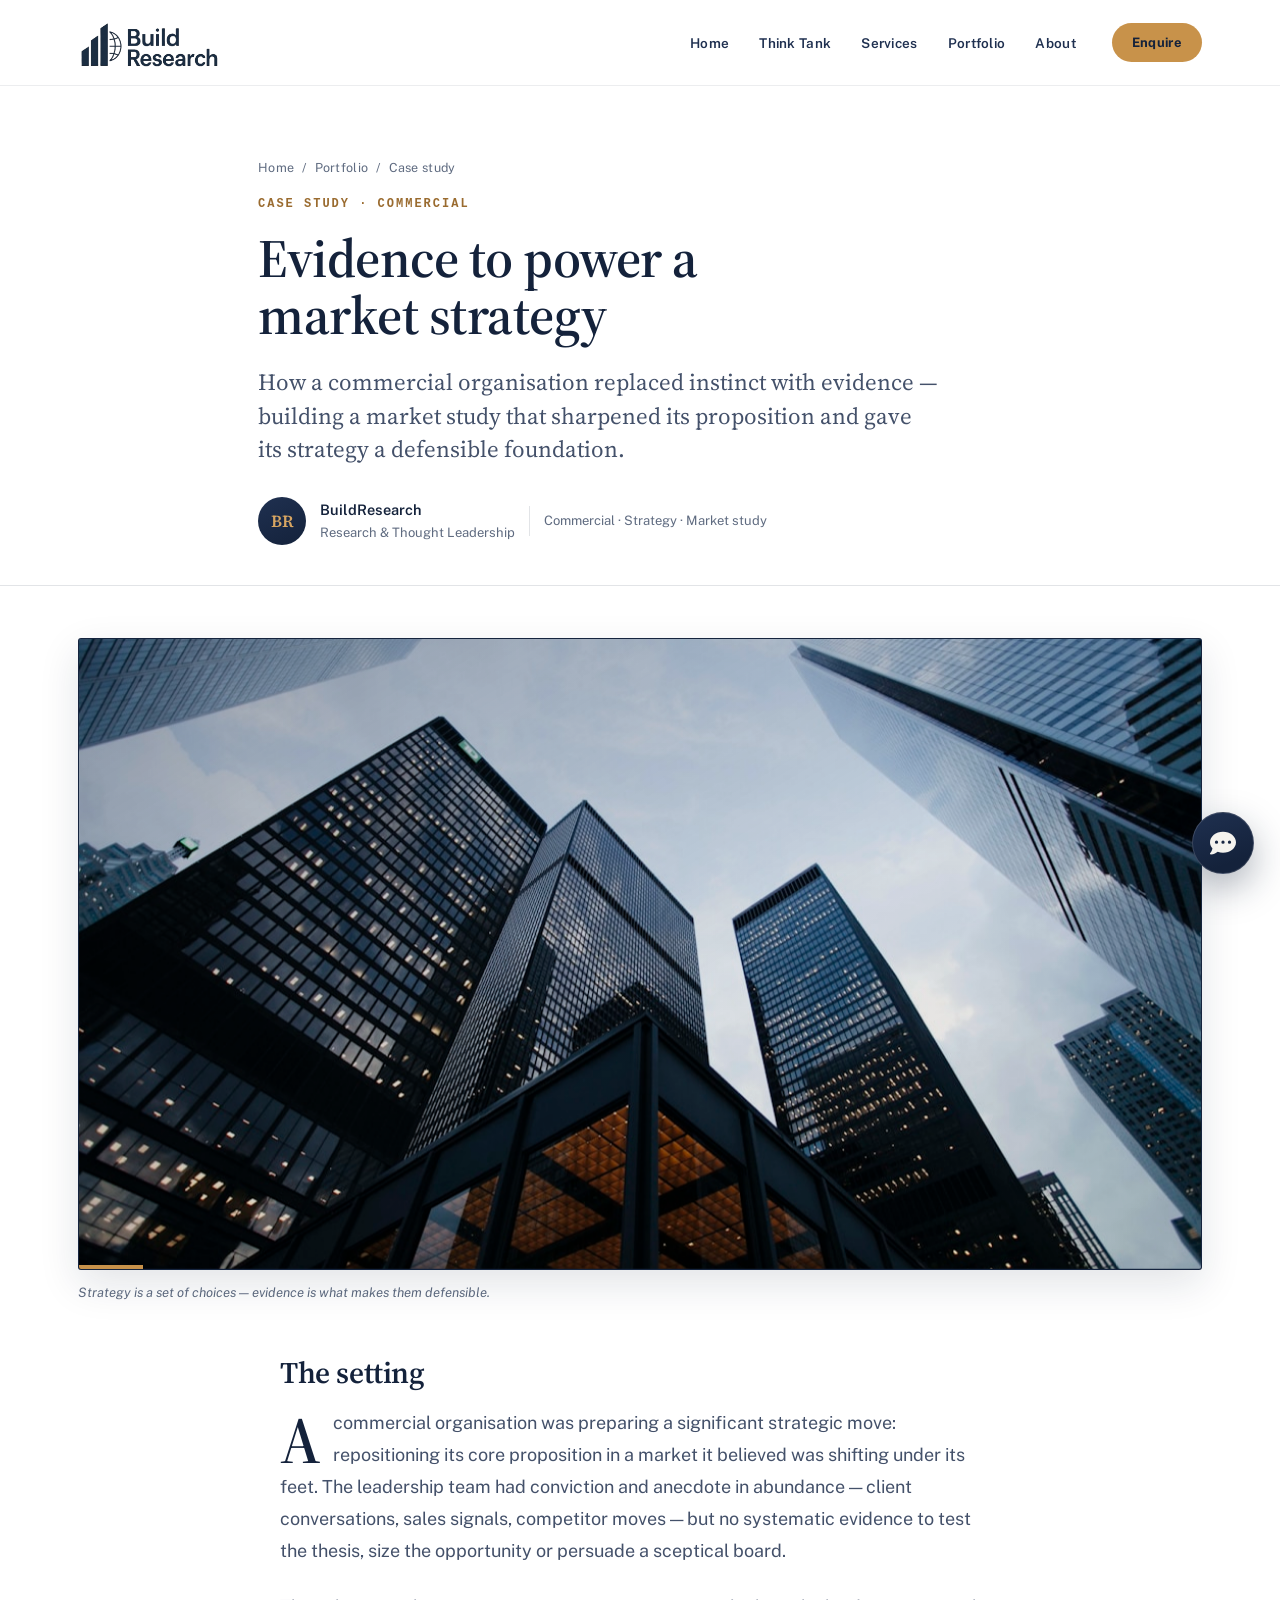
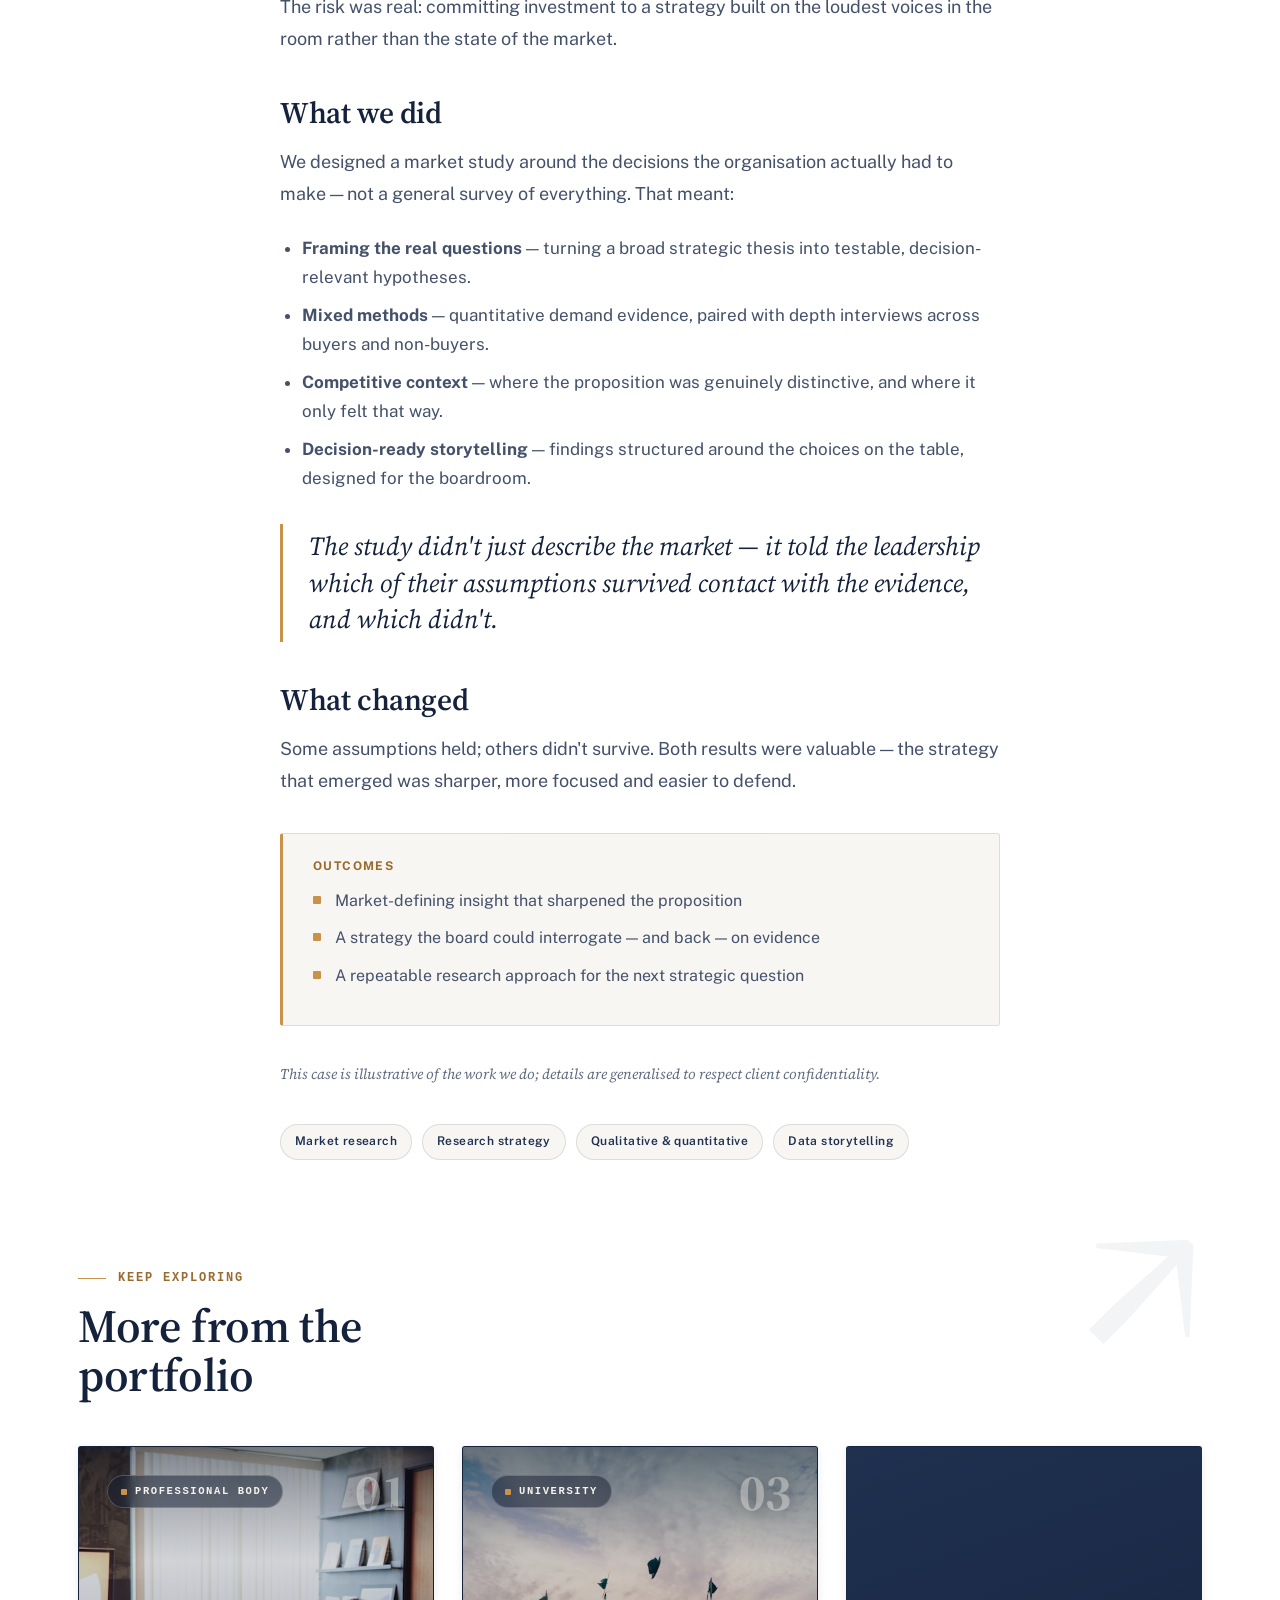
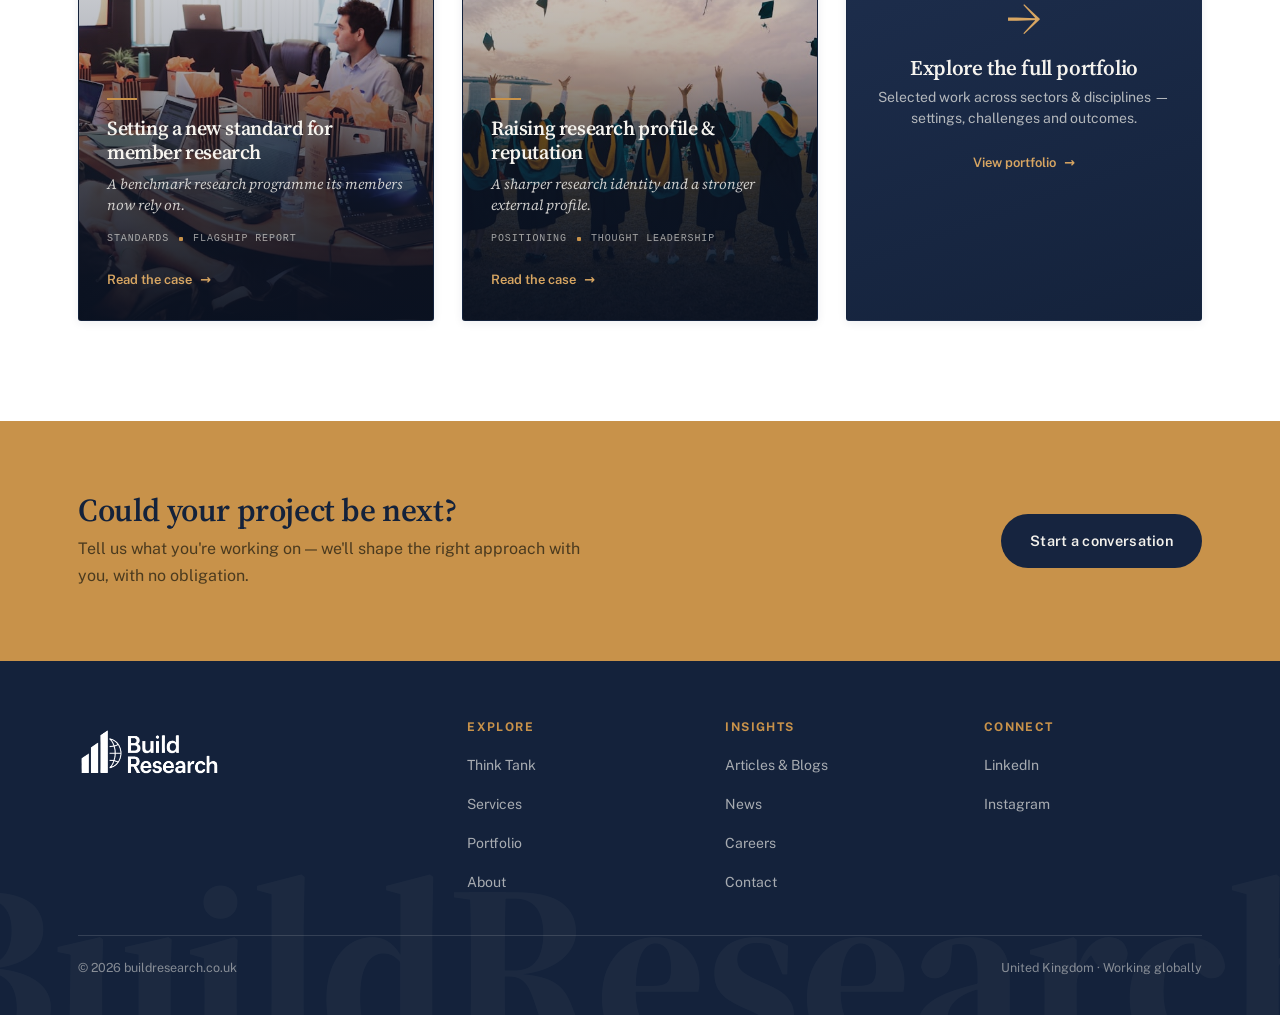
<file: case-market-strategy.html>
<!DOCTYPE html>
<html lang="en">
<head>
  <meta charset="utf-8">
  <meta name="viewport" content="width=device-width, initial-scale=1">
  <title>Evidence to power a market strategy — Case study — BuildResearch</title>
  <meta name="description" content="Case study: how rigorous market research sharpened a commercial organisation's proposition and gave its strategy an evidence base.">
  <meta name="theme-color" content="#16243F">
  <link rel="icon" href="assets/favicon.svg" type="image/svg+xml">
  <link rel="preconnect" href="https://fonts.googleapis.com">
  <link rel="preconnect" href="https://fonts.gstatic.com" crossorigin>
  <link href="https://fonts.googleapis.com/css2?family=Source+Serif+4:ital,opsz,wght@0,8..60,400;0,8..60,500;0,8..60,600;0,8..60,700;1,8..60,400;1,8..60,500&family=Public+Sans:wght@400;500;600;700&display=swap" rel="stylesheet">
  <link rel="stylesheet" href="css/styles.css">
</head>
<body>
  <a class="skip-link" href="#main">Skip to content</a>
  <div class="scroll-progress" aria-hidden="true"></div>

  <!-- ============ HEADER ============ -->
  <header class="site-header">
    <div class="container">
      <nav class="nav" aria-label="Primary">
        <a class="brand" href="index.html" aria-label="BuildResearch home">
          <img class="brand__logo" src="assets/logo.png" alt="BuildResearch logo" width="556" height="228">
        </a>
        <button class="nav__toggle" aria-label="Open menu" aria-controls="menu" aria-expanded="false">
          <span aria-hidden="true"></span>
        </button>
        <div class="nav__menu" id="menu">
          <ul class="nav__links">
            <li><a href="index.html">Home</a></li>
            <li><a href="think-tank.html">Think Tank</a></li>
            <li><a href="services.html">Services</a></li>
            <li><a href="portfolio.html">Portfolio</a></li>
            <li><a href="about.html">About</a></li>
          </ul>
          <a class="nav__cta" href="contact.html">Enquire</a>
        </div>
      </nav>
    </div>
  </header>

  <main id="main">

    <!-- ============ CASE HERO ============ -->
    <article>
      <header class="article-hero">
        <div class="container container--narrow" style="max-width:820px;">
          <p class="crumb reveal"><a href="index.html">Home</a> <span aria-hidden="true">/</span> <a href="portfolio.html">Portfolio</a> <span aria-hidden="true">/</span> Case study</p>
          <p class="article-kicker reveal" style="margin-top:16px;">Case study · Commercial</p>
          <h1 class="article-title reveal" data-delay="1">Evidence to power a market strategy</h1>
          <p class="article-standfirst reveal" data-delay="2">How a commercial organisation replaced instinct with evidence — building a market study that sharpened its proposition and gave its strategy a defensible foundation.</p>
          <div class="article-meta reveal" data-delay="3">
            <span class="avatar-sm" aria-hidden="true">BR</span>
            <div>
              <div class="m-name">BuildResearch</div>
              <div class="m-sub">Research &amp; Thought Leadership</div>
            </div>
            <span class="m-divider" aria-hidden="true"></span>
            <div class="m-sub">Commercial · Strategy · Market study</div>
          </div>
        </div>
      </header>

      <!-- ============ FEATURE IMAGE ============ -->
      <div class="container">
        <figure class="article-feature reveal-scale">
          <div class="media media--16x9 media--duotone media--frame media--accent">
            <img src="assets/images/work-commercial.jpg" alt="Corporate towers against the sky" decoding="async">
          </div>
          <figcaption>Strategy is a set of choices — evidence is what makes them defensible.</figcaption>
        </figure>
      </div>

      <!-- ============ BODY ============ -->
      <div class="container">
        <div class="article-body">
          <h2>The setting</h2>
          <p>A commercial organisation was preparing a significant strategic move: repositioning its core proposition in a market it believed was shifting under its feet. The leadership team had conviction and anecdote in abundance — client conversations, sales signals, competitor moves — but no systematic evidence to test the thesis, size the opportunity or persuade a sceptical board.</p>
          <p>The risk was real: committing investment to a strategy built on the loudest voices in the room rather than the state of the market.</p>

          <h2>What we did</h2>
          <p>We designed a market study around the decisions the organisation actually had to make — not a general survey of everything. That meant:</p>
          <ul>
            <li><strong>Framing the real questions</strong> — turning a broad strategic thesis into testable, decision-relevant hypotheses.</li>
            <li><strong>Mixed methods</strong> — quantitative demand evidence, paired with depth interviews across buyers and non-buyers.</li>
            <li><strong>Competitive context</strong> — where the proposition was genuinely distinctive, and where it only felt that way.</li>
            <li><strong>Decision-ready storytelling</strong> — findings structured around the choices on the table, designed for the boardroom.</li>
          </ul>

          <blockquote>The study didn't just describe the market — it told the leadership which of their assumptions survived contact with the evidence, and which didn't.</blockquote>

          <h2>What changed</h2>
          <p>Some assumptions held; others didn't survive. Both results were valuable — the strategy that emerged was sharper, more focused and easier to defend.</p>
          <div class="callout">
            <h4>Outcomes</h4>
            <ul>
              <li>Market-defining insight that sharpened the proposition</li>
              <li>A strategy the board could interrogate — and back — on evidence</li>
              <li>A repeatable research approach for the next strategic question</li>
            </ul>
          </div>

          <p style="font-family:var(--serif); font-style:italic; font-size:14.5px; color:var(--muted);">This case is illustrative of the work we do; details are generalised to respect client confidentiality.</p>
        </div>

        <!-- services used -->
        <div class="article-tags reveal">
          <a class="tag" href="services.html">Market research</a>
          <a class="tag" href="services.html">Research strategy</a>
          <a class="tag" href="services.html">Qualitative &amp; quantitative</a>
          <a class="tag" href="services.html">Data storytelling</a>
        </div>
      </div>
    </article>

    <!-- ============ MORE CASES ============ -->
    <section class="section">
      <div class="container">
        <div class="s-head reveal">
          <div class="s-head__main">
            <span class="s-index">Keep exploring</span>
            <h2>More from the portfolio</h2>
          </div>
          <span class="s-ghost" aria-hidden="true">↗</span>
        </div>
        <div class="case-cards">
          <a class="case-card reveal" href="case-member-research.html">
            <img src="assets/images/work-professional.jpg" alt="Strategy and planning at a desk" loading="lazy" decoding="async">
            <div class="case-card__inner">
              <span class="case-card__tag"><span class="d"></span> Professional body</span>
              <span class="case-card__no" aria-hidden="true">01</span>
              <div class="case-card__foot">
                <span class="case-card__rule" aria-hidden="true"></span>
                <h3>Setting a new standard for member research</h3>
                <p class="case-card__result">A benchmark research programme its members now rely on.</p>
                <div class="case-card__meta"><span>Standards</span><span class="dot"></span><span>Flagship report</span></div>
                <span class="case-card__read">Read the case <span aria-hidden="true">→</span></span>
              </div>
            </div>
          </a>
          <a class="case-card reveal" data-delay="1" href="case-university-profile.html">
            <img src="assets/images/work-university.jpg" alt="University campus building" loading="lazy" decoding="async">
            <div class="case-card__inner">
              <span class="case-card__tag"><span class="d"></span> University</span>
              <span class="case-card__no" aria-hidden="true">03</span>
              <div class="case-card__foot">
                <span class="case-card__rule" aria-hidden="true"></span>
                <h3>Raising research profile &amp; reputation</h3>
                <p class="case-card__result">A sharper research identity and a stronger external profile.</p>
                <div class="case-card__meta"><span>Positioning</span><span class="dot"></span><span>Thought leadership</span></div>
                <span class="case-card__read">Read the case <span aria-hidden="true">→</span></span>
              </div>
            </div>
          </a>
          <a class="case-card case-card--cta reveal" data-delay="2" href="portfolio.html">
            <div class="inner">
              <span class="n" aria-hidden="true">→</span>
              <h3>Explore the full portfolio</h3>
              <p>Selected work across sectors &amp; disciplines — settings, challenges and outcomes.</p>
              <span class="case-card__read">View portfolio <span aria-hidden="true">→</span></span>
            </div>
          </a>
        </div>
      </div>
    </section>

    <!-- ============ CTA ============ -->
    <section class="section--tight cta-gold">
      <div class="container cta-gold" style="padding-block:0;">
        <div class="reveal">
          <h2>Could your project be next?</h2>
          <p>Tell us what you're working on — we'll shape the right approach with you, with no obligation.</p>
        </div>
        <a class="btn btn--primary reveal" data-delay="1" href="contact.html">Start a conversation</a>
      </div>
    </section>

  </main>

  <!-- ============ FOOTER ============ -->
  <footer class="site-footer">
    <div class="container">
      <div class="footer__grid">
        <div class="footer__brand">
          <a class="brand" href="index.html" aria-label="BuildResearch home">
            <img class="brand__logo brand__logo--light" src="assets/logo.png" alt="BuildResearch logo" width="556" height="228">
          </a>
        </div>
        <div class="footer__col">
          <h4>Explore</h4>
          <ul>
            <li><a href="think-tank.html">Think Tank</a></li>
            <li><a href="services.html">Services</a></li>
            <li><a href="portfolio.html">Portfolio</a></li>
            <li><a href="about.html">About</a></li>
          </ul>
        </div>
        <div class="footer__col">
          <h4>Insights</h4>
          <ul>
            <li><a href="contact.html">Articles &amp; Blogs</a></li>
            <li><a href="contact.html">News</a></li>
            <li><a href="contact.html">Careers</a></li>
            <li><a href="contact.html">Contact</a></li>
          </ul>
        </div>
        <div class="footer__col">
          <h4>Connect</h4>
          <ul>
            <li><a href="https://www.linkedin.com" target="_blank" rel="noopener">LinkedIn</a></li>
            <li><a href="https://www.instagram.com" target="_blank" rel="noopener">Instagram</a></li>
          </ul>
        </div>
      </div>
      <div class="footer__bottom">
        <span>© <span data-year>2026</span> buildresearch.co.uk</span>
        <span>United Kingdom · Working globally</span>
      </div>
    </div>
  </footer>

  <script src="js/main.js" defer></script>
  <script src="js/chat.js" defer></script>
</body>
</html>
</file>
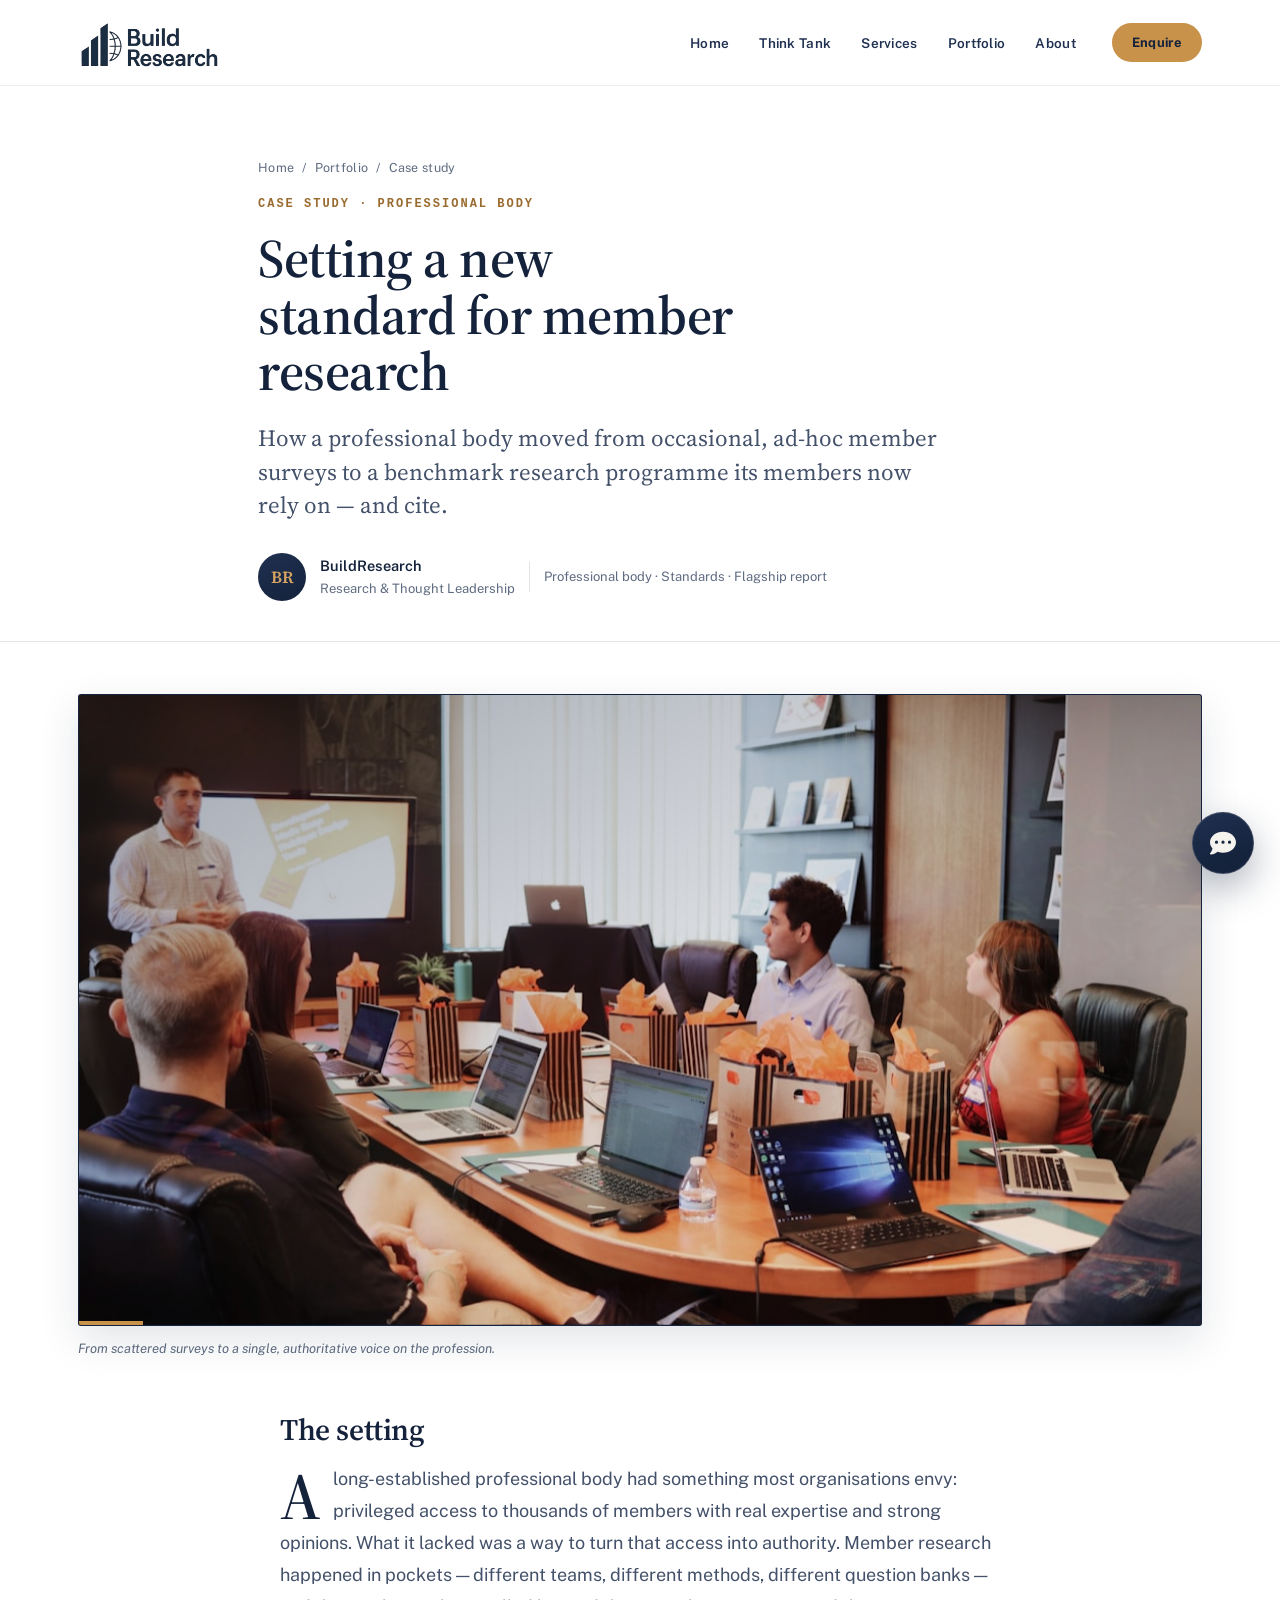
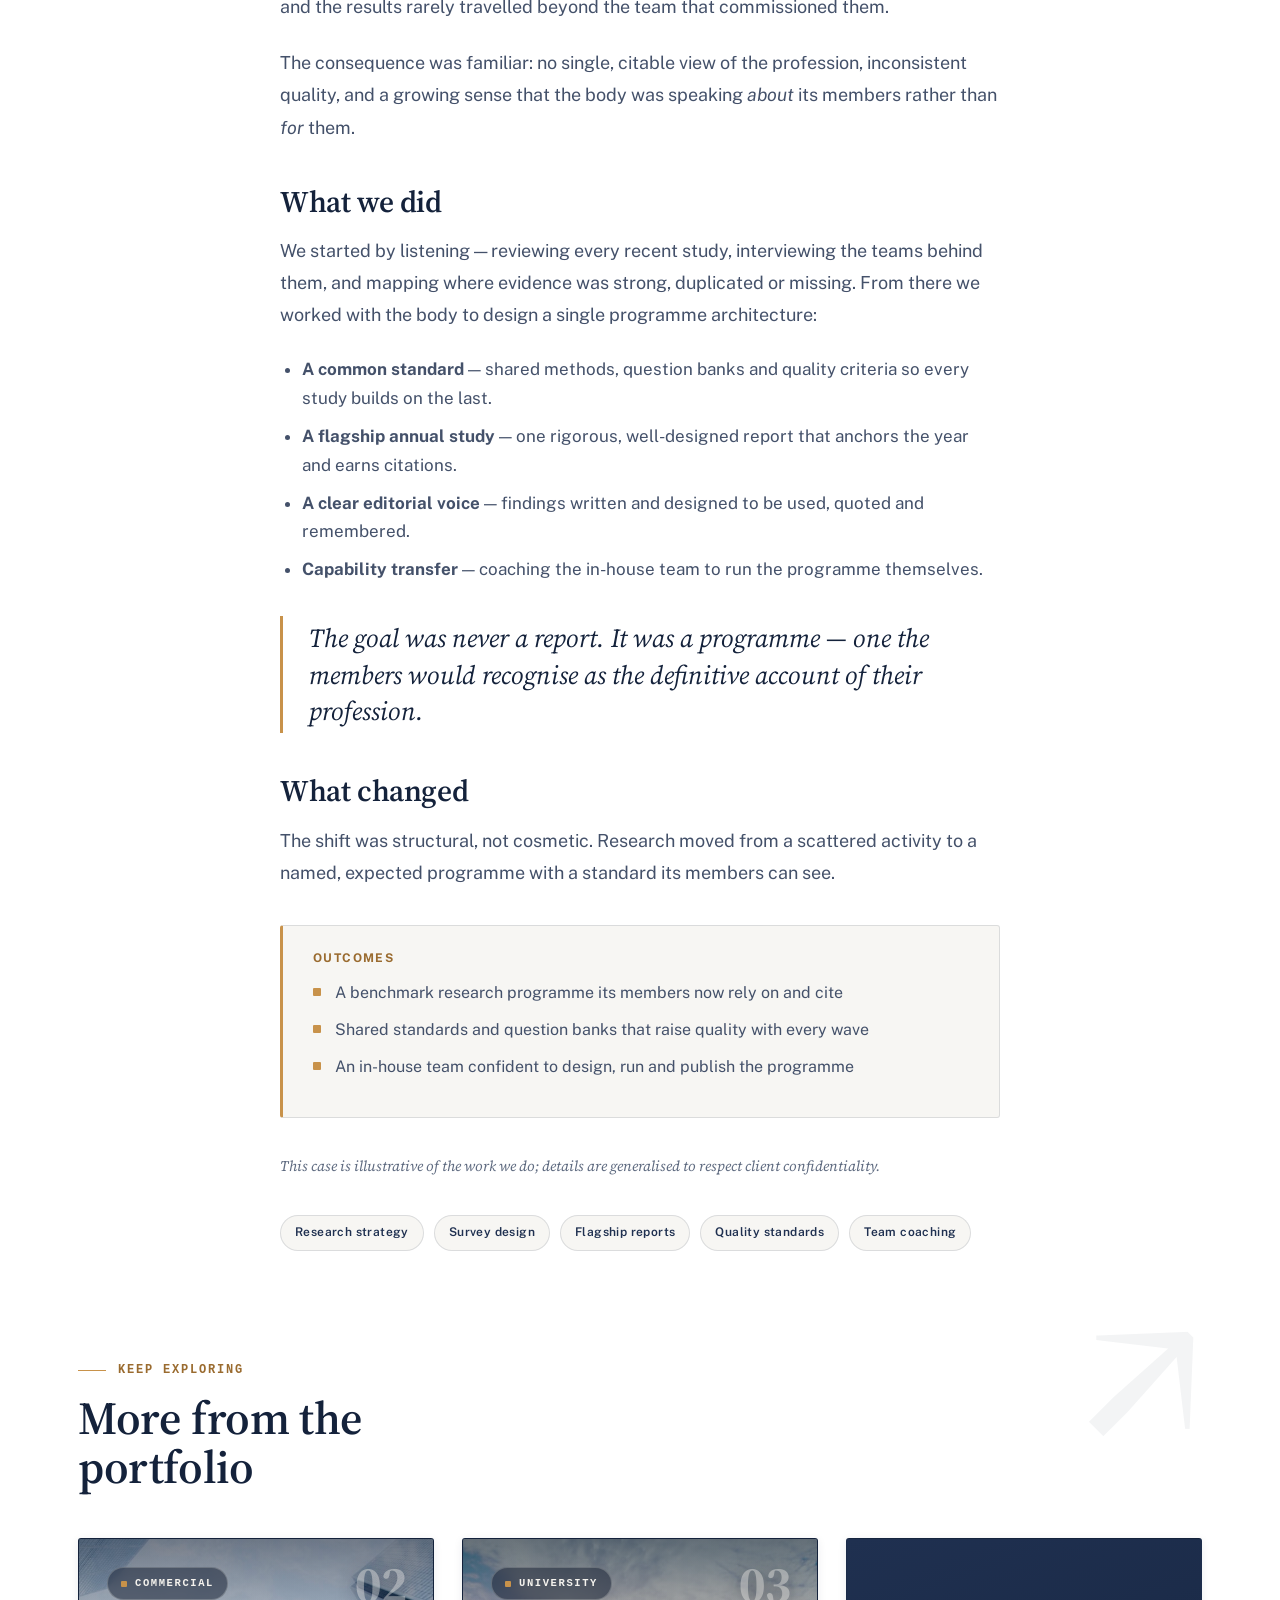
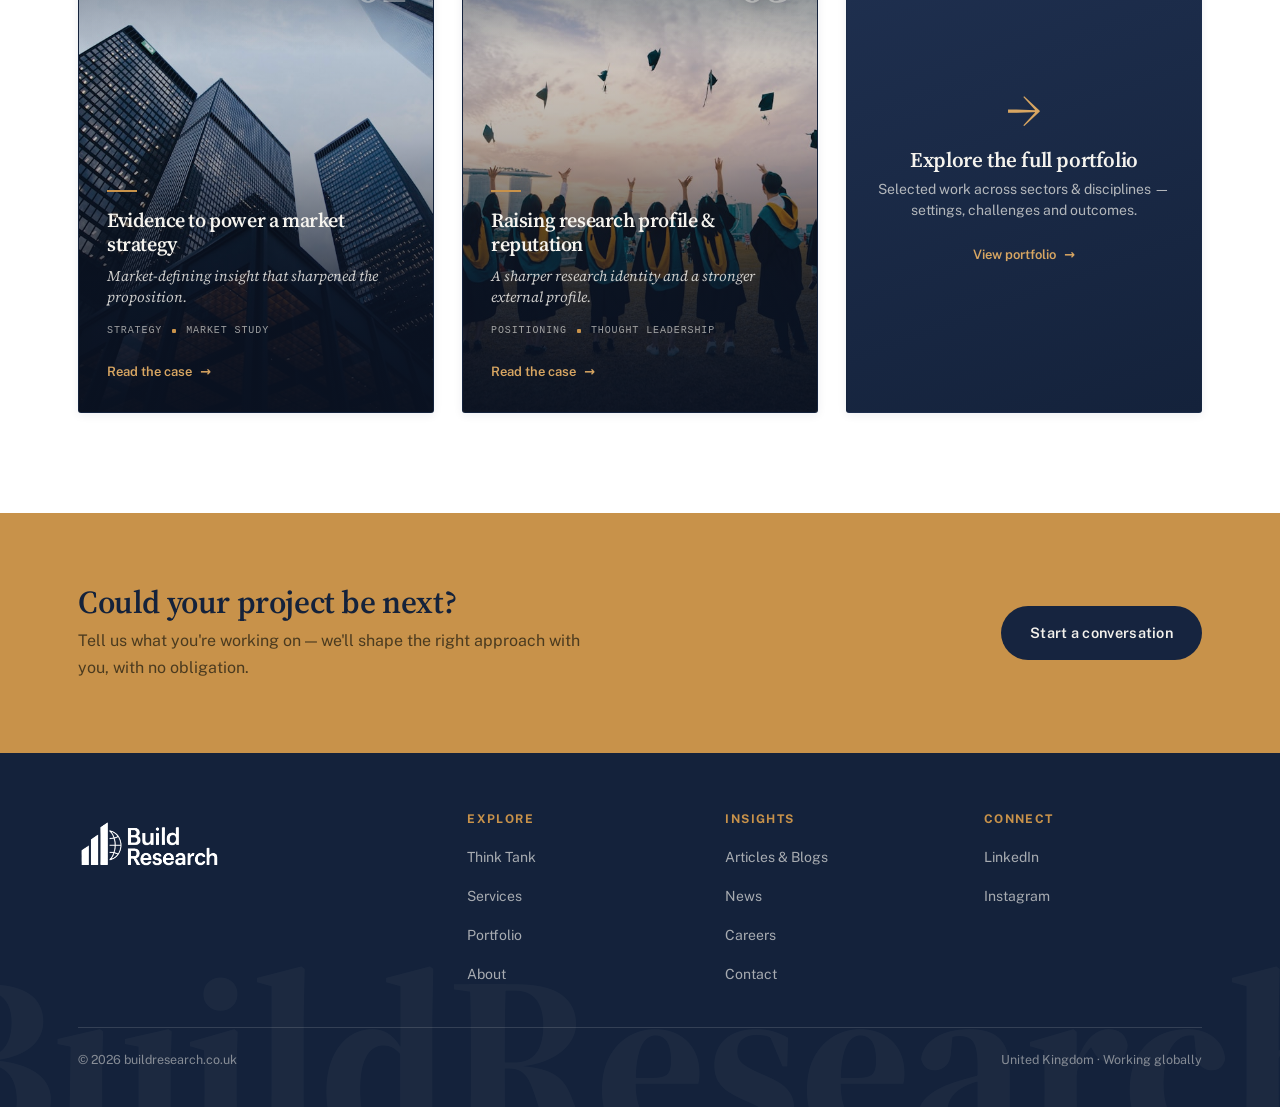
<file: case-member-research.html>
<!DOCTYPE html>
<html lang="en">
<head>
  <meta charset="utf-8">
  <meta name="viewport" content="width=device-width, initial-scale=1">
  <title>Setting a new standard for member research — Case study — BuildResearch</title>
  <meta name="description" content="Case study: how a professional body turned occasional member surveys into a benchmark research programme its members rely on.">
  <meta name="theme-color" content="#16243F">
  <link rel="icon" href="assets/favicon.svg" type="image/svg+xml">
  <link rel="preconnect" href="https://fonts.googleapis.com">
  <link rel="preconnect" href="https://fonts.gstatic.com" crossorigin>
  <link href="https://fonts.googleapis.com/css2?family=Source+Serif+4:ital,opsz,wght@0,8..60,400;0,8..60,500;0,8..60,600;0,8..60,700;1,8..60,400;1,8..60,500&family=Public+Sans:wght@400;500;600;700&display=swap" rel="stylesheet">
  <link rel="stylesheet" href="css/styles.css">
</head>
<body>
  <a class="skip-link" href="#main">Skip to content</a>
  <div class="scroll-progress" aria-hidden="true"></div>

  <!-- ============ HEADER ============ -->
  <header class="site-header">
    <div class="container">
      <nav class="nav" aria-label="Primary">
        <a class="brand" href="index.html" aria-label="BuildResearch home">
          <img class="brand__logo" src="assets/logo.png" alt="BuildResearch logo" width="556" height="228">
        </a>
        <button class="nav__toggle" aria-label="Open menu" aria-controls="menu" aria-expanded="false">
          <span aria-hidden="true"></span>
        </button>
        <div class="nav__menu" id="menu">
          <ul class="nav__links">
            <li><a href="index.html">Home</a></li>
            <li><a href="think-tank.html">Think Tank</a></li>
            <li><a href="services.html">Services</a></li>
            <li><a href="portfolio.html">Portfolio</a></li>
            <li><a href="about.html">About</a></li>
          </ul>
          <a class="nav__cta" href="contact.html">Enquire</a>
        </div>
      </nav>
    </div>
  </header>

  <main id="main">

    <!-- ============ CASE HERO ============ -->
    <article>
      <header class="article-hero">
        <div class="container container--narrow" style="max-width:820px;">
          <p class="crumb reveal"><a href="index.html">Home</a> <span aria-hidden="true">/</span> <a href="portfolio.html">Portfolio</a> <span aria-hidden="true">/</span> Case study</p>
          <p class="article-kicker reveal" style="margin-top:16px;">Case study · Professional body</p>
          <h1 class="article-title reveal" data-delay="1">Setting a new standard for member research</h1>
          <p class="article-standfirst reveal" data-delay="2">How a professional body moved from occasional, ad-hoc member surveys to a benchmark research programme its members now rely on — and cite.</p>
          <div class="article-meta reveal" data-delay="3">
            <span class="avatar-sm" aria-hidden="true">BR</span>
            <div>
              <div class="m-name">BuildResearch</div>
              <div class="m-sub">Research &amp; Thought Leadership</div>
            </div>
            <span class="m-divider" aria-hidden="true"></span>
            <div class="m-sub">Professional body · Standards · Flagship report</div>
          </div>
        </div>
      </header>

      <!-- ============ FEATURE IMAGE ============ -->
      <div class="container">
        <figure class="article-feature reveal-scale">
          <div class="media media--16x9 media--duotone media--frame media--accent">
            <img src="assets/images/work-professional.jpg" alt="Strategy and planning session at a desk" decoding="async">
          </div>
          <figcaption>From scattered surveys to a single, authoritative voice on the profession.</figcaption>
        </figure>
      </div>

      <!-- ============ BODY ============ -->
      <div class="container">
        <div class="article-body">
          <h2>The setting</h2>
          <p>A long-established professional body had something most organisations envy: privileged access to thousands of members with real expertise and strong opinions. What it lacked was a way to turn that access into authority. Member research happened in pockets — different teams, different methods, different question banks — and the results rarely travelled beyond the team that commissioned them.</p>
          <p>The consequence was familiar: no single, citable view of the profession, inconsistent quality, and a growing sense that the body was speaking <em>about</em> its members rather than <em>for</em> them.</p>

          <h2>What we did</h2>
          <p>We started by listening — reviewing every recent study, interviewing the teams behind them, and mapping where evidence was strong, duplicated or missing. From there we worked with the body to design a single programme architecture:</p>
          <ul>
            <li><strong>A common standard</strong> — shared methods, question banks and quality criteria so every study builds on the last.</li>
            <li><strong>A flagship annual study</strong> — one rigorous, well-designed report that anchors the year and earns citations.</li>
            <li><strong>A clear editorial voice</strong> — findings written and designed to be used, quoted and remembered.</li>
            <li><strong>Capability transfer</strong> — coaching the in-house team to run the programme themselves.</li>
          </ul>

          <blockquote>The goal was never a report. It was a programme — one the members would recognise as the definitive account of their profession.</blockquote>

          <h2>What changed</h2>
          <p>The shift was structural, not cosmetic. Research moved from a scattered activity to a named, expected programme with a standard its members can see.</p>
          <div class="callout">
            <h4>Outcomes</h4>
            <ul>
              <li>A benchmark research programme its members now rely on and cite</li>
              <li>Shared standards and question banks that raise quality with every wave</li>
              <li>An in-house team confident to design, run and publish the programme</li>
            </ul>
          </div>

          <p style="font-family:var(--serif); font-style:italic; font-size:14.5px; color:var(--muted);">This case is illustrative of the work we do; details are generalised to respect client confidentiality.</p>
        </div>

        <!-- services used -->
        <div class="article-tags reveal">
          <a class="tag" href="services.html">Research strategy</a>
          <a class="tag" href="services.html">Survey design</a>
          <a class="tag" href="services.html">Flagship reports</a>
          <a class="tag" href="services.html">Quality standards</a>
          <a class="tag" href="services.html">Team coaching</a>
        </div>
      </div>
    </article>

    <!-- ============ MORE CASES ============ -->
    <section class="section">
      <div class="container">
        <div class="s-head reveal">
          <div class="s-head__main">
            <span class="s-index">Keep exploring</span>
            <h2>More from the portfolio</h2>
          </div>
          <span class="s-ghost" aria-hidden="true">↗</span>
        </div>
        <div class="case-cards">
          <a class="case-card reveal" href="case-market-strategy.html">
            <img src="assets/images/work-commercial.jpg" alt="Corporate towers against the sky" loading="lazy" decoding="async">
            <div class="case-card__inner">
              <span class="case-card__tag"><span class="d"></span> Commercial</span>
              <span class="case-card__no" aria-hidden="true">02</span>
              <div class="case-card__foot">
                <span class="case-card__rule" aria-hidden="true"></span>
                <h3>Evidence to power a market strategy</h3>
                <p class="case-card__result">Market-defining insight that sharpened the proposition.</p>
                <div class="case-card__meta"><span>Strategy</span><span class="dot"></span><span>Market study</span></div>
                <span class="case-card__read">Read the case <span aria-hidden="true">→</span></span>
              </div>
            </div>
          </a>
          <a class="case-card reveal" data-delay="1" href="case-university-profile.html">
            <img src="assets/images/work-university.jpg" alt="University campus building" loading="lazy" decoding="async">
            <div class="case-card__inner">
              <span class="case-card__tag"><span class="d"></span> University</span>
              <span class="case-card__no" aria-hidden="true">03</span>
              <div class="case-card__foot">
                <span class="case-card__rule" aria-hidden="true"></span>
                <h3>Raising research profile &amp; reputation</h3>
                <p class="case-card__result">A sharper research identity and a stronger external profile.</p>
                <div class="case-card__meta"><span>Positioning</span><span class="dot"></span><span>Thought leadership</span></div>
                <span class="case-card__read">Read the case <span aria-hidden="true">→</span></span>
              </div>
            </div>
          </a>
          <a class="case-card case-card--cta reveal" data-delay="2" href="portfolio.html">
            <div class="inner">
              <span class="n" aria-hidden="true">→</span>
              <h3>Explore the full portfolio</h3>
              <p>Selected work across sectors &amp; disciplines — settings, challenges and outcomes.</p>
              <span class="case-card__read">View portfolio <span aria-hidden="true">→</span></span>
            </div>
          </a>
        </div>
      </div>
    </section>

    <!-- ============ CTA ============ -->
    <section class="section--tight cta-gold">
      <div class="container cta-gold" style="padding-block:0;">
        <div class="reveal">
          <h2>Could your project be next?</h2>
          <p>Tell us what you're working on — we'll shape the right approach with you, with no obligation.</p>
        </div>
        <a class="btn btn--primary reveal" data-delay="1" href="contact.html">Start a conversation</a>
      </div>
    </section>

  </main>

  <!-- ============ FOOTER ============ -->
  <footer class="site-footer">
    <div class="container">
      <div class="footer__grid">
        <div class="footer__brand">
          <a class="brand" href="index.html" aria-label="BuildResearch home">
            <img class="brand__logo brand__logo--light" src="assets/logo.png" alt="BuildResearch logo" width="556" height="228">
          </a>
        </div>
        <div class="footer__col">
          <h4>Explore</h4>
          <ul>
            <li><a href="think-tank.html">Think Tank</a></li>
            <li><a href="services.html">Services</a></li>
            <li><a href="portfolio.html">Portfolio</a></li>
            <li><a href="about.html">About</a></li>
          </ul>
        </div>
        <div class="footer__col">
          <h4>Insights</h4>
          <ul>
            <li><a href="contact.html">Articles &amp; Blogs</a></li>
            <li><a href="contact.html">News</a></li>
            <li><a href="contact.html">Careers</a></li>
            <li><a href="contact.html">Contact</a></li>
          </ul>
        </div>
        <div class="footer__col">
          <h4>Connect</h4>
          <ul>
            <li><a href="https://www.linkedin.com" target="_blank" rel="noopener">LinkedIn</a></li>
            <li><a href="https://www.instagram.com" target="_blank" rel="noopener">Instagram</a></li>
          </ul>
        </div>
      </div>
      <div class="footer__bottom">
        <span>© <span data-year>2026</span> buildresearch.co.uk</span>
        <span>United Kingdom · Working globally</span>
      </div>
    </div>
  </footer>

  <script src="js/main.js" defer></script>
  <script src="js/chat.js" defer></script>
</body>
</html>
</file>
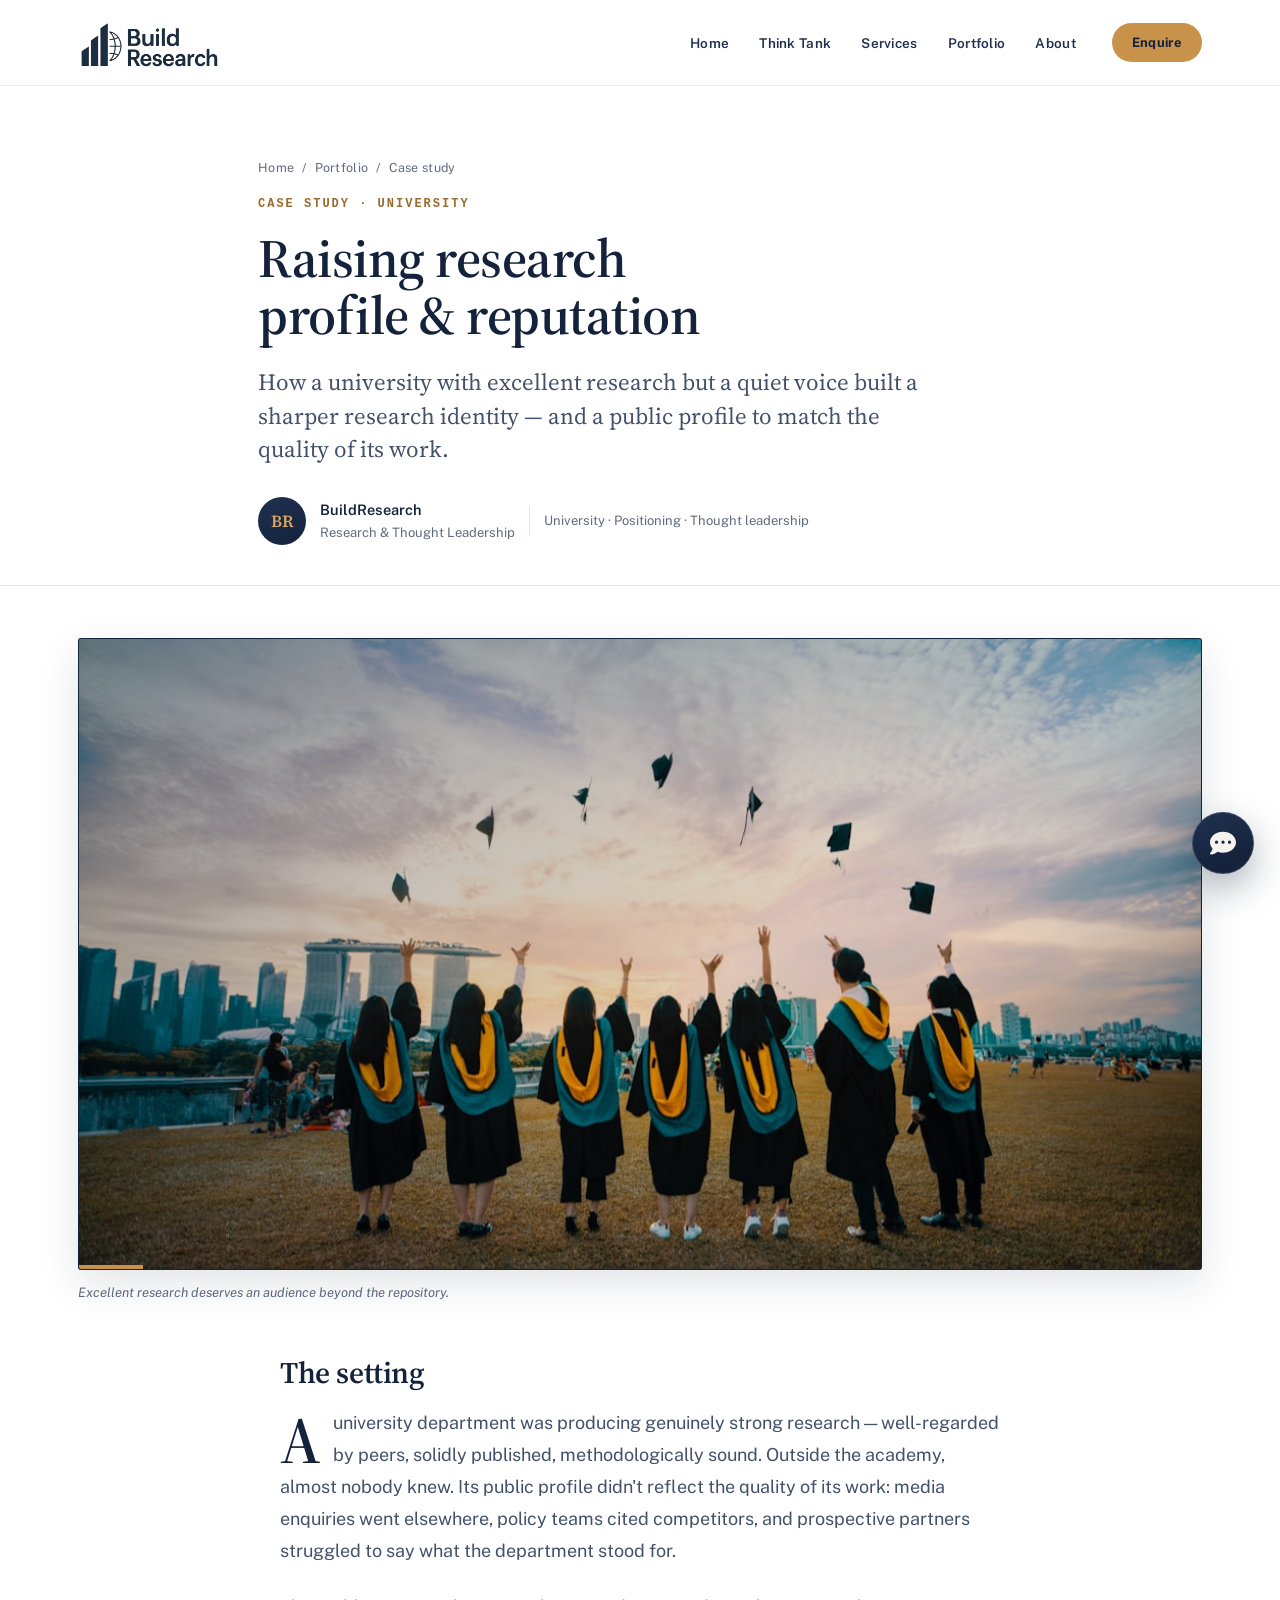
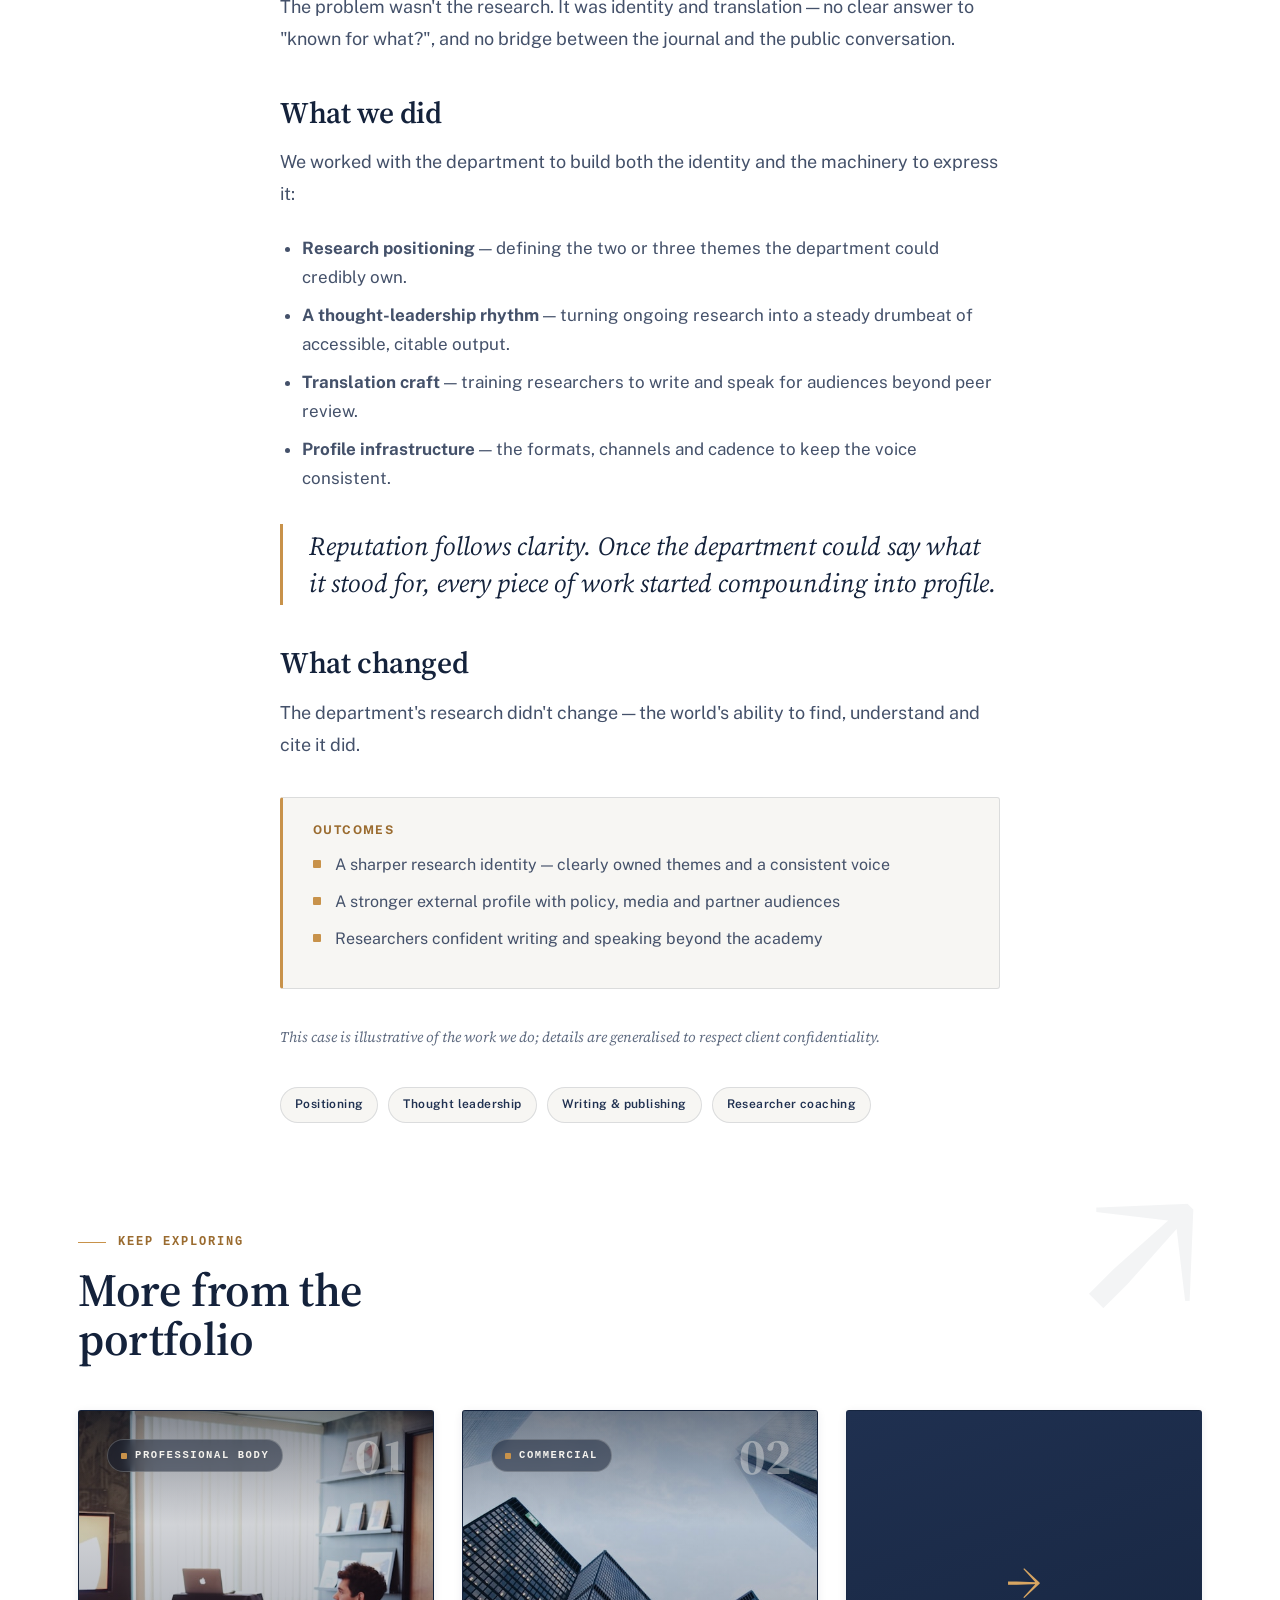
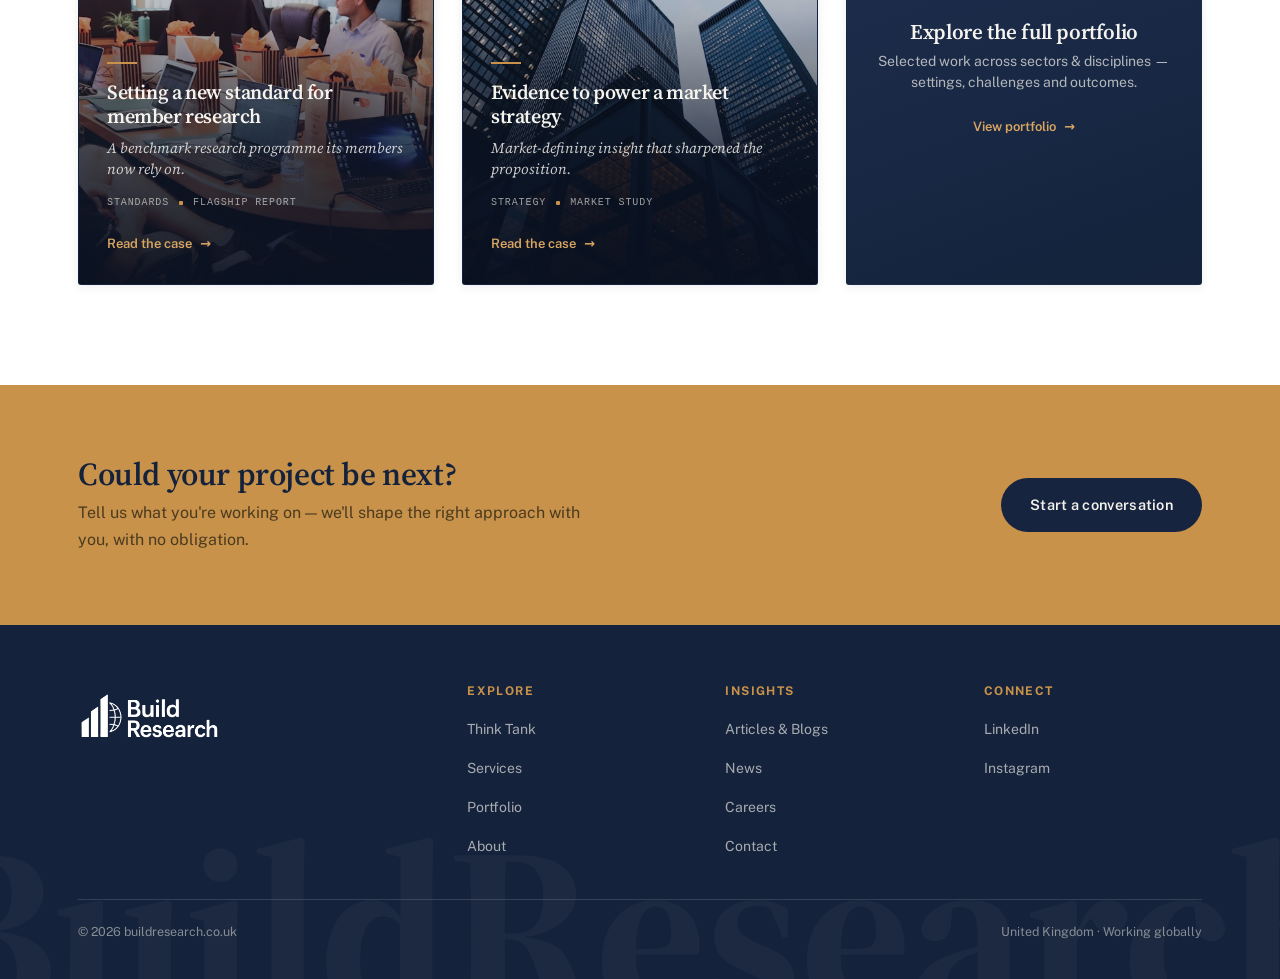
<file: case-university-profile.html>
<!DOCTYPE html>
<html lang="en">
<head>
  <meta charset="utf-8">
  <meta name="viewport" content="width=device-width, initial-scale=1">
  <title>Raising research profile &amp; reputation — Case study — BuildResearch</title>
  <meta name="description" content="Case study: how a university sharpened its research identity and built a stronger external profile through focused thought leadership.">
  <meta name="theme-color" content="#16243F">
  <link rel="icon" href="assets/favicon.svg" type="image/svg+xml">
  <link rel="preconnect" href="https://fonts.googleapis.com">
  <link rel="preconnect" href="https://fonts.gstatic.com" crossorigin>
  <link href="https://fonts.googleapis.com/css2?family=Source+Serif+4:ital,opsz,wght@0,8..60,400;0,8..60,500;0,8..60,600;0,8..60,700;1,8..60,400;1,8..60,500&family=Public+Sans:wght@400;500;600;700&display=swap" rel="stylesheet">
  <link rel="stylesheet" href="css/styles.css">
</head>
<body>
  <a class="skip-link" href="#main">Skip to content</a>
  <div class="scroll-progress" aria-hidden="true"></div>

  <!-- ============ HEADER ============ -->
  <header class="site-header">
    <div class="container">
      <nav class="nav" aria-label="Primary">
        <a class="brand" href="index.html" aria-label="BuildResearch home">
          <img class="brand__logo" src="assets/logo.png" alt="BuildResearch logo" width="556" height="228">
        </a>
        <button class="nav__toggle" aria-label="Open menu" aria-controls="menu" aria-expanded="false">
          <span aria-hidden="true"></span>
        </button>
        <div class="nav__menu" id="menu">
          <ul class="nav__links">
            <li><a href="index.html">Home</a></li>
            <li><a href="think-tank.html">Think Tank</a></li>
            <li><a href="services.html">Services</a></li>
            <li><a href="portfolio.html">Portfolio</a></li>
            <li><a href="about.html">About</a></li>
          </ul>
          <a class="nav__cta" href="contact.html">Enquire</a>
        </div>
      </nav>
    </div>
  </header>

  <main id="main">

    <!-- ============ CASE HERO ============ -->
    <article>
      <header class="article-hero">
        <div class="container container--narrow" style="max-width:820px;">
          <p class="crumb reveal"><a href="index.html">Home</a> <span aria-hidden="true">/</span> <a href="portfolio.html">Portfolio</a> <span aria-hidden="true">/</span> Case study</p>
          <p class="article-kicker reveal" style="margin-top:16px;">Case study · University</p>
          <h1 class="article-title reveal" data-delay="1">Raising research profile &amp; reputation</h1>
          <p class="article-standfirst reveal" data-delay="2">How a university with excellent research but a quiet voice built a sharper research identity — and a public profile to match the quality of its work.</p>
          <div class="article-meta reveal" data-delay="3">
            <span class="avatar-sm" aria-hidden="true">BR</span>
            <div>
              <div class="m-name">BuildResearch</div>
              <div class="m-sub">Research &amp; Thought Leadership</div>
            </div>
            <span class="m-divider" aria-hidden="true"></span>
            <div class="m-sub">University · Positioning · Thought leadership</div>
          </div>
        </div>
      </header>

      <!-- ============ FEATURE IMAGE ============ -->
      <div class="container">
        <figure class="article-feature reveal-scale">
          <div class="media media--16x9 media--duotone media--frame media--accent">
            <img src="assets/images/work-university.jpg" alt="Graduates celebrating outside a university building" decoding="async">
          </div>
          <figcaption>Excellent research deserves an audience beyond the repository.</figcaption>
        </figure>
      </div>

      <!-- ============ BODY ============ -->
      <div class="container">
        <div class="article-body">
          <h2>The setting</h2>
          <p>A university department was producing genuinely strong research — well-regarded by peers, solidly published, methodologically sound. Outside the academy, almost nobody knew. Its public profile didn't reflect the quality of its work: media enquiries went elsewhere, policy teams cited competitors, and prospective partners struggled to say what the department stood for.</p>
          <p>The problem wasn't the research. It was identity and translation — no clear answer to "known for what?", and no bridge between the journal and the public conversation.</p>

          <h2>What we did</h2>
          <p>We worked with the department to build both the identity and the machinery to express it:</p>
          <ul>
            <li><strong>Research positioning</strong> — defining the two or three themes the department could credibly own.</li>
            <li><strong>A thought-leadership rhythm</strong> — turning ongoing research into a steady drumbeat of accessible, citable output.</li>
            <li><strong>Translation craft</strong> — training researchers to write and speak for audiences beyond peer review.</li>
            <li><strong>Profile infrastructure</strong> — the formats, channels and cadence to keep the voice consistent.</li>
          </ul>

          <blockquote>Reputation follows clarity. Once the department could say what it stood for, every piece of work started compounding into profile.</blockquote>

          <h2>What changed</h2>
          <p>The department's research didn't change — the world's ability to find, understand and cite it did.</p>
          <div class="callout">
            <h4>Outcomes</h4>
            <ul>
              <li>A sharper research identity — clearly owned themes and a consistent voice</li>
              <li>A stronger external profile with policy, media and partner audiences</li>
              <li>Researchers confident writing and speaking beyond the academy</li>
            </ul>
          </div>

          <p style="font-family:var(--serif); font-style:italic; font-size:14.5px; color:var(--muted);">This case is illustrative of the work we do; details are generalised to respect client confidentiality.</p>
        </div>

        <!-- services used -->
        <div class="article-tags reveal">
          <a class="tag" href="services.html">Positioning</a>
          <a class="tag" href="services.html">Thought leadership</a>
          <a class="tag" href="services.html">Writing &amp; publishing</a>
          <a class="tag" href="services.html">Researcher coaching</a>
        </div>
      </div>
    </article>

    <!-- ============ MORE CASES ============ -->
    <section class="section">
      <div class="container">
        <div class="s-head reveal">
          <div class="s-head__main">
            <span class="s-index">Keep exploring</span>
            <h2>More from the portfolio</h2>
          </div>
          <span class="s-ghost" aria-hidden="true">↗</span>
        </div>
        <div class="case-cards">
          <a class="case-card reveal" href="case-member-research.html">
            <img src="assets/images/work-professional.jpg" alt="Strategy and planning at a desk" loading="lazy" decoding="async">
            <div class="case-card__inner">
              <span class="case-card__tag"><span class="d"></span> Professional body</span>
              <span class="case-card__no" aria-hidden="true">01</span>
              <div class="case-card__foot">
                <span class="case-card__rule" aria-hidden="true"></span>
                <h3>Setting a new standard for member research</h3>
                <p class="case-card__result">A benchmark research programme its members now rely on.</p>
                <div class="case-card__meta"><span>Standards</span><span class="dot"></span><span>Flagship report</span></div>
                <span class="case-card__read">Read the case <span aria-hidden="true">→</span></span>
              </div>
            </div>
          </a>
          <a class="case-card reveal" data-delay="1" href="case-market-strategy.html">
            <img src="assets/images/work-commercial.jpg" alt="Corporate towers against the sky" loading="lazy" decoding="async">
            <div class="case-card__inner">
              <span class="case-card__tag"><span class="d"></span> Commercial</span>
              <span class="case-card__no" aria-hidden="true">02</span>
              <div class="case-card__foot">
                <span class="case-card__rule" aria-hidden="true"></span>
                <h3>Evidence to power a market strategy</h3>
                <p class="case-card__result">Market-defining insight that sharpened the proposition.</p>
                <div class="case-card__meta"><span>Strategy</span><span class="dot"></span><span>Market study</span></div>
                <span class="case-card__read">Read the case <span aria-hidden="true">→</span></span>
              </div>
            </div>
          </a>
          <a class="case-card case-card--cta reveal" data-delay="2" href="portfolio.html">
            <div class="inner">
              <span class="n" aria-hidden="true">→</span>
              <h3>Explore the full portfolio</h3>
              <p>Selected work across sectors &amp; disciplines — settings, challenges and outcomes.</p>
              <span class="case-card__read">View portfolio <span aria-hidden="true">→</span></span>
            </div>
          </a>
        </div>
      </div>
    </section>

    <!-- ============ CTA ============ -->
    <section class="section--tight cta-gold">
      <div class="container cta-gold" style="padding-block:0;">
        <div class="reveal">
          <h2>Could your project be next?</h2>
          <p>Tell us what you're working on — we'll shape the right approach with you, with no obligation.</p>
        </div>
        <a class="btn btn--primary reveal" data-delay="1" href="contact.html">Start a conversation</a>
      </div>
    </section>

  </main>

  <!-- ============ FOOTER ============ -->
  <footer class="site-footer">
    <div class="container">
      <div class="footer__grid">
        <div class="footer__brand">
          <a class="brand" href="index.html" aria-label="BuildResearch home">
            <img class="brand__logo brand__logo--light" src="assets/logo.png" alt="BuildResearch logo" width="556" height="228">
          </a>
        </div>
        <div class="footer__col">
          <h4>Explore</h4>
          <ul>
            <li><a href="think-tank.html">Think Tank</a></li>
            <li><a href="services.html">Services</a></li>
            <li><a href="portfolio.html">Portfolio</a></li>
            <li><a href="about.html">About</a></li>
          </ul>
        </div>
        <div class="footer__col">
          <h4>Insights</h4>
          <ul>
            <li><a href="contact.html">Articles &amp; Blogs</a></li>
            <li><a href="contact.html">News</a></li>
            <li><a href="contact.html">Careers</a></li>
            <li><a href="contact.html">Contact</a></li>
          </ul>
        </div>
        <div class="footer__col">
          <h4>Connect</h4>
          <ul>
            <li><a href="https://www.linkedin.com" target="_blank" rel="noopener">LinkedIn</a></li>
            <li><a href="https://www.instagram.com" target="_blank" rel="noopener">Instagram</a></li>
          </ul>
        </div>
      </div>
      <div class="footer__bottom">
        <span>© <span data-year>2026</span> buildresearch.co.uk</span>
        <span>United Kingdom · Working globally</span>
      </div>
    </div>
  </footer>

  <script src="js/main.js" defer></script>
  <script src="js/chat.js" defer></script>
</body>
</html>
</file>
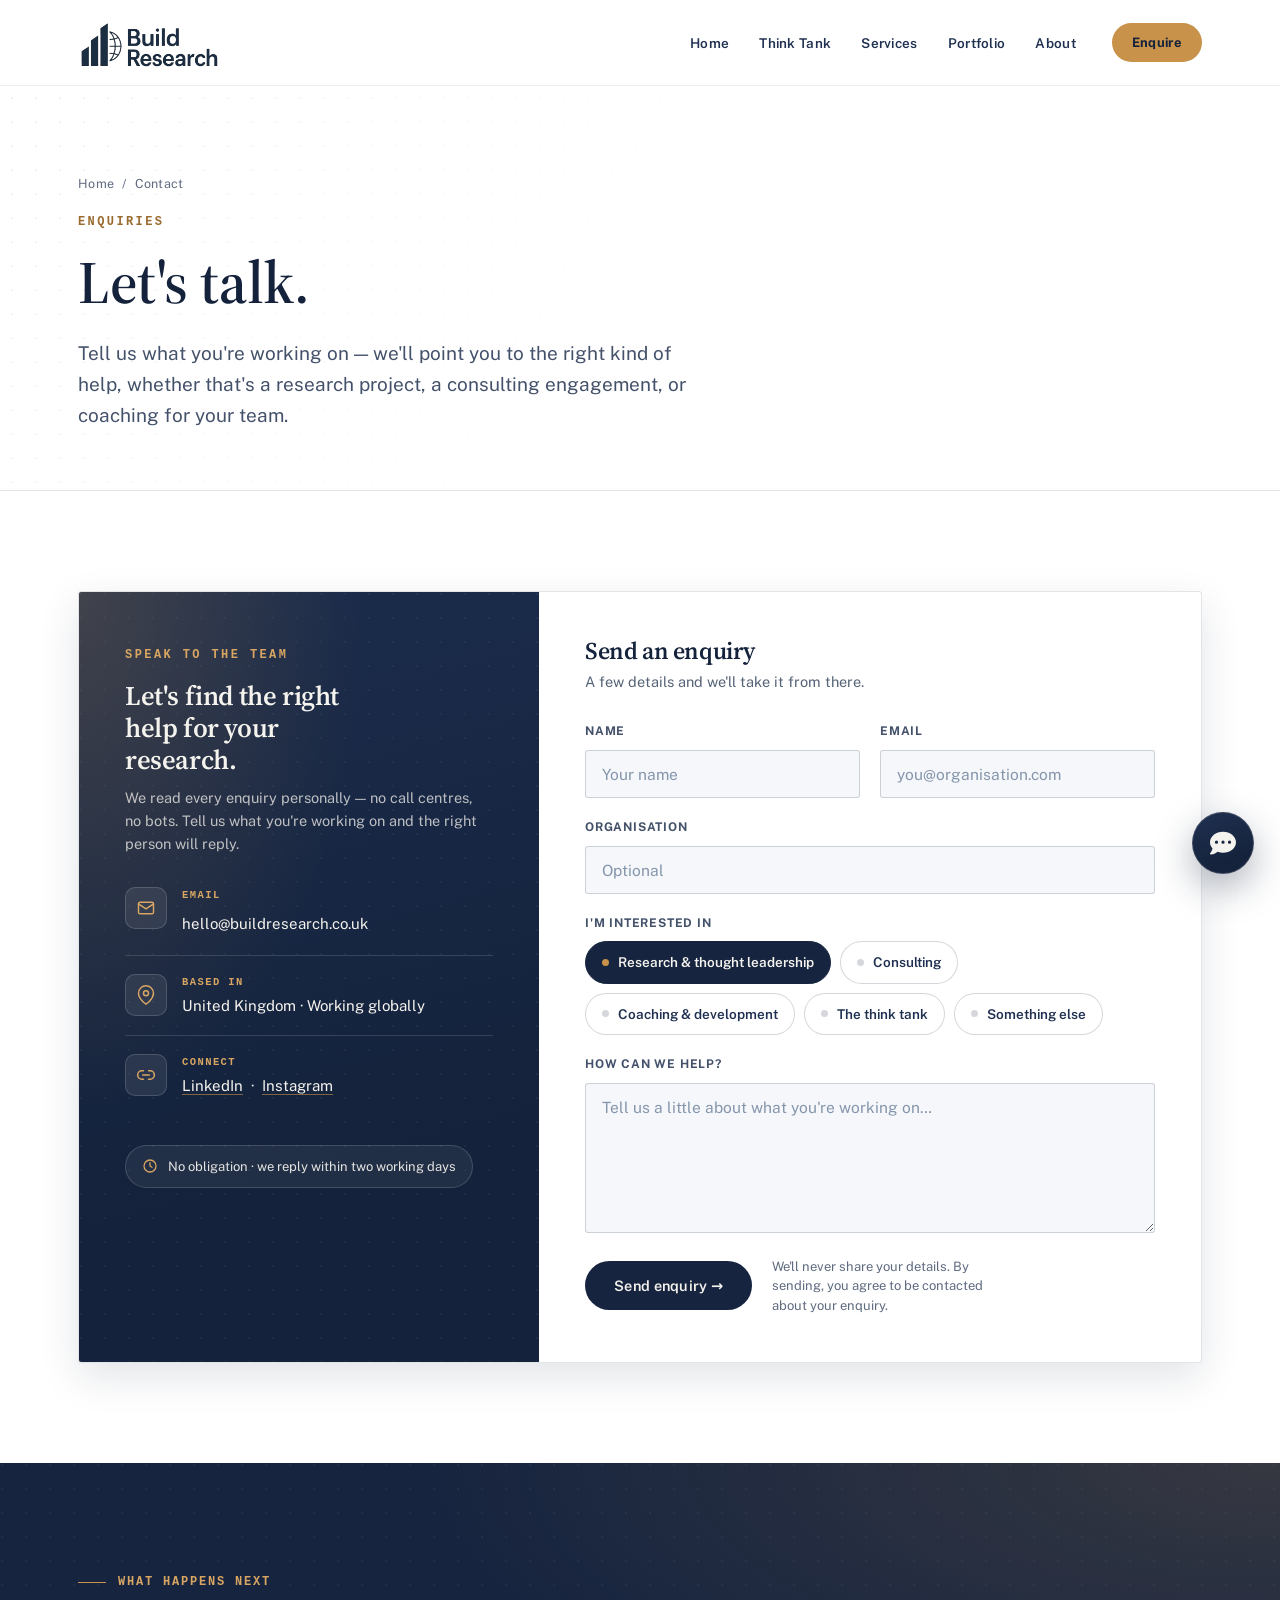
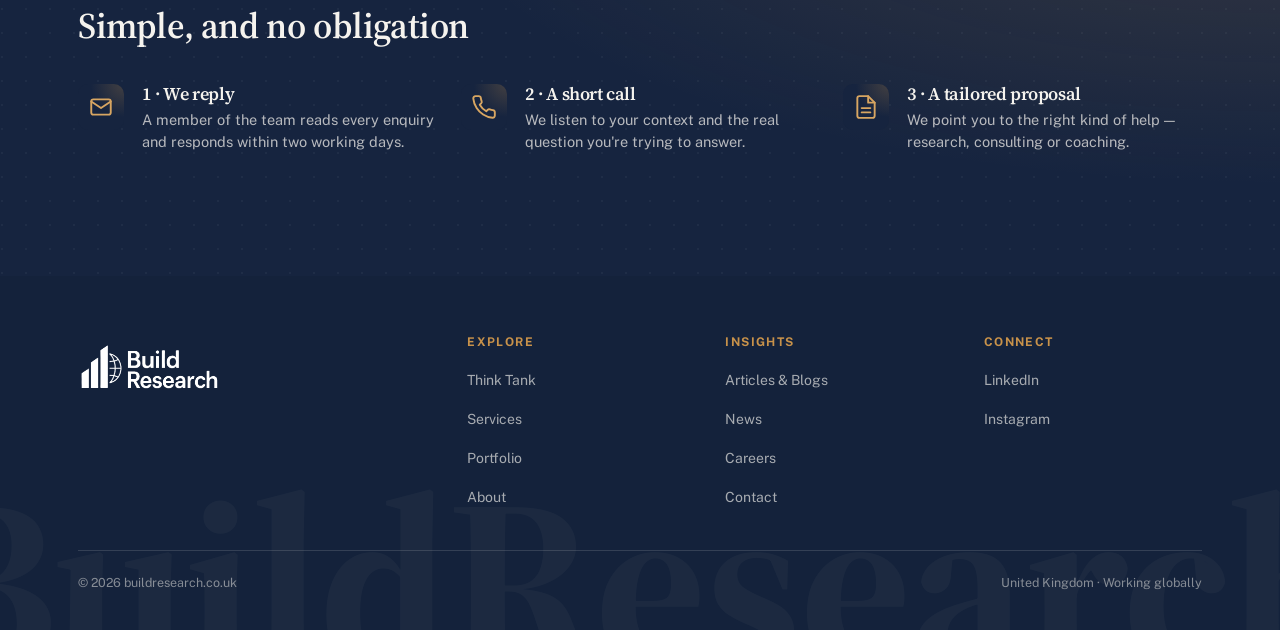
<file: contact.html>
<!DOCTYPE html>
<html lang="en">
<head>
  <meta charset="utf-8">
  <meta name="viewport" content="width=device-width, initial-scale=1">
  <title>Contact — BuildResearch</title>
  <meta name="description" content="Start a conversation with BuildResearch. Tell us what you're working on and we'll point you to the right kind of research, consulting or coaching help.">
  <meta name="theme-color" content="#16243F">
  <link rel="icon" href="assets/favicon.svg" type="image/svg+xml">
  <link rel="preconnect" href="https://fonts.googleapis.com">
  <link rel="preconnect" href="https://fonts.gstatic.com" crossorigin>
  <link href="https://fonts.googleapis.com/css2?family=Source+Serif+4:ital,opsz,wght@0,8..60,400;0,8..60,500;0,8..60,600;0,8..60,700;1,8..60,400&family=Public+Sans:wght@400;500;600;700&display=swap" rel="stylesheet">
  <link rel="stylesheet" href="css/styles.css">
</head>
<body>
  <a class="skip-link" href="#main">Skip to content</a>
  <div class="scroll-progress" aria-hidden="true"></div>

  <!-- ============ HEADER ============ -->
  <header class="site-header">
    <div class="container">
      <nav class="nav" aria-label="Primary">
        <a class="brand" href="index.html" aria-label="BuildResearch home">
          <img class="brand__logo" src="assets/logo.png" alt="BuildResearch logo" width="556" height="228">
        </a>
        <button class="nav__toggle" aria-label="Open menu" aria-controls="menu" aria-expanded="false">
          <span aria-hidden="true"></span>
        </button>
        <div class="nav__menu" id="menu">
          <ul class="nav__links">
            <li><a href="index.html">Home</a></li>
            <li><a href="think-tank.html">Think Tank</a></li>
            <li><a href="services.html">Services</a></li>
            <li><a href="portfolio.html">Portfolio</a></li>
            <li><a href="about.html">About</a></li>
          </ul>
          <a class="nav__cta" href="contact.html">Enquire</a>
        </div>
      </nav>
    </div>
  </header>

  <main id="main">

    <!-- ============ PAGE HERO ============ -->
    <section class="page-hero">
      <div class="container">
        <p class="crumb reveal"><a href="index.html">Home</a> <span aria-hidden="true">/</span> Contact</p>
        <p class="eyebrow reveal" data-delay="1" style="margin-top:18px;">Enquiries</p>
        <h1 class="reveal" data-delay="1">Let's talk.</h1>
        <p class="lead reveal" data-delay="2">Tell us what you're working on — we'll point you to the right kind of help, whether that's a research project, a consulting engagement, or coaching for your team.</p>
      </div>
    </section>

    <!-- ============ ENQUIRY ============ -->
    <section class="section">
      <div class="container">
        <div class="enquiry reveal">

          <!-- Dark info aside -->
          <aside class="enquiry__aside">
            <p class="eyebrow">Speak to the team</p>
            <h3>Let's find the right help for your research.</h3>
            <p class="enquiry__intro">We read every enquiry personally — no call centres, no bots. Tell us what you're working on and the right person will reply.</p>

            <div class="enquiry__contacts">
              <div class="enquiry__c">
                <span class="ic"><svg class="icon" viewBox="0 0 24 24" fill="none" stroke="currentColor" stroke-width="1.75" stroke-linecap="round" stroke-linejoin="round" aria-hidden="true"><rect x="3" y="5" width="18" height="14" rx="2"/><polyline points="3 7 12 13 21 7"/></svg></span>
                <div>
                  <div class="lbl">Email</div>
                  <a class="val" href="mailto:hello@buildresearch.co.uk">hello@buildresearch.co.uk</a>
                </div>
              </div>
              <div class="enquiry__c">
                <span class="ic"><svg class="icon" viewBox="0 0 24 24" fill="none" stroke="currentColor" stroke-width="1.75" stroke-linecap="round" stroke-linejoin="round" aria-hidden="true"><path d="M21 10c0 7-9 13-9 13s-9-6-9-13a9 9 0 0 1 18 0z"/><circle cx="12" cy="10" r="3"/></svg></span>
                <div>
                  <div class="lbl">Based in</div>
                  <div class="val">United Kingdom · Working globally</div>
                </div>
              </div>
              <div class="enquiry__c">
                <span class="ic"><svg class="icon" viewBox="0 0 24 24" fill="none" stroke="currentColor" stroke-width="1.75" stroke-linecap="round" stroke-linejoin="round" aria-hidden="true"><path d="M9 17H7A5 5 0 0 1 7 7h2"/><path d="M15 7h2a5 5 0 0 1 0 10h-2"/><line x1="8" y1="12" x2="16" y2="12"/></svg></span>
                <div>
                  <div class="lbl">Connect</div>
                  <div class="val">
                    <a href="https://www.linkedin.com" target="_blank" rel="noopener">LinkedIn</a>
                    &nbsp;·&nbsp;
                    <a href="https://www.instagram.com" target="_blank" rel="noopener">Instagram</a>
                  </div>
                </div>
              </div>
            </div>

            <span class="enquiry__promise"><svg viewBox="0 0 24 24" fill="none" stroke="currentColor" stroke-width="1.9" stroke-linecap="round" stroke-linejoin="round" aria-hidden="true"><circle cx="12" cy="12" r="9"/><polyline points="12 7 12 12 15 14"/></svg> No obligation · we reply within two working days</span>
          </aside>

          <!-- Form -->
          <div class="enquiry__main">
            <div class="form-head reveal" data-delay="1">
              <h3>Send an enquiry</h3>
              <p>A few details and we'll take it from there.</p>
            </div>
            <form id="contact-form" class="form reveal" data-delay="1" novalidate
                  action="https://formspree.io/f/your-form-id"
                  method="POST">
              <div class="row">
                <div class="field">
                  <label for="name">Name</label>
                  <input type="text" id="name" name="name" autocomplete="name" placeholder="Your name" required>
                  <span class="err">Please enter your name.</span>
                </div>
                <div class="field">
                  <label for="email">Email</label>
                  <input type="email" id="email" name="email" autocomplete="email" placeholder="you@organisation.com" required>
                  <span class="err">Please enter a valid email address.</span>
                </div>
              </div>

              <div class="field">
                <label for="organisation">Organisation</label>
                <input type="text" id="organisation" name="organisation" autocomplete="organization" placeholder="Optional">
              </div>

              <div class="field">
                <span class="field__label" id="topic-label">I'm interested in</span>
                <div class="chips" role="radiogroup" aria-labelledby="topic-label">
                  <input type="radio" id="t-research" name="topic" value="Research &amp; thought leadership" checked><label for="t-research">Research &amp; thought leadership</label>
                  <input type="radio" id="t-consulting" name="topic" value="Consulting"><label for="t-consulting">Consulting</label>
                  <input type="radio" id="t-coaching" name="topic" value="Coaching &amp; development"><label for="t-coaching">Coaching &amp; development</label>
                  <input type="radio" id="t-tank" name="topic" value="The think tank"><label for="t-tank">The think tank</label>
                  <input type="radio" id="t-other" name="topic" value="Something else"><label for="t-other">Something else</label>
                </div>
              </div>

              <div class="field">
                <label for="message">How can we help?</label>
                <textarea id="message" name="message" placeholder="Tell us a little about what you're working on…" required></textarea>
                <span class="err">Please add a short message.</span>
              </div>

              <div class="form__actions">
                <button type="submit" class="btn btn--primary"><span>Send enquiry <span aria-hidden="true">→</span></span></button>
                <span class="form__note">We'll never share your details. By sending, you agree to be contacted about your enquiry.</span>
              </div>
            </form>

            <!-- Success message (shown by JS) -->
            <div id="form-success" class="form__success" role="status" aria-live="polite">
              <span class="tick"><svg viewBox="0 0 24 24" fill="none" stroke="currentColor" stroke-width="2" stroke-linecap="round" stroke-linejoin="round" aria-hidden="true"><path d="M20 6 9 17l-5-5"/></svg></span>
              <h3>Thank you — your enquiry is ready.</h3>
              <p style="color:var(--body-soft);">We've received your details. A member of the BuildResearch team will be in touch shortly. In the meantime, email us anytime at <a href="mailto:hello@buildresearch.co.uk" style="border-bottom:1px solid var(--gold-500); color:var(--ink);">hello@buildresearch.co.uk</a>.</p>
            </div>
          </div>

        </div>
      </div>
    </section>

    <!-- ============ WHAT HAPPENS NEXT ============ -->
    <section class="section band-navy">
      <div class="container">
        <div class="reveal" style="margin-bottom:38px;">
          <span class="s-index" style="color:var(--gold-400);">What happens next</span>
          <h2 class="section-title mt-s" style="color:#F5F3EE;">Simple, and no obligation</h2>
        </div>
        <div class="next-steps">
          <div class="next-step reveal">
            <span class="icon-box"><svg class="icon" viewBox="0 0 24 24" fill="none" stroke="currentColor" stroke-width="1.75" stroke-linecap="round" stroke-linejoin="round" aria-hidden="true"><rect x="3" y="5" width="18" height="14" rx="2"/><polyline points="3 7 12 13 21 7"/></svg></span>
            <div><h4 style="color:#F5F3EE;">1 · We reply</h4><p style="color:rgba(245,243,238,.72);">A member of the team reads every enquiry and responds within two working days.</p></div>
          </div>
          <div class="next-step reveal" data-delay="1">
            <span class="icon-box"><svg class="icon" viewBox="0 0 24 24" fill="none" stroke="currentColor" stroke-width="1.75" stroke-linecap="round" stroke-linejoin="round" aria-hidden="true"><path d="M22 16.92v3a2 2 0 0 1-2.18 2 19.79 19.79 0 0 1-8.63-3.07 19.5 19.5 0 0 1-6-6 19.79 19.79 0 0 1-3.07-8.67A2 2 0 0 1 4.11 2h3a2 2 0 0 1 2 1.72 12.84 12.84 0 0 0 .7 2.81 2 2 0 0 1-.45 2.11L8.09 9.91a16 16 0 0 0 6 6l1.27-1.27a2 2 0 0 1 2.11-.45 12.84 12.84 0 0 0 2.81.7A2 2 0 0 1 22 16.92z"/></svg></span>
            <div><h4 style="color:#F5F3EE;">2 · A short call</h4><p style="color:rgba(245,243,238,.72);">We listen to your context and the real question you're trying to answer.</p></div>
          </div>
          <div class="next-step reveal" data-delay="2">
            <span class="icon-box"><svg class="icon" viewBox="0 0 24 24" fill="none" stroke="currentColor" stroke-width="1.75" stroke-linecap="round" stroke-linejoin="round" aria-hidden="true"><path d="M14 2H6a2 2 0 0 0-2 2v16a2 2 0 0 0 2 2h12a2 2 0 0 0 2-2V8z"/><polyline points="14 2 14 8 20 8"/><line x1="16" y1="13" x2="8" y2="13"/><line x1="16" y1="17" x2="8" y2="17"/></svg></span>
            <div><h4 style="color:#F5F3EE;">3 · A tailored proposal</h4><p style="color:rgba(245,243,238,.72);">We point you to the right kind of help — research, consulting or coaching.</p></div>
          </div>
        </div>
      </div>
    </section>

  </main>

  <!-- ============ FOOTER ============ -->
  <footer class="site-footer">
    <div class="container">
      <div class="footer__grid">
        <div class="footer__brand">
          <a class="brand" href="index.html" aria-label="BuildResearch home">
            <img class="brand__logo brand__logo--light" src="assets/logo.png" alt="BuildResearch logo" width="556" height="228">
          </a>
        </div>
        <div class="footer__col">
          <h4>Explore</h4>
          <ul>
            <li><a href="think-tank.html">Think Tank</a></li>
            <li><a href="services.html">Services</a></li>
            <li><a href="portfolio.html">Portfolio</a></li>
            <li><a href="about.html">About</a></li>
          </ul>
        </div>
        <div class="footer__col">
          <h4>Insights</h4>
          <ul>
            <li><a href="contact.html">Articles &amp; Blogs</a></li>
            <li><a href="contact.html">News</a></li>
            <li><a href="contact.html">Careers</a></li>
            <li><a href="contact.html">Contact</a></li>
          </ul>
        </div>
        <div class="footer__col">
          <h4>Connect</h4>
          <ul>
            <li><a href="https://www.linkedin.com" target="_blank" rel="noopener">LinkedIn</a></li>
            <li><a href="https://www.instagram.com" target="_blank" rel="noopener">Instagram</a></li>
          </ul>
        </div>
      </div>
      <div class="footer__bottom">
        <span>© <span data-year>2026</span> buildresearch.co.uk</span>
        <span>United Kingdom · Working globally</span>
      </div>
    </div>
  </footer>

  <script src="js/main.js" defer></script>
  <script src="js/chat.js" defer></script>
</body>
</html>
</file>
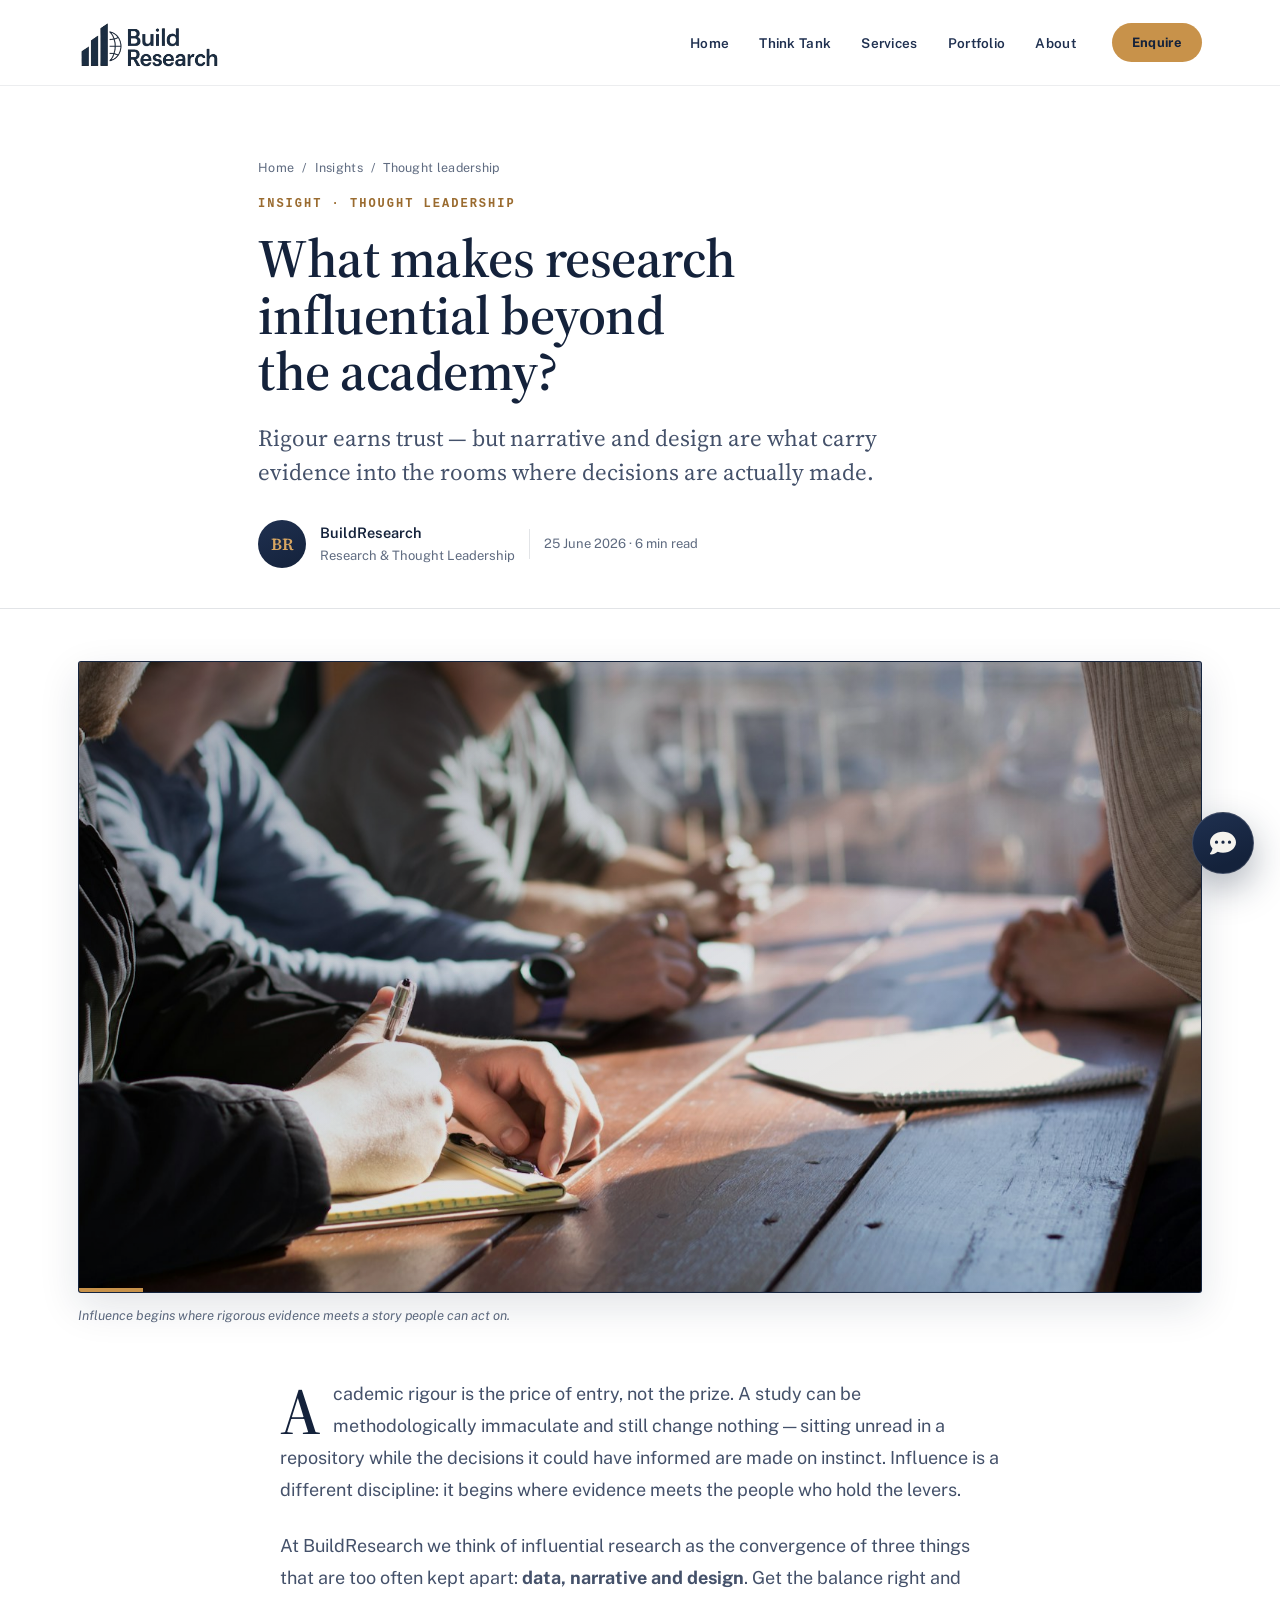
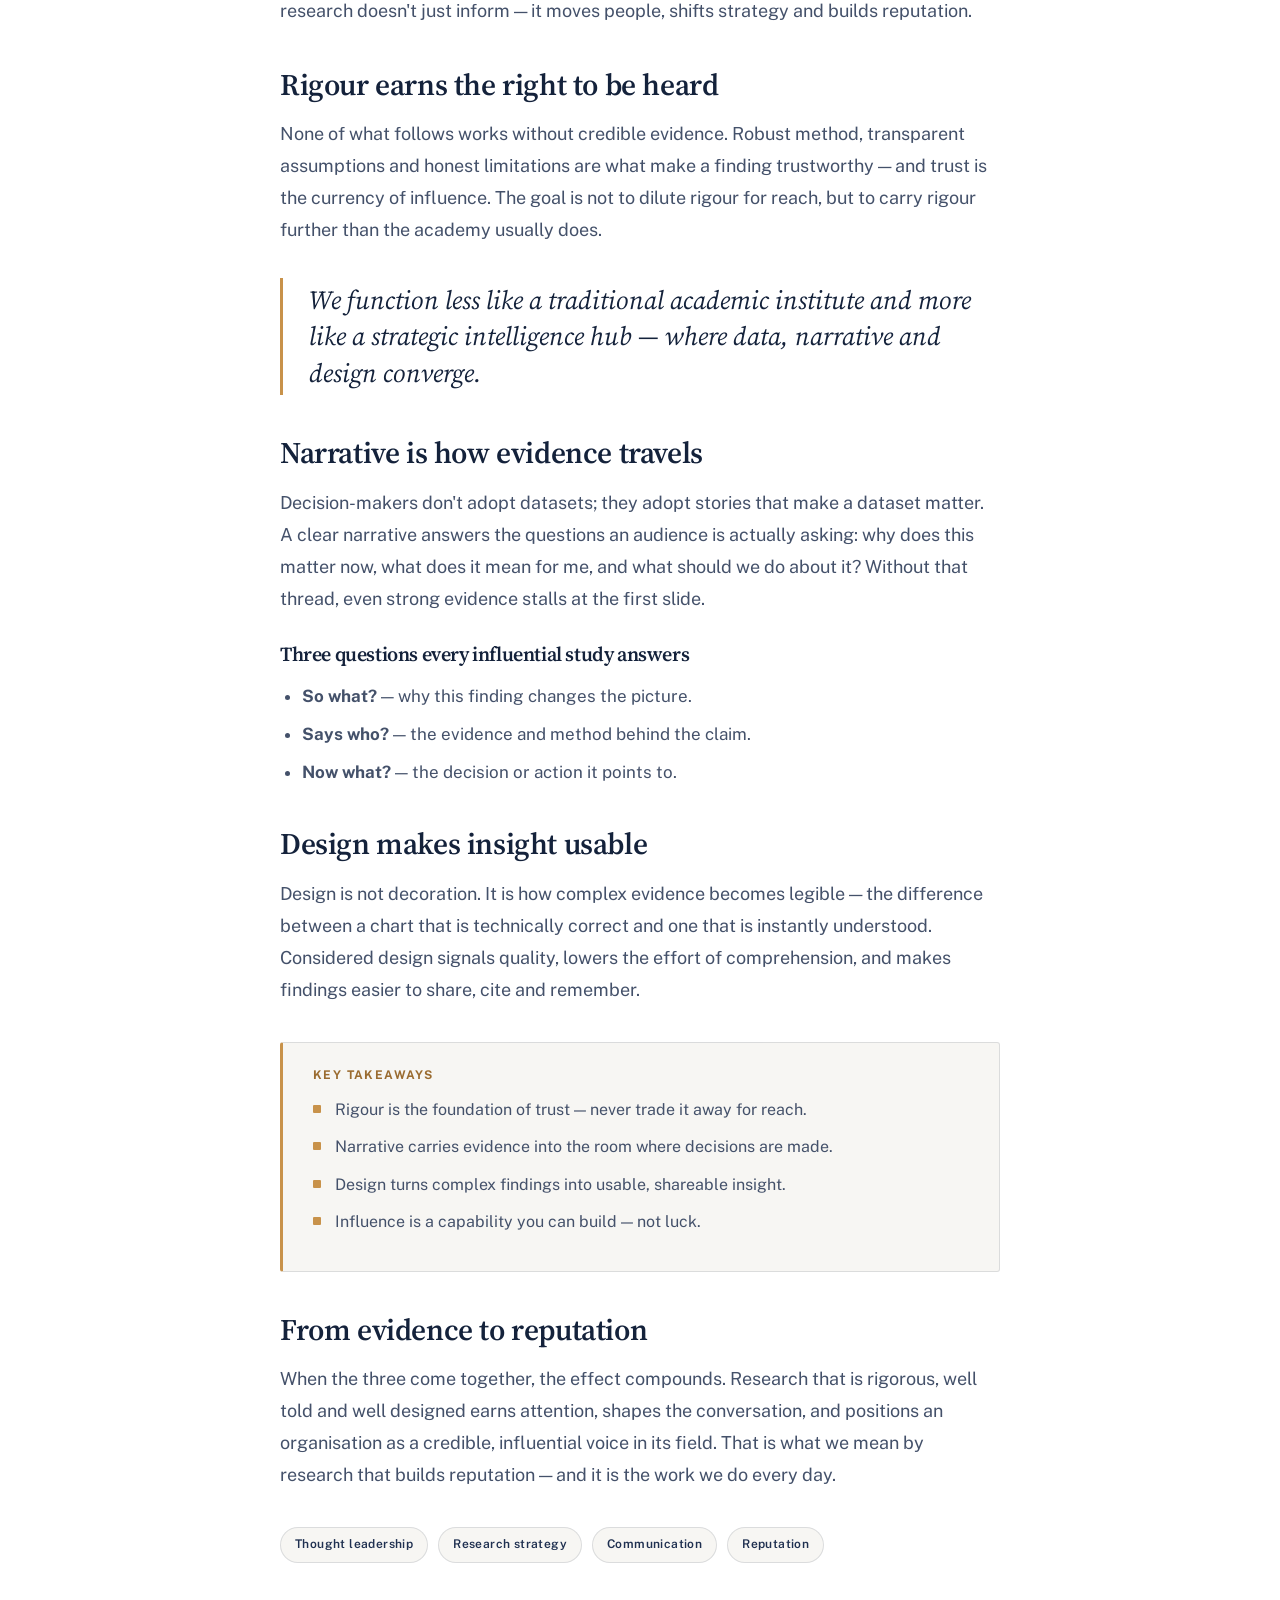
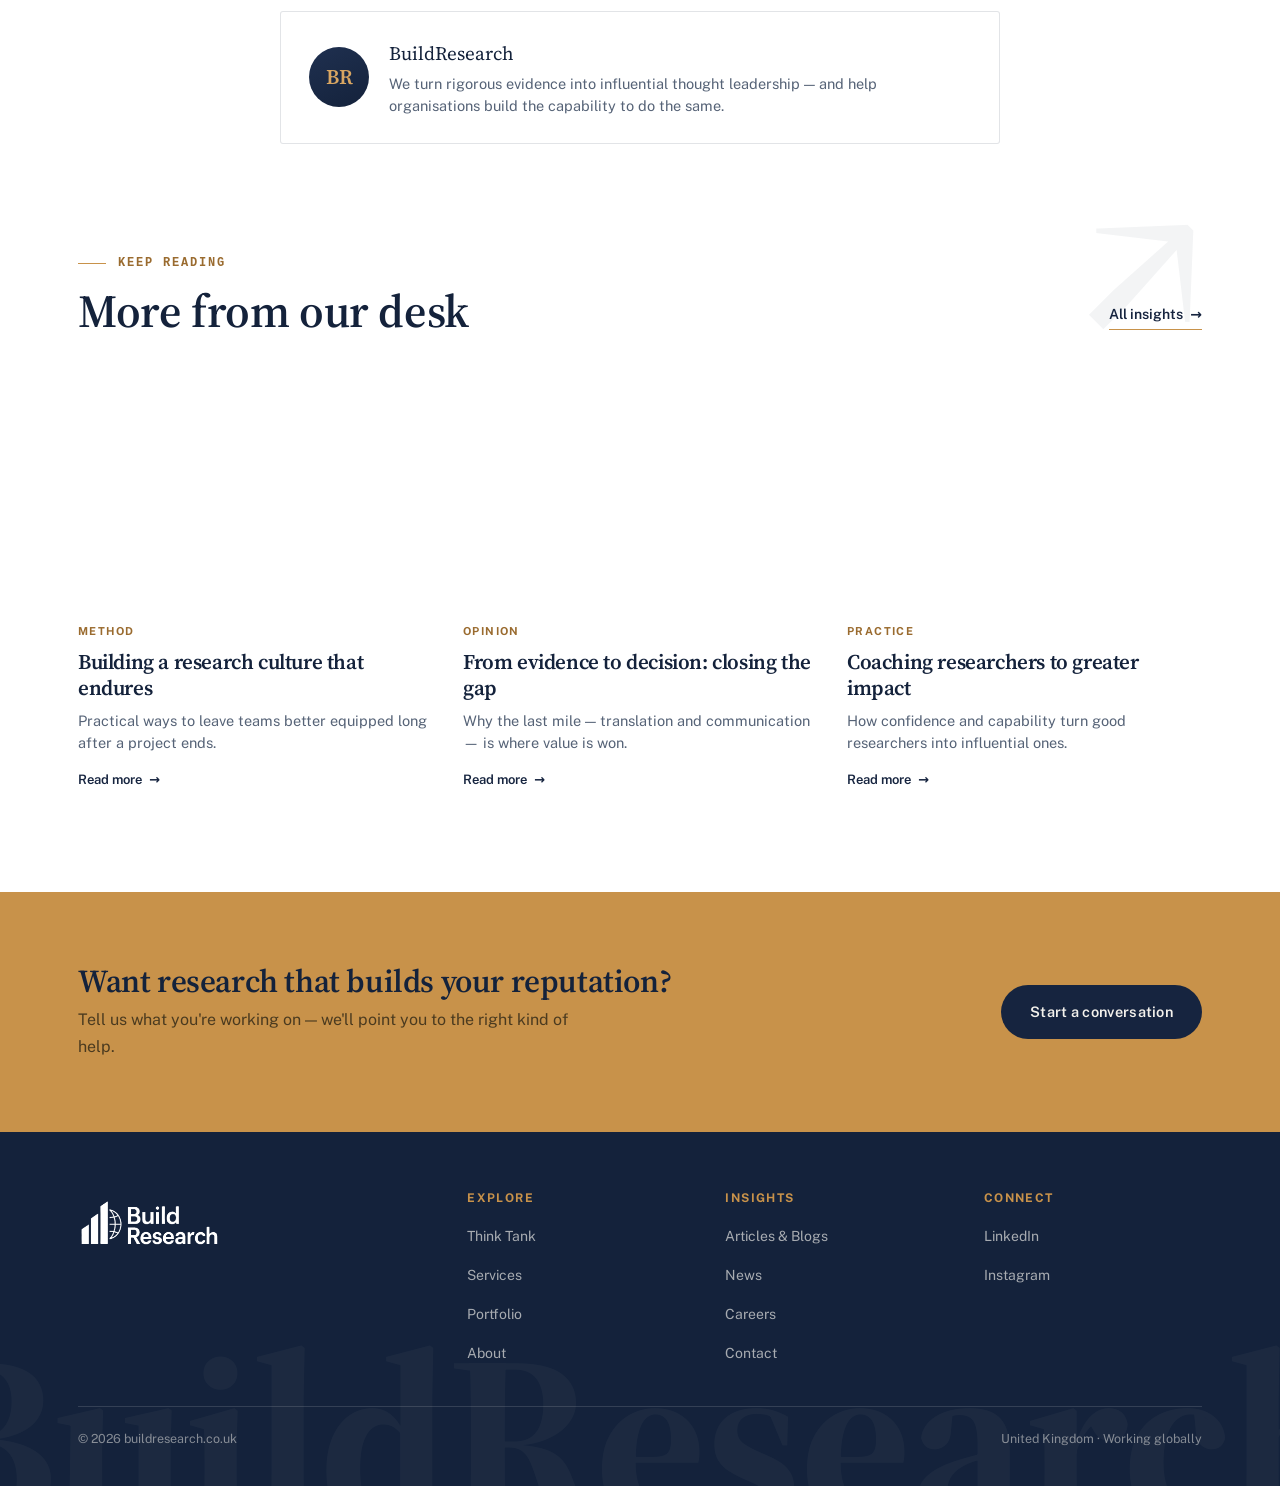
<file: insight-article.html>
<!DOCTYPE html>
<html lang="en">
<head>
  <meta charset="utf-8">
  <meta name="viewport" content="width=device-width, initial-scale=1">
  <title>What makes research influential beyond the academy? — BuildResearch</title>
  <meta name="description" content="Rigour earns trust — but narrative and design are what carry evidence into the rooms where decisions are made. A BuildResearch insight on influence, reputation and impact.">
  <meta name="theme-color" content="#16243F">

  <meta property="og:type" content="article">
  <meta property="og:title" content="What makes research influential beyond the academy?">
  <meta property="og:description" content="How rigour, narrative and design combine to turn evidence into decisions.">
  <meta property="og:image" content="assets/images/thinktank.jpg">

  <link rel="icon" href="assets/favicon.svg" type="image/svg+xml">
  <link rel="preconnect" href="https://fonts.googleapis.com">
  <link rel="preconnect" href="https://fonts.gstatic.com" crossorigin>
  <link href="https://fonts.googleapis.com/css2?family=Source+Serif+4:ital,opsz,wght@0,8..60,400;0,8..60,500;0,8..60,600;0,8..60,700;1,8..60,400;1,8..60,500&family=Public+Sans:wght@400;500;600;700&display=swap" rel="stylesheet">
  <link rel="stylesheet" href="css/styles.css">
</head>
<body>
  <a class="skip-link" href="#main">Skip to content</a>
  <div class="scroll-progress" aria-hidden="true"></div>

  <!-- ============ HEADER ============ -->
  <header class="site-header">
    <div class="container">
      <nav class="nav" aria-label="Primary">
        <a class="brand" href="index.html" aria-label="BuildResearch home">
          <img class="brand__logo" src="assets/logo.png" alt="BuildResearch logo" width="556" height="228">
        </a>
        <button class="nav__toggle" aria-label="Open menu" aria-controls="menu" aria-expanded="false">
          <span aria-hidden="true"></span>
        </button>
        <div class="nav__menu" id="menu">
          <ul class="nav__links">
            <li><a href="index.html">Home</a></li>
            <li><a href="think-tank.html">Think Tank</a></li>
            <li><a href="services.html">Services</a></li>
            <li><a href="portfolio.html">Portfolio</a></li>
            <li><a href="about.html">About</a></li>
          </ul>
          <a class="nav__cta" href="contact.html">Enquire</a>
        </div>
      </nav>
    </div>
  </header>

  <main id="main">

    <!-- ============ ARTICLE HERO ============ -->
    <article>
      <header class="article-hero">
        <div class="container container--narrow" style="max-width:820px;">
          <p class="crumb reveal"><a href="index.html">Home</a> <span aria-hidden="true">/</span> <a href="contact.html">Insights</a> <span aria-hidden="true">/</span> Thought leadership</p>
          <p class="article-kicker reveal" style="margin-top:16px;">Insight · Thought leadership</p>
          <h1 class="article-title reveal" data-delay="1">What makes research influential beyond the academy?</h1>
          <p class="article-standfirst reveal" data-delay="2">Rigour earns trust — but narrative and design are what carry evidence into the rooms where decisions are actually made.</p>
          <div class="article-meta reveal" data-delay="3">
            <span class="avatar-sm" aria-hidden="true">BR</span>
            <div>
              <div class="m-name">BuildResearch</div>
              <div class="m-sub">Research &amp; Thought Leadership</div>
            </div>
            <span class="m-divider" aria-hidden="true"></span>
            <div class="m-sub">25 June 2026 · 6 min read</div>
          </div>
        </div>
      </header>

      <!-- ============ FEATURE IMAGE ============ -->
      <div class="container">
        <figure class="article-feature reveal-scale">
          <div class="media media--16x9 media--duotone media--frame media--accent">
            <img src="assets/images/thinktank.jpg" alt="Colleagues analysing data together at a strategy session" decoding="async">
          </div>
          <figcaption>Influence begins where rigorous evidence meets a story people can act on.</figcaption>
        </figure>
      </div>

      <!-- ============ BODY ============ -->
      <div class="container">
        <div class="article-body">
          <p>Academic rigour is the price of entry, not the prize. A study can be methodologically immaculate and still change nothing — sitting unread in a repository while the decisions it could have informed are made on instinct. Influence is a different discipline: it begins where evidence meets the people who hold the levers.</p>

          <p>At BuildResearch we think of influential research as the convergence of three things that are too often kept apart: <strong>data, narrative and design</strong>. Get the balance right and research doesn't just inform — it moves people, shifts strategy and builds reputation.</p>

          <h2>Rigour earns the right to be heard</h2>
          <p>None of what follows works without credible evidence. Robust method, transparent assumptions and honest limitations are what make a finding trustworthy — and trust is the currency of influence. The goal is not to dilute rigour for reach, but to carry rigour further than the academy usually does.</p>

          <blockquote>We function less like a traditional academic institute and more like a strategic intelligence hub — where data, narrative and design converge.</blockquote>

          <h2>Narrative is how evidence travels</h2>
          <p>Decision-makers don't adopt datasets; they adopt stories that make a dataset matter. A clear narrative answers the questions an audience is actually asking: why does this matter now, what does it mean for me, and what should we do about it? Without that thread, even strong evidence stalls at the first slide.</p>

          <h3>Three questions every influential study answers</h3>
          <ul>
            <li><strong>So what?</strong> — why this finding changes the picture.</li>
            <li><strong>Says who?</strong> — the evidence and method behind the claim.</li>
            <li><strong>Now what?</strong> — the decision or action it points to.</li>
          </ul>

          <h2>Design makes insight usable</h2>
          <p>Design is not decoration. It is how complex evidence becomes legible — the difference between a chart that is technically correct and one that is instantly understood. Considered design signals quality, lowers the effort of comprehension, and makes findings easier to share, cite and remember.</p>

          <div class="callout">
            <h4>Key takeaways</h4>
            <ul>
              <li>Rigour is the foundation of trust — never trade it away for reach.</li>
              <li>Narrative carries evidence into the room where decisions are made.</li>
              <li>Design turns complex findings into usable, shareable insight.</li>
              <li>Influence is a capability you can build — not luck.</li>
            </ul>
          </div>

          <h2>From evidence to reputation</h2>
          <p>When the three come together, the effect compounds. Research that is rigorous, well told and well designed earns attention, shapes the conversation, and positions an organisation as a credible, influential voice in its field. That is what we mean by research that builds reputation — and it is the work we do every day.</p>
        </div>

        <!-- tags -->
        <div class="article-tags reveal">
          <span class="tag">Thought leadership</span>
          <span class="tag">Research strategy</span>
          <span class="tag">Communication</span>
          <span class="tag">Reputation</span>
        </div>

        <!-- author -->
        <div class="author-card reveal">
          <span class="avatar-sm" style="width:60px;height:60px;font-size:21px;" aria-hidden="true">BR</span>
          <div>
            <div class="m-name">BuildResearch</div>
            <p>We turn rigorous evidence into influential thought leadership — and help organisations build the capability to do the same.</p>
          </div>
        </div>
      </div>
    </article>

    <!-- ============ RELATED ============ -->
    <section class="section">
      <div class="container">
        <div class="s-head reveal">
          <div class="s-head__main">
            <span class="s-index">Keep reading</span>
            <h2>More from our desk</h2>
          </div>
          <a class="link-gold s-head__action" href="contact.html">All insights <span aria-hidden="true">→</span></a>
          <span class="s-ghost" aria-hidden="true">↗</span>
        </div>
        <div class="insights">
          <a class="insight reveal" href="insight-article.html">
            <div class="media media--16x10 media--duotone media--frame reveal-img">
              <img src="assets/images/services.jpg" alt="Charts and analytics on a desk" loading="lazy" decoding="async">
            </div>
            <div class="insight__kicker">Method</div>
            <h3>Building a research culture that endures</h3>
            <p>Practical ways to leave teams better equipped long after a project ends.</p>
            <span class="read">Read more <span aria-hidden="true">→</span></span>
          </a>
          <a class="insight reveal" data-delay="1" href="insight-article.html">
            <div class="media media--16x10 media--duotone media--frame reveal-img">
              <img src="assets/images/abstract-data.jpg" alt="Abstract data visualisation" loading="lazy" decoding="async">
            </div>
            <div class="insight__kicker">Opinion</div>
            <h3>From evidence to decision: closing the gap</h3>
            <p>Why the last mile — translation and communication — is where value is won.</p>
            <span class="read">Read more <span aria-hidden="true">→</span></span>
          </a>
          <a class="insight reveal" data-delay="2" href="insight-article.html">
            <div class="media media--16x10 media--duotone media--frame reveal-img">
              <img src="assets/images/coaching.jpg" alt="A coaching conversation between two professionals" loading="lazy" decoding="async">
            </div>
            <div class="insight__kicker">Practice</div>
            <h3>Coaching researchers to greater impact</h3>
            <p>How confidence and capability turn good researchers into influential ones.</p>
            <span class="read">Read more <span aria-hidden="true">→</span></span>
          </a>
        </div>
      </div>
    </section>

    <!-- ============ CTA ============ -->
    <section class="section--tight cta-gold">
      <div class="container cta-gold" style="padding-block:0;">
        <div class="reveal-left">
          <h2>Want research that builds your reputation?</h2>
          <p>Tell us what you're working on — we'll point you to the right kind of help.</p>
        </div>
        <a class="btn btn--primary reveal-right" href="contact.html"><span>Start a conversation</span></a>
      </div>
    </section>

  </main>

  <!-- ============ FOOTER ============ -->
  <footer class="site-footer">
    <div class="container">
      <div class="footer__grid">
        <div class="footer__brand">
          <a class="brand" href="index.html" aria-label="BuildResearch home">
            <img class="brand__logo brand__logo--light" src="assets/logo.png" alt="BuildResearch logo" width="556" height="228">
          </a>
        </div>
        <div class="footer__col">
          <h4>Explore</h4>
          <ul>
            <li><a href="think-tank.html">Think Tank</a></li>
            <li><a href="services.html">Services</a></li>
            <li><a href="portfolio.html">Portfolio</a></li>
            <li><a href="about.html">About</a></li>
          </ul>
        </div>
        <div class="footer__col">
          <h4>Insights</h4>
          <ul>
            <li><a href="insight-article.html">Articles &amp; Blogs</a></li>
            <li><a href="contact.html">News</a></li>
            <li><a href="contact.html">Careers</a></li>
            <li><a href="contact.html">Contact</a></li>
          </ul>
        </div>
        <div class="footer__col">
          <h4>Connect</h4>
          <ul>
            <li><a href="https://www.linkedin.com" target="_blank" rel="noopener">LinkedIn</a></li>
            <li><a href="https://www.instagram.com" target="_blank" rel="noopener">Instagram</a></li>
          </ul>
        </div>
      </div>
      <div class="footer__bottom">
        <span>© <span data-year>2026</span> buildresearch.co.uk</span>
        <span>United Kingdom · Working globally</span>
      </div>
    </div>
  </footer>

  <script src="js/main.js" defer></script>
  <script src="js/chat.js" defer></script>
</body>
</html>
</file>
<file: css/styles.css>
/* =============================================================
   BuildResearch — "The Institute" design system
   Structured authority · Navy + Gold on white
   ============================================================= */

/* ---------- Design tokens ---------- */
:root {
  /* Brand palette */
  --navy-900: #14223B;
  --navy-800: #16243F;
  --navy-700: #1f3050;
  --navy-600: #2E3F5C;
  --navy-500: #3A5277;
  --navy-400: #5B6B82;
  --navy-300: #8595AC;
  --navy-200: #9AA4B5;

  --gold-600: #9A6B2F;        /* AA-contrast bronze for small text (≈4.9:1 on white) */
  --gold-500: #C8924A;
  --gold-400: #d8a662;

  /* Neutrals — page is pure white */
  --white: #ffffff;
  --paper: #ffffff;          /* main background — WHITE as requested */
  --tint: #f7f6f3;           /* very faint warm tint for occasional cards */
  --tint-cool: #f5f7fa;
  --line: rgba(20, 34, 59, 0.12);
  --line-strong: rgba(20, 34, 59, 0.18);

  --ink: #14223B;            /* headings */
  --body: #44516a;           /* body text */
  --body-soft: #566377;
  --muted: #5F6B80;           /* AA-contrast muted (≈5.7:1 on white) */

  /* Typography */
  --serif: 'Source Serif 4', Georgia, 'Times New Roman', serif;
  --sans: 'Public Sans', system-ui, -apple-system, 'Segoe UI', Roboto, sans-serif;
  --mono: ui-monospace, 'SF Mono', 'SFMono-Regular', Menlo, monospace;

  /* Layout */
  --container: 1180px;
  --container-narrow: 880px;
  --radius: 3px;
  --radius-pill: 30px;
  --header-h: 86px;

  /* Motion */
  --ease: cubic-bezier(0.22, 1, 0.36, 1);
  --shadow-sm: 0 2px 10px rgba(20, 34, 59, 0.08);
  --shadow-md: 0 14px 40px rgba(20, 34, 59, 0.12);
}

/* ---------- Reset ---------- */
*, *::before, *::after { box-sizing: border-box; }

html {
  scroll-behavior: smooth;
  -webkit-text-size-adjust: 100%;
}

body {
  margin: 0;
  background: var(--paper);
  color: var(--body);
  font-family: var(--sans);
  font-size: 17px;
  line-height: 1.65;
  -webkit-font-smoothing: antialiased;
  -moz-osx-font-smoothing: grayscale;
  overflow-x: hidden;
}

img { max-width: 100%; display: block; }
a { text-decoration: none; color: inherit; }
button { font-family: inherit; cursor: pointer; }

h1, h2, h3, h4 {
  font-family: var(--serif);
  color: var(--ink);
  font-weight: 600;
  line-height: 1.1;
  letter-spacing: -0.4px;
  margin: 0;
}

p { margin: 0; }

::selection { background: var(--gold-500); color: var(--navy-900); }

/* Visible keyboard focus (WCAG 2.2 — focus appearance) */
:focus-visible {
  outline: 2px solid var(--gold-500);
  outline-offset: 3px;
  border-radius: 2px;
}
.site-header a:focus-visible,
.site-header button:focus-visible { outline-color: var(--gold-400); }
/* Don't double-up the ring on text fields that already show a focus glow */
.field input:focus-visible,
.field select:focus-visible,
.field textarea:focus-visible { outline: none; }

/* ---------- Skip link (accessibility) ---------- */
.skip-link {
  position: absolute;
  left: -999px;
  top: 0;
  background: var(--navy-800);
  color: #fff;
  padding: 12px 20px;
  z-index: 200;
  border-radius: 0 0 var(--radius) 0;
}
.skip-link:focus { left: 0; }

/* ---------- Layout helpers ---------- */
.container {
  width: 100%;
  max-width: var(--container);
  margin-inline: auto;
  padding-inline: 28px;
}
.container--narrow { max-width: var(--container-narrow); }

.section { padding: clamp(56px, 8vw, 100px) 0; }
.section--tight { padding: clamp(40px, 6vw, 72px) 0; }

.eyebrow {
  font-family: var(--mono);
  font-size: 12px;
  font-weight: 700;
  letter-spacing: 2.4px;
  text-transform: uppercase;
  color: var(--gold-600);
  margin: 0;
}
.eyebrow--light { color: var(--gold-500); }

.lead {
  font-size: clamp(17px, 2.1vw, 19px);
  line-height: 1.62;
  color: var(--body);
}

.center { text-align: center; }
.mt-s { margin-top: 14px; }
.mt-m { margin-top: 24px; }
.mt-l { margin-top: 40px; }

/* ---------- Brand mark ---------- */
.mark {
  display: inline-flex;
  align-items: flex-end;
  gap: 2.5px;
  height: 22px;
}
.mark span {
  width: 3px;
  border-radius: 0.5px;
  display: block;
}
.mark span:nth-child(1) { height: 9px;  background: var(--navy-400); }
.mark span:nth-child(2) { height: 13px; background: var(--navy-300); }
.mark span:nth-child(3) { height: 17px; background: #fff; }
.mark span:nth-child(4) { height: 22px; background: var(--gold-500); }

/* Mark on light surfaces */
.mark--ink span:nth-child(1) { background: var(--navy-300); }
.mark--ink span:nth-child(2) { background: var(--navy-500); }
.mark--ink span:nth-child(3) { background: var(--navy-800); }
.mark--ink span:nth-child(4) { background: var(--gold-500); }

/* ---------- Buttons ---------- */
.btn {
  display: inline-flex;
  align-items: center;
  gap: 8px;
  font-size: 14.5px;
  font-weight: 600;
  letter-spacing: 0.3px;
  padding: 14px 28px;
  border-radius: var(--radius-pill);
  border: 1px solid transparent;
  transition: background 0.25s var(--ease), color 0.25s var(--ease),
              transform 0.25s var(--ease), box-shadow 0.25s var(--ease);
  will-change: transform;
}
.btn:hover { transform: translateY(-2px); }
.btn:active { transform: translateY(0); }

.btn--primary { background: var(--navy-800); color: #F3F1EC; }
.btn--primary:hover { background: var(--navy-700); box-shadow: var(--shadow-sm); }

.btn--gold { background: var(--gold-500); color: var(--navy-900); }
.btn--gold:hover { background: var(--gold-400); box-shadow: 0 10px 24px rgba(200, 146, 74, 0.32); }

.btn--ghost {
  background: transparent;
  color: var(--navy-800);
  border-color: var(--navy-800);
}
.btn--ghost:hover { background: var(--navy-800); color: #fff; }

.btn--on-navy { background: var(--gold-500); color: var(--navy-900); }
.btn--on-navy:hover { background: var(--gold-400); }

/* Text link with gold underline */
.link-gold {
  display: inline-flex;
  align-items: center;
  gap: 7px;
  font-size: 14px;
  font-weight: 600;
  color: var(--navy-800);
  border-bottom: 1px solid var(--gold-500);
  padding-bottom: 3px;
  transition: color 0.2s var(--ease), gap 0.2s var(--ease);
}
.link-gold:hover { color: var(--gold-600); gap: 11px; }
.link-gold--light { color: #fff; }
.link-gold--light:hover { color: var(--gold-400); }

/* =============================================================
   Header / Navigation
   ============================================================= */
.site-header {
  position: sticky;
  top: 0;
  z-index: 100;
  height: var(--header-h);
  background: rgba(255, 255, 255, 0.55);
  -webkit-backdrop-filter: blur(16px) saturate(160%);
          backdrop-filter: blur(16px) saturate(160%);
  border-bottom: 1px solid rgba(20, 34, 59, 0.08);
  transition: box-shadow 0.3s var(--ease), background 0.3s var(--ease);
}
/* Make the inner container fill the header so the nav can center vertically */
.site-header .container {
  height: 100%;
  display: flex;
  align-items: center;
}
.site-header.is-scrolled {
  background: rgba(255, 255, 255, 0.72);
  box-shadow: 0 6px 24px rgba(20, 34, 59, 0.10);
}

.nav {
  width: 100%;
  height: 100%;
  display: flex;
  align-items: center;
  justify-content: space-between;
  gap: 24px;
}

.brand {
  display: flex;
  align-items: center;
  gap: 11px;
  flex-shrink: 0;
}
.brand__name {
  font-family: var(--serif);
  font-size: 20px;
  font-weight: 600;
  color: #F5F3EE;
  letter-spacing: 0.2px;
}
.brand__logo {
  height: 58px;
  width: auto;
  display: block;
}
/* white version for the dark footer */
.brand__logo--light { filter: brightness(0) invert(1); }

.nav__menu {
  display: flex;
  align-items: center;
  gap: 36px;
}
.nav__links {
  display: flex;
  align-items: center;
  gap: 30px;
  list-style: none;
  margin: 0;
  padding: 0;
}
.nav__links a {
  font-size: 13.5px;
  font-weight: 600;
  letter-spacing: 0.3px;
  color: var(--navy-700);
  position: relative;
  padding: 6px 0;
  transition: color 0.2s var(--ease);
}
.nav__links a::after {
  content: "";
  position: absolute;
  left: 0;
  bottom: 0;
  width: 0;
  height: 2px;
  background: var(--gold-500);
  transition: width 0.28s var(--ease);
}
.nav__links a:hover,
.nav__links a[aria-current="page"] { color: var(--ink); }
.nav__links a:hover::after,
.nav__links a[aria-current="page"]::after { width: 100%; }

.nav__cta {
  font-size: 13px;
  font-weight: 700;
  letter-spacing: 0.3px;
  color: var(--navy-900) !important;
  background: var(--gold-500);
  padding: 9px 20px;
  border-radius: var(--radius-pill);
  transition: background 0.22s var(--ease), transform 0.22s var(--ease);
}
.nav__cta::after { display: none; }
.nav__cta:hover { background: var(--gold-400); transform: translateY(-1px); }

/* Hamburger */
.nav__toggle {
  display: none;
  width: 44px;
  height: 44px;
  background: transparent;
  border: 0;
  padding: 0;
  position: relative;
}
.nav__toggle span,
.nav__toggle span::before,
.nav__toggle span::after {
  content: "";
  position: absolute;
  left: 10px;
  width: 24px;
  height: 2px;
  background: var(--ink);
  border-radius: 2px;
  transition: transform 0.3s var(--ease), opacity 0.2s var(--ease);
}
.nav__toggle span { top: 21px; }
.nav__toggle span::before { top: -7px; }
.nav__toggle span::after { top: 7px; }
.nav__toggle.is-open span { background: transparent; }
.nav__toggle.is-open span::before { transform: translateY(7px) rotate(45deg); }
.nav__toggle.is-open span::after { transform: translateY(-7px) rotate(-45deg); }

/* =============================================================
   Hero (split)
   ============================================================= */
.hero {
  border-bottom: 1px solid var(--line);
  position: relative;
  overflow: hidden;
}
.hero__bg {
  position: absolute;
  inset: 0;
  width: 100%;
  height: 100%;
  z-index: 0;
  pointer-events: none;
  opacity: 0.9;
}
.hero__grid {
  display: grid;
  grid-template-columns: 1.35fr 1fr;
  position: relative;
  z-index: 1;
}
.hero__main { padding: clamp(56px, 7vw, 84px) clamp(28px, 4vw, 56px); }
.hero__title {
  font-size: clamp(40px, 6vw, 62px);
  line-height: 1.04;
  letter-spacing: -0.6px;
  margin-top: 22px;
}
.hero__lead {
  font-size: clamp(17px, 2.2vw, 19px);
  line-height: 1.62;
  color: var(--body);
  max-width: 540px;
  margin-top: 24px;
}
.hero__actions {
  display: flex;
  align-items: center;
  flex-wrap: wrap;
  gap: 20px;
  margin-top: 34px;
}
.hero__rule {
  height: 1px;
  background: var(--gold-500);
  opacity: 0.5;
  margin: 50px 0 18px;
}
.hero__tags {
  display: flex;
  flex-wrap: wrap;
  gap: 8px 22px;
  font-size: 11.5px;
  font-weight: 600;
  letter-spacing: 1.3px;
  text-transform: uppercase;
  color: var(--muted);
}
.hero__tags .dot { color: var(--gold-500); }

.hero__aside {
  position: relative;
  background:
    linear-gradient(155deg, rgba(20, 34, 59, 0.93) 0%, rgba(20, 34, 59, 0.80) 50%, rgba(22, 36, 63, 0.92) 100%),
    var(--navy-800) url("../assets/images/hero-aside.jpg") center / cover no-repeat;
  color: #F5F3EE;
  padding: clamp(48px, 6vw, 64px) clamp(28px, 3.5vw, 48px);
  display: flex;
  flex-direction: column;
  justify-content: center;
}
.hero__aside .mark { height: 40px; margin-bottom: 26px; }
.hero__aside .mark span { width: 7px; border-radius: 1px; }
.hero__aside .mark span:nth-child(1) { height: 16px; background: var(--navy-500); }
.hero__aside .mark span:nth-child(2) { height: 25px; background: var(--navy-400); }
.hero__aside .mark span:nth-child(3) { height: 33px; background: var(--navy-300); }
.hero__aside .mark span:nth-child(4) { height: 40px; background: var(--gold-500); }
.hero__statement {
  font-family: var(--serif);
  font-size: clamp(21px, 2.6vw, 25px);
  line-height: 1.4;
  font-weight: 400;
  color: #F5F3EE;
  margin-bottom: 30px;
}
.hero__list { border-top: 1px solid rgba(245, 243, 238, 0.16); }
.hero__list-item {
  display: flex;
  gap: 16px;
  align-items: center;
  padding: 17px 0;
  border-bottom: 1px solid rgba(245, 243, 238, 0.16);
}
.hero__list-item:last-child { border-bottom: 0; }
.hero__list-item .num {
  font-family: var(--serif);
  color: var(--gold-500);
  font-size: 14px;
  width: 24px;
}
.hero__list-item .label {
  font-size: 14.5px;
  font-weight: 600;
  color: #EDEAE2;
}

/* =============================================================
   Generic section heading row
   ============================================================= */
.head-row {
  display: flex;
  align-items: flex-end;
  justify-content: space-between;
  gap: 24px;
  margin-bottom: 44px;
}
.head-row h2 {
  font-size: clamp(28px, 4vw, 38px);
  margin-top: 14px;
}
.section-title {
  font-size: clamp(28px, 4vw, 38px);
}

/* Prose statement block */
.statement {
  max-width: 820px;
  margin-inline: auto;
  text-align: center;
}
.statement p + p { margin-top: 20px; }
.statement p {
  font-size: clamp(17px, 2.1vw, 19px);
  line-height: 1.66;
  color: var(--body);
}

/* =============================================================
   "What we do" — numbered grid
   ============================================================= */
.do-grid {
  display: grid;
  grid-template-columns: repeat(3, 1fr);
  border-top: 1px solid var(--line-strong);
}
.do-cell {
  padding: 34px 30px 36px;
  border-right: 1px solid var(--line);
  transition: background 0.3s var(--ease);
}
.do-cell:first-child { padding-left: 0; }
.do-cell:last-child { padding-right: 0; border-right: 0; }
.do-cell:hover { background: var(--tint); }
.do-cell .num {
  font-family: var(--serif);
  font-size: 30px;
  color: var(--gold-500);
  margin-bottom: 16px;
}
.do-cell h3 {
  font-size: 22px;
  margin-bottom: 12px;
}
.do-cell p {
  font-size: 15px;
  line-height: 1.6;
  color: var(--body-soft);
}
.do-cell .link-gold { margin-top: 18px; }

/* =============================================================
   Navy feature band
   ============================================================= */
.band-navy {
  background: var(--navy-800);
  color: #F5F3EE;
}
.band-navy .band__grid {
  display: grid;
  grid-template-columns: 1fr 1.3fr;
  gap: 54px;
  align-items: center;
}
.band-navy h2 {
  font-size: clamp(28px, 4vw, 36px);
  line-height: 1.12;
  color: #F5F3EE;
}
.band-navy p {
  font-size: clamp(16px, 2vw, 17px);
  line-height: 1.66;
  color: rgba(245, 243, 238, 0.82);
  margin-bottom: 22px;
}

/* =============================================================
   Values grid (6 cells)
   ============================================================= */
.values {
  display: grid;
  grid-template-columns: repeat(3, 1fr);
  gap: 1px;
  background: var(--line);
  border: 1px solid var(--line);
}
.value {
  background: var(--white);
  padding: 30px 28px;
  transition: background 0.3s var(--ease), transform 0.3s var(--ease);
}
.value:hover { background: var(--tint); }
.value .rn {
  font-family: var(--serif);
  color: var(--gold-500);
  font-size: 15px;
  margin-bottom: 10px;
}
.value h3 {
  font-size: 19px;
  margin-bottom: 8px;
}
.value p {
  font-size: 14.5px;
  line-height: 1.55;
  color: var(--body-soft);
}

/* =============================================================
   Work / portfolio cards
   ============================================================= */
.work-grid {
  display: grid;
  grid-template-columns: repeat(3, 1fr);
  gap: 26px;
}
.work-grid--2 { grid-template-columns: repeat(2, 1fr); }
.work {
  display: block;
  transition: transform 0.3s var(--ease);
}
a.work:hover { transform: translateY(-4px); }
.work__media {
  aspect-ratio: 4 / 3;
  border: 1px solid var(--line);
  background: repeating-linear-gradient(135deg, #EAE6DD 0 11px, #F1EDE4 11px 22px);
  display: flex;
  align-items: flex-end;
  padding: 14px;
  overflow: hidden;
  position: relative;
}
.work__media .tag-ghost {
  font-family: var(--mono);
  font-size: 10.5px;
  letter-spacing: 1px;
  text-transform: uppercase;
  color: var(--navy-200);
}
.work__media--navy {
  background: var(--navy-800);
  align-items: center;
  justify-content: center;
}
.work__bars {
  display: inline-flex;
  align-items: flex-end;
  gap: 7px;
  height: 84px;
}
.work__bars span { width: 15px; display: block; }
.work__bars span:nth-child(1) { height: 30px; background: var(--navy-600); }
.work__bars span:nth-child(2) { height: 48px; background: var(--navy-500); }
.work__bars span:nth-child(3) { height: 66px; background: var(--navy-400); }
.work__bars span:nth-child(4) { height: 84px; background: var(--gold-500); }
.work__kicker {
  font-size: 11px;
  font-weight: 700;
  letter-spacing: 1.4px;
  text-transform: uppercase;
  color: var(--gold-600);
  margin: 16px 0 7px;
}
.work h3 {
  font-size: 19px;
  line-height: 1.25;
}
.work h3.is-placeholder { color: var(--navy-200); }

/* =============================================================
   Gold CTA band
   ============================================================= */
.cta-gold {
  background: var(--gold-500);
  display: flex;
  align-items: center;
  justify-content: space-between;
  gap: 30px;
  flex-wrap: wrap;
}
.cta-gold h2 {
  font-size: clamp(26px, 3.4vw, 32px);
  color: var(--navy-900);
}
.cta-gold p {
  font-size: 16px;
  color: #3a2f1a;
  opacity: 0.88;
  margin-top: 8px;
  max-width: 520px;
}

/* Centered CTA */
.cta-center { text-align: center; }
.cta-center h2 {
  font-size: clamp(36px, 6vw, 60px);
  letter-spacing: -1px;
}
.cta-center p {
  font-size: 18px;
  color: var(--body);
  max-width: 460px;
  margin: 22px auto 0;
}

/* =============================================================
   Page hero (interior pages)
   ============================================================= */
.page-hero {
  border-bottom: 1px solid var(--line);
  padding: clamp(54px, 7vw, 88px) 0 clamp(40px, 5vw, 60px);
}
.page-hero h1 {
  font-size: clamp(38px, 6vw, 60px);
  line-height: 1.05;
  margin-top: 18px;
  max-width: 14ch;
}
.page-hero .lead { max-width: 620px; margin-top: 24px; }
.page-hero--center { text-align: center; }
.page-hero--center h1,
.page-hero--center .lead { margin-inline: auto; }
.page-hero--center .lead { max-width: 680px; }

/* Breadcrumb-ish meta */
.crumb {
  display: flex;
  gap: 8px;
  font-size: 12.5px;
  color: var(--muted);
  letter-spacing: 0.3px;
}
.crumb a:hover { color: var(--navy-800); }

/* =============================================================
   Two-column prose (story)
   ============================================================= */
.split {
  display: grid;
  grid-template-columns: 1fr 1fr;
  gap: clamp(36px, 5vw, 64px);
  align-items: start;
}
.split--media-right { grid-template-columns: 1.05fr 0.95fr; }
.prose p { margin-bottom: 18px; font-size: 16.5px; line-height: 1.7; color: var(--body); }
.prose p:last-child { margin-bottom: 0; }
.prose strong { color: var(--ink); }

.figure {
  background: var(--navy-800);
  border-radius: var(--radius);
  aspect-ratio: 4 / 3;
  display: flex;
  align-items: center;
  justify-content: center;
  overflow: hidden;
}
.figure__bars {
  display: inline-flex;
  align-items: flex-end;
  gap: 10px;
  height: 130px;
}
.figure__bars span { width: 22px; display: block; border-radius: 1px; }
.figure__bars span:nth-child(1) { height: 50px; background: var(--navy-600); }
.figure__bars span:nth-child(2) { height: 80px; background: var(--navy-500); }
.figure__bars span:nth-child(3) { height: 105px; background: var(--navy-300); }
.figure__bars span:nth-child(4) { height: 130px; background: var(--gold-500); }

/* Feature list (services detail) */
.feature {
  display: grid;
  grid-template-columns: 90px 1fr;
  gap: clamp(20px, 3vw, 40px);
  padding: clamp(30px, 4vw, 44px) 0;
  border-top: 1px solid var(--line);
  align-items: start;
}
.feature:last-child { border-bottom: 1px solid var(--line); }
.feature__num {
  font-family: var(--serif);
  font-size: clamp(30px, 4vw, 40px);
  color: var(--gold-500);
}
.feature__body h3 {
  font-size: clamp(22px, 3vw, 27px);
  margin-bottom: 14px;
}
.feature__body p { font-size: 16px; line-height: 1.65; color: var(--body-soft); margin-bottom: 14px; }
.feature__list {
  list-style: none;
  padding: 0;
  margin: 18px 0 0;
  display: grid;
  grid-template-columns: repeat(2, minmax(0, 1fr));
  gap: 10px 28px;
}
.feature__list li {
  position: relative;
  padding-left: 20px;
  font-size: 14.5px;
  color: var(--body-soft);
}
.feature__list li::before {
  content: "";
  position: absolute;
  left: 0;
  top: 9px;
  width: 7px;
  height: 7px;
  background: var(--gold-500);
  border-radius: 1px;
}

/* Pull quote */
.pullquote {
  text-align: center;
  max-width: 880px;
  margin-inline: auto;
}
.pullquote .q {
  font-family: var(--serif);
  font-size: 56px;
  line-height: 0;
  color: var(--gold-500);
  height: 28px;
  display: block;
}
.pullquote blockquote {
  font-family: var(--serif);
  font-weight: 400;
  font-style: italic;
  font-size: clamp(24px, 3.4vw, 34px);
  line-height: 1.36;
  color: var(--ink);
  margin: 0;
}
.pullquote cite {
  display: block;
  font-style: normal;
  font-size: 12px;
  font-weight: 700;
  letter-spacing: 1.6px;
  text-transform: uppercase;
  color: var(--muted);
  margin-top: 24px;
}

/* Stat strip */
.stats {
  display: grid;
  grid-template-columns: repeat(4, 1fr);
  gap: 1px;
  background: var(--line);
  border: 1px solid var(--line);
}
.stat { background: #fff; padding: 28px 24px; text-align: center; }
.stat__num {
  font-family: var(--serif);
  font-size: clamp(30px, 4vw, 40px);
  color: var(--navy-800);
  line-height: 1;
}
.stat__num span { color: var(--gold-500); }
.stat__label {
  font-size: 12.5px;
  font-weight: 600;
  letter-spacing: 0.6px;
  color: var(--muted);
  margin-top: 10px;
}

/* =============================================================
   Enquiry — premium split card (dark info aside + light form)
   ============================================================= */
.enquiry {
  display: grid;
  grid-template-columns: 0.82fr 1.18fr;
  background: #fff;
  border: 1px solid var(--line);
  border-radius: var(--radius);
  overflow: hidden;
  box-shadow: var(--shadow-md);
}
.enquiry > * { min-width: 0; }            /* let both panels shrink (grid min-width:auto fix) */

/* ---------- Dark info aside ---------- */
.enquiry__aside {
  position: relative;
  isolation: isolate;
  overflow: hidden;
  color: #F5F3EE;
  padding: clamp(30px, 3.6vw, 50px);
  background: linear-gradient(165deg, #1b2c4c 0%, var(--navy-900) 72%);
}
.enquiry__aside::before {                 /* gold glow + dot texture (matches statband) */
  content: ""; position: absolute; inset: 0; z-index: -1;
  background:
    radial-gradient(120% 130% at 0% 0%, rgba(200, 146, 74, 0.22), transparent 52%),
    url("data:image/svg+xml,%3Csvg xmlns='http://www.w3.org/2000/svg' width='24' height='24'%3E%3Ccircle cx='2' cy='2' r='1' fill='%23ffffff' fill-opacity='0.05'/%3E%3C/svg%3E");
}
.enquiry__aside .eyebrow { color: var(--gold-400); }
.enquiry__aside h3 {
  font-family: var(--serif); font-weight: 600;
  font-size: clamp(22px, 2.3vw, 27px); line-height: 1.18; color: #F5F3EE;
  margin: 14px 0 10px; max-width: 17ch;
}
.enquiry__intro { font-size: 14.5px; line-height: 1.6; color: rgba(245, 243, 238, 0.74); }
.enquiry__contacts { margin-top: clamp(22px, 3vw, 32px); }
.enquiry__c {
  display: grid; grid-template-columns: 42px 1fr; gap: 15px; align-items: start;
  padding: 18px 0; border-top: 1px solid rgba(245, 243, 238, 0.14);
}
.enquiry__c:first-child { border-top: 0; padding-top: 0; }
.enquiry__c .ic {
  width: 42px; height: 42px; border-radius: 10px;
  background: rgba(255, 255, 255, 0.08); border: 1px solid rgba(245, 243, 238, 0.16);
  display: grid; place-items: center; color: var(--gold-400);
}
.enquiry__c .ic .icon { width: 20px; height: 20px; }
.enquiry__c .lbl {
  font-family: var(--mono); font-size: 10.5px; font-weight: 700;
  letter-spacing: 1.4px; text-transform: uppercase; color: var(--gold-400); margin-bottom: 4px;
}
.enquiry__c .val { font-size: 15px; color: #F5F3EE; line-height: 1.45; }
.enquiry__c a.val:hover { color: var(--gold-400); }
.enquiry__c .val a { border-bottom: 1px solid rgba(200, 146, 74, 0.6); }
.enquiry__c .val a:hover { color: var(--gold-400); }
.enquiry__promise {
  margin-top: clamp(22px, 3vw, 30px);
  display: inline-flex; align-items: center; gap: 10px;
  font-size: 13px; color: rgba(245, 243, 238, 0.92);
  background: rgba(255, 255, 255, 0.06); border: 1px solid rgba(245, 243, 238, 0.16);
  padding: 10px 16px; border-radius: var(--radius-pill);
}
.enquiry__promise svg { width: 16px; height: 16px; color: var(--gold-400); flex-shrink: 0; }

/* ---------- Light form side ---------- */
.enquiry__main { padding: clamp(30px, 3.6vw, 50px); }
.form-head { margin-bottom: clamp(20px, 2.6vw, 28px); }
.form-head h3 { font-size: clamp(20px, 2.1vw, 24px); }
.form-head p { font-size: 14.5px; color: var(--body-soft); margin-top: 6px; }

.form { display: grid; gap: clamp(15px, 2vw, 20px); }
.form[hidden] { display: none; }          /* JS sets form.hidden on success — beat .form's display:grid */
.form .row { display: grid; grid-template-columns: 1fr 1fr; gap: clamp(15px, 2vw, 20px); }
.form .row > .field { min-width: 0; }
.field { display: grid; gap: 8px; min-width: 0; }
.field label,
.field__label {
  font-size: 12px; font-weight: 700; letter-spacing: 0.8px;
  text-transform: uppercase; color: var(--body);
}
.field input,
.field select,
.field textarea {
  font-family: inherit;
  font-size: 15.5px;
  color: var(--ink);
  width: 100%;
  min-width: 0;
  background: var(--tint-cool);
  border: 1px solid var(--line-strong);
  border-radius: var(--radius);
  padding: 14px 16px;
  transition: border-color 0.2s var(--ease), box-shadow 0.2s var(--ease), background 0.2s var(--ease);
}
.field input::placeholder,
.field textarea::placeholder { color: var(--navy-300); }
.field textarea { resize: vertical; min-height: 150px; }
.field input:focus,
.field select:focus,
.field textarea:focus {
  outline: none;
  background: #fff;
  border-color: var(--gold-500);
  box-shadow: 0 0 0 3px rgba(200, 146, 74, 0.16);
}
.field .err { color: #b3402f; font-size: 13px; display: none; }
.field.is-error input,
.field.is-error select,
.field.is-error textarea { border-color: #b3402f; background: #fff; }
.field.is-error .err { display: block; }

/* Topic chips (radio group) */
.chips { display: flex; flex-wrap: wrap; gap: 9px; }
.chips input { position: absolute; width: 1px; height: 1px; opacity: 0; pointer-events: none; }
.chips label {
  display: inline-flex; align-items: center; gap: 9px;
  font-size: 13.5px; font-weight: 600; letter-spacing: 0; text-transform: none;
  color: var(--navy-700); background: #fff;
  border: 1px solid var(--line-strong); border-radius: var(--radius-pill);
  padding: 9px 16px; cursor: pointer;
  transition: color 0.2s var(--ease), border-color 0.2s var(--ease), background 0.2s var(--ease);
}
.chips label::before {
  content: ""; width: 7px; height: 7px; border-radius: 50%;
  background: var(--line-strong); transition: background 0.2s var(--ease);
}
.chips label:hover { border-color: var(--gold-500); color: var(--gold-600); }
.chips input:checked + label {
  background: var(--navy-800); border-color: var(--navy-800); color: #F5F3EE;
}
.chips input:checked + label::before { background: var(--gold-500); }
.chips input:focus-visible + label { box-shadow: 0 0 0 3px rgba(200, 146, 74, 0.22); }

.form__actions { display: flex; align-items: center; flex-wrap: wrap; gap: 14px 20px; margin-top: 4px; }
.form__actions .btn { padding: 15px 28px; }
.form__note { font-size: 13px; color: var(--muted); max-width: 30ch; line-height: 1.5; }

/* Success state */
.form__success {
  display: none;
  background: linear-gradient(160deg, #ffffff, var(--tint-cool));
  border: 1px solid var(--line);
  border-radius: var(--radius);
  padding: clamp(28px, 4vw, 44px);
  text-align: center;
}
.form__success.is-visible { display: block; animation: heroRise 0.6s var(--ease) both; }
.form__success .tick {
  width: 58px; height: 58px; border-radius: 50%; margin: 0 auto 18px;
  background: rgba(200, 146, 74, 0.14); color: var(--gold-600);
  display: grid; place-items: center;
}
.form__success .tick svg { width: 28px; height: 28px; }
.form__success h3 { font-size: clamp(21px, 2.4vw, 25px); margin-bottom: 8px; }
.form__success p { max-width: 46ch; margin-inline: auto; }

@media (max-width: 880px) {
  .enquiry { grid-template-columns: 1fr; }
}
@media (max-width: 560px) {
  .form .row { grid-template-columns: 1fr; }
}

/* =============================================================
   Footer
   ============================================================= */
.site-footer {
  background: var(--navy-900);
  color: rgba(245, 243, 238, 0.66);
  padding: clamp(48px, 6vw, 60px) 0 36px;
}
.footer__grid {
  display: grid;
  grid-template-columns: 1.6fr 1fr 1fr 1fr;
  gap: 40px;
  padding-bottom: 40px;
  border-bottom: 1px solid rgba(245, 243, 238, 0.14);
}
.footer__brand .brand__name { color: #F5F3EE; }
.footer__tagline {
  font-family: var(--serif);
  font-style: italic;
  font-size: 16px;
  color: rgba(245, 243, 238, 0.7);
  margin-top: 16px;
  max-width: 300px;
}
.footer__col h4 {
  font-family: var(--sans);
  font-size: 12px;
  font-weight: 700;
  letter-spacing: 1.4px;
  text-transform: uppercase;
  color: var(--gold-500);
  margin-bottom: 16px;
}
.footer__col ul { list-style: none; margin: 0; padding: 0; display: grid; gap: 11px; }
.footer__col a {
  font-size: 14px;
  color: rgba(245, 243, 238, 0.66);
  transition: color 0.2s var(--ease);
}
.footer__col a:hover { color: #fff; }
.footer__bottom {
  display: flex;
  justify-content: space-between;
  gap: 16px;
  flex-wrap: wrap;
  padding-top: 22px;
  font-size: 12.5px;
  color: rgba(245, 243, 238, 0.5);
}

/* =============================================================
   Scroll-reveal animations
   ============================================================= */
.reveal {
  opacity: 0;
  transform: translateY(24px);
  transition: opacity 0.7s var(--ease), transform 0.7s var(--ease);
  will-change: opacity, transform;
}
.reveal.is-in { opacity: 1; transform: none; }
.reveal[data-delay="1"] { transition-delay: 0.08s; }
.reveal[data-delay="2"] { transition-delay: 0.16s; }
.reveal[data-delay="3"] { transition-delay: 0.24s; }
.reveal[data-delay="4"] { transition-delay: 0.32s; }
.reveal[data-delay="5"] { transition-delay: 0.40s; }

/* =============================================================
   Responsive
   ============================================================= */
@media (max-width: 1000px) {
  .hero__grid { grid-template-columns: 1fr; }
  .hero__aside { order: -1; }
  .band-navy .band__grid { grid-template-columns: 1fr; gap: 28px; }
  .footer__grid { grid-template-columns: 1fr 1fr; gap: 32px; }
}

@media (max-width: 860px) {
  :root { --header-h: 70px; }
  .brand__logo { height: 46px; }

  /* A backdrop-filter on the header would trap the fixed menu inside the bar,
     so on mobile the header is solid (no filter) and the menu owns the blur. */
  .site-header {
    background: rgba(255, 255, 255, 0.92);
    -webkit-backdrop-filter: none;
            backdrop-filter: none;
  }
  .site-header.is-scrolled { background: rgba(255, 255, 255, 0.96); }

  /* Mobile nav — full-screen glass overlay */
  .nav__toggle { display: block; }
  .nav__menu {
    position: fixed;
    inset: var(--header-h) 0 0 0;
    z-index: 90;
    background: rgba(255, 255, 255, 0.97);
    -webkit-backdrop-filter: blur(22px) saturate(150%);
            backdrop-filter: blur(22px) saturate(150%);
    flex-direction: column;
    align-items: stretch;
    justify-content: flex-start;
    gap: 0;
    padding: clamp(18px, 4vw, 32px) clamp(24px, 6vw, 44px) 40px;
    transform: translateX(100%);
    transition: transform 0.4s var(--ease);
    overflow-y: auto;
  }
  .nav__menu.is-open { transform: translateX(0); }
  .nav__links {
    flex-direction: column;
    align-items: stretch;
    gap: 0;
    width: 100%;
  }
  .nav__links li { border-bottom: 1px solid var(--line); }
  .nav__links a {
    display: flex;
    align-items: center;
    justify-content: space-between;
    padding: 19px 2px;
    font-size: 20px;
    font-weight: 600;
    color: var(--navy-800);
  }
  .nav__links a::after {            /* repurpose the underline pseudo as a chevron */
    content: "\203A";
    position: static;
    width: auto;
    height: auto;
    background: none;
    color: var(--navy-300);
    font-size: 24px;
    line-height: 1;
    transition: color 0.2s var(--ease), transform 0.2s var(--ease);
  }
  .nav__links a:hover,
  .nav__links a[aria-current="page"] { color: var(--gold-600); }
  .nav__links a:hover::after,
  .nav__links a[aria-current="page"]::after { color: var(--gold-500); transform: translateX(4px); }

  /* staggered entrance when the menu opens */
  .nav__menu.is-open .nav__links li,
  .nav__menu.is-open .nav__cta { animation: navItem 0.5s var(--ease) both; }
  .nav__menu.is-open .nav__links li:nth-child(1) { animation-delay: 0.05s; }
  .nav__menu.is-open .nav__links li:nth-child(2) { animation-delay: 0.10s; }
  .nav__menu.is-open .nav__links li:nth-child(3) { animation-delay: 0.15s; }
  .nav__menu.is-open .nav__links li:nth-child(4) { animation-delay: 0.20s; }
  .nav__menu.is-open .nav__links li:nth-child(5) { animation-delay: 0.25s; }
  .nav__menu.is-open .nav__cta { animation-delay: 0.32s; }
  @keyframes navItem {
    from { opacity: 0; transform: translateX(18px); }
    to   { opacity: 1; transform: none; }
  }

  .nav__cta {
    margin-top: 28px;
    text-align: center;
    padding: 16px 18px;
    font-size: 16px;
    border-radius: var(--radius-pill);
  }

  .do-grid { grid-template-columns: 1fr; }
  .do-cell { padding: 28px 0; border-right: 0; border-bottom: 1px solid var(--line); }
  .do-cell:last-child { border-bottom: 0; }

  .values { grid-template-columns: 1fr; }
  .work-grid, .work-grid--2 { grid-template-columns: 1fr; gap: 30px; }
  .split, .split--media-right { grid-template-columns: 1fr; }
  .contact-grid { grid-template-columns: 1fr; }
  .stats { grid-template-columns: 1fr 1fr; }
  .feature { grid-template-columns: 1fr; gap: 12px; }
  .feature__list { grid-template-columns: 1fr; }
  .head-row { flex-direction: column; align-items: flex-start; gap: 14px; }
  .cta-gold { text-align: left; }

  .body-lock { overflow: hidden; }
}

@media (max-width: 480px) {
  body { font-size: 16px; }
  .container { padding-inline: 20px; }
  .footer__grid { grid-template-columns: 1fr; gap: 28px; }
  .hero__actions .btn { width: 100%; justify-content: center; }
  .stats { grid-template-columns: 1fr; }
}

/* =============================================================
   Scroll progress bar
   ============================================================= */
.scroll-progress {
  position: fixed;
  top: 0;
  left: 0;
  height: 3px;
  width: 100%;
  transform: scaleX(0);
  transform-origin: 0 50%;
  background: linear-gradient(90deg, var(--gold-500), var(--gold-400));
  z-index: 200;
  pointer-events: none;
}

/* =============================================================
   Media / images — brand-cohesive treatment
   ============================================================= */
.media {
  position: relative;
  overflow: hidden;
  border-radius: var(--radius);
  background: var(--navy-800);
}
.media img {
  width: 100%;
  height: 100%;
  object-fit: cover;
  display: block;
  transition: transform 0.9s var(--ease), filter 0.6s var(--ease);
  will-change: transform;
}
.media--4x3 { aspect-ratio: 4 / 3; }
.media--16x10 { aspect-ratio: 16 / 10; }
.media--16x9 { aspect-ratio: 16 / 9; }
.media--3x2 { aspect-ratio: 3 / 2; }

/* Navy duotone wash to keep photography on-brand */
.media--duotone::after {
  content: "";
  position: absolute;
  inset: 0;
  background: linear-gradient(150deg, rgba(20, 34, 59, 0.42), rgba(20, 34, 59, 0.12) 55%, rgba(200, 146, 74, 0.18));
  mix-blend-mode: multiply;
  pointer-events: none;
  transition: opacity 0.6s var(--ease);
}
.media--frame { border: 1px solid var(--line); }

/* Corner accent bar on figures */
.media--accent::before {
  content: "";
  position: absolute;
  left: 0;
  bottom: 0;
  width: 64px;
  height: 4px;
  background: var(--gold-500);
  z-index: 2;
}

/* Hover zoom when inside an interactive card */
a.work:hover .media img,
.work:hover .media img,
.insight:hover .media img { transform: scale(1.05); }
a.work:hover .media--duotone::after,
.insight:hover .media--duotone::after { opacity: 0.7; }

/* Image clip-reveal animation */
.reveal-img { clip-path: inset(0 0 100% 0); transition: clip-path 0.9s var(--ease); }
.reveal-img.is-in { clip-path: inset(0 0 0 0); }

/* Parallax target (subtle, JS-driven) */
.parallax { will-change: transform; }

/* =============================================================
   Story / figure media (replaces abstract bar figure usage)
   ============================================================= */
.figure-img {
  position: relative;
  aspect-ratio: 4 / 3;
  border-radius: var(--radius);
  overflow: hidden;
  box-shadow: var(--shadow-md);
}
.figure-img img { width: 100%; height: 100%; object-fit: cover; display: block; }
.figure-img::after {
  content: "";
  position: absolute;
  inset: 0;
  background: linear-gradient(160deg, rgba(20, 34, 59, 0.18), rgba(20, 34, 59, 0));
}
.figure-img__badge {
  position: absolute;
  left: 0;
  bottom: 0;
  background: var(--navy-800);
  color: #F5F3EE;
  font-size: 12px;
  font-weight: 700;
  letter-spacing: 1.2px;
  text-transform: uppercase;
  padding: 12px 18px;
  z-index: 2;
}
.figure-img__badge b { color: var(--gold-500); font-weight: 700; }

/* =============================================================
   Process / approach
   ============================================================= */
.process {
  display: grid;
  grid-template-columns: repeat(4, 1fr);
  gap: 0;
  counter-reset: step;
  border-top: 1px solid var(--line-strong);
}
.step {
  padding: 32px 26px 30px 0;
  border-right: 1px solid var(--line);
  position: relative;
}
.step:last-child { border-right: 0; padding-right: 0; }
.step:not(:first-child) { padding-left: 26px; }
.step__n {
  font-family: var(--serif);
  font-size: 15px;
  font-weight: 600;
  color: var(--gold-600);
  letter-spacing: 1px;
  display: inline-flex;
  align-items: center;
  gap: 10px;
  margin-bottom: 16px;
}
.step__n::before {
  content: "";
  width: 26px;
  height: 1px;
  background: var(--gold-500);
}
.step h3 { font-size: 20px; margin-bottom: 10px; }
.step p { font-size: 14.5px; line-height: 1.55; color: var(--body-soft); }

/* =============================================================
   Insights (editorial cards)
   ============================================================= */
.insights {
  display: grid;
  grid-template-columns: repeat(3, 1fr);
  gap: 30px;
}
.insight { display: block; }
a.insight { transition: transform 0.4s var(--ease); }
a.insight:hover { transform: translateY(-4px); }
.insight .media { margin-bottom: 18px; }
.insight__kicker {
  font-size: 11px;
  font-weight: 700;
  letter-spacing: 1.4px;
  text-transform: uppercase;
  color: var(--gold-600);
  margin-bottom: 9px;
}
.insight h3 { font-size: 21px; line-height: 1.24; margin-bottom: 9px; }
.insight p { font-size: 14.5px; line-height: 1.55; color: var(--body-soft); }
.insight .read {
  display: inline-flex;
  align-items: center;
  gap: 7px;
  margin-top: 14px;
  font-size: 13px;
  font-weight: 600;
  color: var(--navy-800);
  transition: gap 0.2s var(--ease), color 0.2s var(--ease);
}
.insight:hover .read { gap: 11px; color: var(--gold-600); }

/* =============================================================
   Logos / credibility strip
   ============================================================= */
.cred {
  display: flex;
  align-items: center;
  justify-content: center;
  flex-wrap: wrap;
  gap: 18px 40px;
  padding: 8px 0;
}
.cred span {
  font-family: var(--serif);
  font-size: clamp(16px, 2.2vw, 21px);
  font-weight: 600;
  color: var(--navy-400);
  letter-spacing: 0.2px;
  transition: color 0.3s var(--ease);
}
.cred span:hover { color: var(--navy-700); }

/* Count-up number affordance */
.stat__num[data-count] { font-variant-numeric: tabular-nums; }

/* =============================================================
   Services hero thumbnail strip
   ============================================================= */
.svc-thumbs {
  display: grid;
  grid-template-columns: repeat(3, 1fr);
  gap: 24px;
}
.svc-thumb .media { margin-bottom: 16px; }
.svc-thumb h3 { font-size: 19px; }

/* =============================================================
   Refined motion — smoother, layered reveals
   ============================================================= */
.reveal { transition-duration: 0.8s; }
.reveal-left { opacity: 0; transform: translateX(-26px); transition: opacity 0.8s var(--ease), transform 0.8s var(--ease); }
.reveal-left.is-in { opacity: 1; transform: none; }
.reveal-right { opacity: 0; transform: translateX(26px); transition: opacity 0.8s var(--ease), transform 0.8s var(--ease); }
.reveal-right.is-in { opacity: 1; transform: none; }
.reveal-scale { opacity: 0; transform: scale(0.96); transition: opacity 0.8s var(--ease), transform 0.8s var(--ease); }
.reveal-scale.is-in { opacity: 1; transform: none; }

/* Hero entrance — fade/rise on load */
.hero__main > * { animation: heroRise 0.9s var(--ease) both; }
.hero__main > *:nth-child(1) { animation-delay: 0.05s; }
.hero__main > *:nth-child(2) { animation-delay: 0.15s; }
.hero__main > *:nth-child(3) { animation-delay: 0.25s; }
.hero__main > *:nth-child(4) { animation-delay: 0.35s; }
.hero__main > *:nth-child(5) { animation-delay: 0.45s; }
.hero__main > *:nth-child(6) { animation-delay: 0.55s; }
.hero__aside > * { animation: heroFade 1s var(--ease) both; animation-delay: 0.35s; }
@keyframes heroRise {
  from { opacity: 0; transform: translateY(20px); }
  to   { opacity: 1; transform: none; }
}
@keyframes heroFade {
  from { opacity: 0; }
  to   { opacity: 1; }
}

/* Gentle float for the brand mark in the aside */
.hero__aside .mark { animation: floaty 6s ease-in-out infinite; }
@keyframes floaty {
  0%, 100% { transform: translateY(0); }
  50%      { transform: translateY(-5px); }
}

/* Link arrows nudge */
.link-gold span, .nav__cta { transition: transform 0.2s var(--ease), background 0.22s var(--ease); }

/* =============================================================
   Responsive — new components
   ============================================================= */
@media (max-width: 1000px) {
  .process { grid-template-columns: repeat(2, 1fr); }
  .step { border-bottom: 1px solid var(--line); }
  .step:nth-child(2) { border-right: 0; padding-right: 0; }
  .step:nth-child(3) { padding-left: 0; }
}
@media (max-width: 860px) {
  .insights { grid-template-columns: 1fr; gap: 34px; }
  .svc-thumbs { grid-template-columns: 1fr; gap: 30px; }
  .process { grid-template-columns: 1fr; }
  .step { border-right: 0; padding: 26px 0; }
  .step:nth-child(2) { padding-left: 0; }
  .hero__aside { animation: none; }
}

/* =============================================================================
   ░░  V3 — EDITORIAL DESIGN LANGUAGE  ░░
   Signature motifs that give the brand personality:
   data-bars · ghost numerals · blueprint grid · marquee · depth
   ============================================================================= */

body { font-optical-sizing: auto; }
.hero__title, .page-hero h1 { font-variation-settings: "opsz" 60; }
.section-title, .head-row h2, .s-head h2, .band-navy h2 { font-variation-settings: "opsz" 40; }

/* ---------- Blueprint dot-grid (editorial research texture) ---------- */
.hero::before {
  content: "";
  position: absolute;
  inset: 0;
  z-index: 0;
  pointer-events: none;
  background-image: radial-gradient(rgba(20, 34, 59, 0.07) 1px, transparent 1.4px);
  background-size: 24px 24px;
  -webkit-mask-image: linear-gradient(100deg, #000 0%, #000 42%, transparent 64%);
          mask-image: linear-gradient(100deg, #000 0%, #000 42%, transparent 64%);
}

/* Interior page heroes share the blueprint texture */
.page-hero { position: relative; }
.page-hero::before {
  content: "";
  position: absolute;
  inset: 0;
  z-index: 0;
  pointer-events: none;
  background-image: radial-gradient(rgba(20, 34, 59, 0.06) 1px, transparent 1.4px);
  background-size: 24px 24px;
  -webkit-mask-image: linear-gradient(120deg, #000, transparent 58%);
          mask-image: linear-gradient(120deg, #000, transparent 58%);
}
.page-hero > .container { position: relative; z-index: 1; }

/* ---------- Kinetic headline underline (draws on load) ---------- */
.u-draw {
  position: relative;
  white-space: nowrap;
  font-style: italic;
}
.u-draw::after {
  content: "";
  position: absolute;
  left: 0;
  right: 0;
  bottom: 0.06em;
  height: 0.09em;
  background: var(--gold-500);
  transform: scaleX(0);
  transform-origin: 0 50%;
  animation: draw 0.85s var(--ease) 0.95s forwards;
}
@keyframes draw { to { transform: scaleX(1); } }

/* ---------- Signature: animated data bars ---------- */
.databars {
  display: flex;
  align-items: flex-end;
  gap: 5px;
  height: 92px;
  width: clamp(180px, 60%, 280px);
  margin-bottom: 30px;
}
.databars span {
  flex: 1;
  height: var(--h, 50%);
  background: linear-gradient(to top, var(--navy-500), var(--gold-500));
  border-radius: 1px;
  transform-origin: bottom;
  transform: scaleY(0);
  animation:
    barGrow 0.7s var(--ease) forwards,
    barPulse 3.6s ease-in-out infinite;
  animation-delay: calc(var(--i) * 55ms), calc(720ms + var(--i) * 90ms);
}
.databars span:last-child { background: linear-gradient(to top, var(--gold-600), var(--gold-400)); }
@keyframes barGrow { to { transform: scaleY(1); } }
@keyframes barPulse { 0%, 100% { transform: scaleY(1); } 50% { transform: scaleY(0.9); } }

/* ---------- Editorial section header (index + ghost numeral) ---------- */
.s-head {
  position: relative;
  display: flex;
  align-items: flex-end;
  justify-content: space-between;
  gap: 28px;
  margin-bottom: 46px;
}
.s-head > *:not(.s-ghost) { position: relative; z-index: 1; }
.s-index {
  display: inline-flex;
  align-items: center;
  font-family: var(--mono);
  font-size: 12px;
  font-weight: 700;
  letter-spacing: 1.8px;
  text-transform: uppercase;
  color: var(--gold-600);
}
.s-index::before {
  content: "";
  width: 28px;
  height: 1px;
  background: var(--gold-500);
  margin-right: 12px;
}
.s-head h2 {
  font-size: clamp(30px, 4.6vw, 46px);
  line-height: 1.06;
  margin-top: 14px;
  max-width: 20ch;
}
.s-head__action { white-space: nowrap; margin-bottom: 6px; }
.s-ghost {
  position: absolute;
  top: -0.42em;
  right: -0.04em;
  z-index: 0;
  font-family: var(--serif);
  font-weight: 700;
  font-size: clamp(96px, 17vw, 210px);
  line-height: 1;
  letter-spacing: -3px;
  color: rgba(20, 34, 59, 0.05);
  pointer-events: none;
  user-select: none;
}

/* ---------- Sector marquee ---------- */
.marquee {
  position: relative;
  overflow: hidden;
  border-top: 1px solid var(--line);
  border-bottom: 1px solid var(--line);
  padding: 24px 0;
  -webkit-mask-image: linear-gradient(90deg, transparent, #000 8%, #000 92%, transparent);
          mask-image: linear-gradient(90deg, transparent, #000 8%, #000 92%, transparent);
}
.marquee__track {
  display: flex;
  width: max-content;
  animation: marquee 36s linear infinite;
}
.marquee:hover .marquee__track { animation-play-state: paused; }
.marquee__item {
  display: inline-flex;
  align-items: center;
  gap: 30px;
  padding: 0 30px;
  font-family: var(--serif);
  font-size: clamp(18px, 2.4vw, 27px);
  font-weight: 600;
  color: var(--navy-700);
  white-space: nowrap;
}
.marquee__item::after { content: "✦"; color: var(--gold-500); font-size: 0.6em; }
@keyframes marquee { from { transform: translateX(0); } to { transform: translateX(-50%); } }

/* ---------- Hover gold-reveal line on cards ---------- */
.do-cell, .value, .insight, .work { position: relative; }
.do-cell::after, .value::after {
  content: "";
  position: absolute;
  left: 0;
  top: 0;
  height: 3px;
  width: 100%;
  background: var(--gold-500);
  transform: scaleX(0);
  transform-origin: 0 50%;
  transition: transform 0.4s var(--ease);
}
.do-cell:hover::after, .value:hover::after { transform: scaleX(1); }
.value:first-child::after { left: 0; }

/* ---------- Depth on navy bands ---------- */
.band-navy, .hero__aside { position: relative; overflow: hidden; }
.band-navy { isolation: isolate; }
.band-navy::before {
  content: "";
  position: absolute;
  inset: 0;
  z-index: 0;
  background:
    radial-gradient(130% 150% at 100% 0%, rgba(200, 146, 74, 0.18), transparent 52%),
    url("data:image/svg+xml,%3Csvg xmlns='http://www.w3.org/2000/svg' width='24' height='24'%3E%3Ccircle cx='2' cy='2' r='1' fill='%23ffffff' fill-opacity='0.05'/%3E%3C/svg%3E");
  pointer-events: none;
}
.band-navy > .container { position: relative; z-index: 1; }

/* ---------- Hero service index — interactive ---------- */
.hero__list-item {
  position: relative;
  padding-left: 0;
  transition: padding-left 0.3s var(--ease);
}
.hero__list-item::before {
  content: "";
  position: absolute;
  left: -16px;
  top: 50%;
  width: 0;
  height: 1px;
  background: var(--gold-500);
  transform: translateY(-50%);
  transition: width 0.3s var(--ease);
}
.hero__list-item:hover { padding-left: 12px; }
.hero__list-item:hover::before { width: 10px; }
.hero__list-item:hover .num { color: var(--gold-400); }
.hero__list-item:hover .label { color: #fff; }

/* ---------- Oversized footer wordmark ---------- */
.site-footer { position: relative; overflow: hidden; }
.site-footer::after {
  content: "BuildResearch";
  position: absolute;
  left: 50%;
  bottom: -0.30em;
  transform: translateX(-50%);
  font-family: var(--serif);
  font-weight: 700;
  font-size: clamp(64px, 19vw, 280px);
  line-height: 1;
  letter-spacing: -3px;
  color: rgba(245, 243, 238, 0.035);
  white-space: nowrap;
  pointer-events: none;
  z-index: 0;
}
.site-footer .container { position: relative; z-index: 1; }

/* ---------- Header polish — gold hairline + scroll blur ---------- */
.site-header::after {
  content: "";
  position: absolute;
  left: 0;
  bottom: 0;
  width: 100%;
  height: 1px;
  background: linear-gradient(90deg, transparent, rgba(200, 146, 74, 0.5), transparent);
  opacity: 0;
  transition: opacity 0.3s var(--ease);
}
.site-header { position: sticky; }
.site-header.is-scrolled::after { opacity: 1; }

/* ---------- Refined buttons — subtle gold sweep ---------- */
.btn--primary { position: relative; overflow: hidden; }
.btn--primary::before {
  content: "";
  position: absolute;
  inset: 0;
  background: linear-gradient(120deg, transparent 30%, rgba(200, 146, 74, 0.28), transparent 70%);
  transform: translateX(-120%);
  transition: transform 0.6s var(--ease);
}
.btn--primary:hover::before { transform: translateX(120%); }
.btn--primary > * { position: relative; z-index: 1; }

/* ---------- Eyebrow tick refinement (standalone) ---------- */
.eyebrow { display: inline-flex; align-items: center; }

/* ---------- Responsive: editorial components ---------- */
@media (max-width: 860px) {
  .s-head { flex-direction: column; align-items: flex-start; gap: 16px; }
  .s-ghost { font-size: 110px; top: -0.3em; opacity: 0.7; }
  .databars { height: 72px; width: 200px; }
  .marquee__item { font-size: 19px; gap: 22px; padding: 0 22px; }
  .site-footer::after { font-size: 26vw; }
}

/* =============================================================================
   ░░  V4 — DEPTH, IMAGERY & DENSITY  ░░
   Bolder, more alive: image heroes, photographic bands, icons, stats, team
   ============================================================================= */

/* ---------- Custom line icons ---------- */
.icon { width: 26px; height: 26px; display: block; }
.icon-box {
  width: 56px;
  height: 56px;
  border-radius: 10px;
  background: var(--navy-800);
  color: var(--gold-400);
  display: grid;
  place-items: center;
  flex-shrink: 0;
  position: relative;
  overflow: hidden;
  transition: transform 0.4s var(--ease), background 0.4s var(--ease);
}
.icon-box::after {
  content: "";
  position: absolute;
  inset: 0;
  background: radial-gradient(120% 120% at 100% 0%, rgba(200, 146, 74, 0.25), transparent 60%);
}

/* ---------- Hero v4: image visual + floating card + stats ---------- */
.hero__visual {
  position: relative;
  display: flex;
  padding: clamp(36px, 5vw, 60px) 0;
  padding-left: clamp(20px, 3vw, 44px);
}
.hero__media {
  position: relative;
  flex: 1;
  min-height: 440px;
  border-radius: var(--radius);
  overflow: hidden;
  box-shadow: var(--shadow-md);
}
.hero__media img { width: 100%; height: 100%; object-fit: cover; }
.hero__media::after {
  content: "";
  position: absolute;
  inset: 0;
  background: linear-gradient(155deg, rgba(20, 34, 59, 0.55), rgba(20, 34, 59, 0.12) 55%, rgba(200, 146, 74, 0.22));
}
.hero__media .databars {
  position: absolute;
  left: 26px;
  bottom: 26px;
  margin: 0;
  z-index: 2;
  height: 76px;
  width: 200px;
}
.float-card {
  position: absolute;
  left: clamp(-12px, -1.6vw, -30px);
  bottom: 44px;
  z-index: 3;
  background: #fff;
  box-shadow: var(--shadow-md);
  border-left: 3px solid var(--gold-500);
  padding: 18px 22px 16px;
  max-width: 232px;
  animation: floatCard 6s ease-in-out infinite;
}
@keyframes floatCard { 0%, 100% { transform: translateY(0); } 50% { transform: translateY(-7px); } }
.float-card .fc-n { font-family: var(--serif); font-size: 30px; color: var(--ink); line-height: 1; }
.float-card .fc-n span { color: var(--gold-600); }
.float-card .fc-l { font-size: 13px; color: var(--body-soft); margin-top: 7px; line-height: 1.4; }

.hero__stats {
  display: flex;
  flex-wrap: wrap;
  gap: 0;
  margin-top: 38px;
}
.hero__stat { padding: 0 26px; border-left: 1px solid var(--line); }
.hero__stat:first-child { padding-left: 0; border-left: 0; }
.hero__stat .n { font-family: var(--serif); font-size: 26px; font-weight: 600; color: var(--ink); line-height: 1; }
.hero__stat .n span { color: var(--gold-600); }
.hero__stat .l { font-size: 12px; letter-spacing: 0.6px; text-transform: uppercase; color: var(--muted); margin-top: 8px; }

/* ---------- Centered, image-free landing hero ---------- */
.hero--center {
  min-height: calc(100vh - var(--header-h));
  min-height: calc(100dvh - var(--header-h));
  display: grid;
  place-items: center;
  text-align: center;
}
.hero--center > .container { width: 100%; }
.hero--center .hero__main {
  max-width: 820px;
  margin-inline: auto;
  padding: clamp(40px, 7vh, 96px) 0;
}
.hero--center .eyebrow { justify-content: center; }
.hero--center .hero__title {
  font-size: clamp(44px, 7vw, 78px);
  margin-top: 24px;
}
.hero--center .hero__lead {
  max-width: 620px;
  margin-inline: auto;
}
.hero--center .hero__actions { justify-content: center; }
.hero--center .hero__stats { justify-content: center; }
/* Clean centre: dots fade away behind the text, hint only at the edges */
.hero--center::before {
  -webkit-mask-image: radial-gradient(125% 115% at 50% 46%, transparent 0%, transparent 46%, #000 100%);
          mask-image: radial-gradient(125% 115% at 50% 46%, transparent 0%, transparent 46%, #000 100%);
  opacity: 0.7;
}
@media (max-width: 860px) {
  .hero--center { min-height: auto; padding: 24px 0 8px; }
  .hero--center .hero__stats { gap: 0; }
}

/* ---------- Full-viewport split hero (Think Tank) ---------- */
.hero--full {
  min-height: calc(100vh - var(--header-h));
  min-height: calc(100dvh - var(--header-h));
  display: grid;
  align-items: center;
}
.hero--full > .hero__grid { width: 100%; }
@media (max-width: 1000px) {
  .hero--full { min-height: auto; display: block; }
}

/* ---------- Full-bleed image hero (About) — image is a true background ---------- */
.hero--image {
  position: relative;
  background-image:
    linear-gradient(165deg, rgba(11, 20, 38, 0.84) 0%, rgba(16, 26, 47, 0.58) 52%, rgba(20, 34, 59, 0.76) 100%),
    url("../assets/images/story.jpg");
  background-size: cover;
  background-position: center;
  background-repeat: no-repeat;
}
.hero--image::before { display: none; }            /* hide the blueprint dot-grid */
.hero--image > .container { position: relative; z-index: 1; }
.hero--image .crumb { justify-content: center; color: rgba(245, 243, 238, 0.72); }
.hero--image .crumb a { color: rgba(245, 243, 238, 0.9); }
.hero--image .crumb a:hover { color: #fff; }
.hero--image .eyebrow { color: var(--gold-400); }
.hero--image .hero__title { color: #F5F3EE; }
.hero--image .hero__lead { color: rgba(245, 243, 238, 0.9); }

/* ---------- Content section with a full-bleed image background ---------- */
.section--media {
  position: relative;
  background-image:
    linear-gradient(150deg, rgba(11, 20, 38, 0.9) 0%, rgba(16, 26, 47, 0.72) 55%, rgba(20, 34, 59, 0.84) 100%),
    var(--bg);
  background-size: cover;
  background-position: center;
  background-repeat: no-repeat;
}
.section--media .split,
.section--media .split--media-right,
.section--media .why { grid-template-columns: 1fr; }
.section--media .figure-img { display: none; }
.section--media .section-title,
.section--media h2, .section--media h3, .section--media h4 { color: #F5F3EE; }
.section--media .prose p,
.section--media p,
.section--media .why__item p,
.section--media .prose-sub { color: rgba(245, 243, 238, 0.9); }
.section--media .why__item h4 { color: #F5F3EE; }   /* white titles on the photo band */
.section--media .lead-serif { color: #F5F3EE; }
.section--media .lead-serif .accent { color: var(--gold-400); }
.section--media .prose strong,
.section--media .prose em,
.section--media strong { color: #fff; }
.section--media .s-index { color: var(--gold-400); }
.section--media .prose,
.section--media .lead-serif,
.section--media .why__list { max-width: 760px; }
.section--media .work__kicker { color: var(--gold-400); }
.section--media .icon-box { background: rgba(255, 255, 255, 0.12); color: var(--gold-400); }
.section--media .link-gold { color: #fff; }
.section--media .link-gold:hover { color: var(--gold-400); }

/* ---------- 3D globe (Think Tank hero) ---------- */
.globe-stage {
  position: relative;
  flex: 1;
  min-height: 480px;
  display: grid;
  place-items: center;
}
.globe-canvas {
  position: relative;
  z-index: 1;
  width: 100%;
  height: clamp(380px, 48vw, 580px);
  display: block;
  cursor: grab;
}
.globe-stage.globe-fallback .globe-canvas { display: none; }
.globe-stage.globe-fallback::after {
  content: "";
  position: absolute;
  z-index: 1;
  width: min(80%, 420px);
  aspect-ratio: 1;
  border-radius: 50%;
  background: #14161b url("../assets/images/hero-aside.jpg") center / cover;
  box-shadow: inset -22px -12px 46px rgba(0, 0, 0, 0.55), 0 24px 54px rgba(20, 34, 59, 0.22);
}
@media (max-width: 860px) {
  .globe-stage { min-height: 320px; }
  .globe-canvas { height: 320px; }
}
@media (prefers-reduced-motion: reduce) { .globe-canvas { cursor: default; } }

/* ---------- Navy animated stats band ---------- */
.statband { position: relative; overflow: hidden; background: var(--navy-800); color: #fff; }
.statband::before {
  content: "";
  position: absolute;
  inset: 0;
  background:
    radial-gradient(120% 160% at 0% 0%, rgba(200, 146, 74, 0.16), transparent 50%),
    url("data:image/svg+xml,%3Csvg xmlns='http://www.w3.org/2000/svg' width='24' height='24'%3E%3Ccircle cx='2' cy='2' r='1' fill='%23ffffff' fill-opacity='0.05'/%3E%3C/svg%3E");
}
.statband__grid {
  position: relative;
  z-index: 1;
  display: grid;
  grid-template-columns: repeat(4, 1fr);
}
.statband__item { padding: 6px 30px; border-left: 1px solid rgba(245, 243, 238, 0.16); }
.statband__item:first-child { border-left: 0; padding-left: 0; }
.statband__n { font-family: var(--serif); font-weight: 600; font-size: clamp(36px, 4.6vw, 54px); line-height: 1; color: #F5F3EE; }
.statband__n span { color: var(--gold-500); }
.statband__l { font-size: 13.5px; color: rgba(245, 243, 238, 0.72); margin-top: 12px; letter-spacing: 0.3px; }

/* ---------- Big serif lede (asymmetric intro) ---------- */
.lead-serif {
  font-family: var(--serif);
  font-weight: 400;
  font-size: clamp(22px, 2.9vw, 31px);
  line-height: 1.38;
  color: var(--ink);
}
.lead-serif .accent { color: var(--gold-600); font-style: italic; }
.prose-sub { margin-top: 22px; font-size: 16px; line-height: 1.7; color: var(--body-soft); }

/* ---------- Service cards (icon-led) ---------- */
.svc-cards { display: grid; grid-template-columns: repeat(3, 1fr); gap: 24px; }
.svc-card {
  position: relative;
  border: 1px solid var(--line);
  padding: 34px 30px 32px;
  background: #fff;
  overflow: hidden;
  transition: transform 0.4s var(--ease), box-shadow 0.4s var(--ease), border-color 0.4s var(--ease);
}
.svc-card::after {
  content: "";
  position: absolute;
  left: 0; top: 0;
  width: 100%; height: 3px;
  background: var(--gold-500);
  transform: scaleX(0);
  transform-origin: 0 50%;
  transition: transform 0.4s var(--ease);
}
.svc-card:hover { transform: translateY(-5px); box-shadow: var(--shadow-md); border-color: transparent; }
.svc-card:hover::after { transform: scaleX(1); }
.svc-card:hover .icon-box { transform: translateY(-3px); background: var(--gold-500); color: var(--navy-900); }
.svc-card .kf { font-family: var(--serif); font-size: 14px; color: var(--gold-600); margin: 22px 0 6px; }
.svc-card h3 { font-size: 22px; margin-bottom: 12px; }
.svc-card p { font-size: 15px; line-height: 1.6; color: var(--body-soft); margin-bottom: 18px; }
.svc-card .link-gold { font-size: 13px; }

/* ---------- Why us — image + icon list ---------- */
.why { display: grid; grid-template-columns: 0.92fr 1.08fr; gap: clamp(36px, 5vw, 64px); align-items: center; }
.why__list { display: grid; gap: 26px; }
.why__item { display: grid; grid-template-columns: 56px 1fr; gap: 20px; align-items: start; }
.why__item .icon-box { width: 52px; height: 52px; }
.why__item h4 { font-family: var(--serif); font-size: 20px; color: var(--ink); margin-bottom: 6px; }
.why__item p { font-size: 15px; line-height: 1.6; color: var(--body-soft); }

/* ---------- Cinematic photographic band ---------- */
.band-photo { position: relative; overflow: hidden; color: #fff; isolation: isolate; }
.band-photo__bg { position: absolute; inset: -8% 0; z-index: 0; }
.band-photo__bg img { width: 100%; height: 116%; object-fit: cover; }
.band-photo::after {
  content: "";
  position: absolute;
  inset: 0;
  z-index: 1;
  background: linear-gradient(90deg, rgba(16, 26, 47, 0.95) 0%, rgba(16, 26, 47, 0.78) 48%, rgba(16, 26, 47, 0.42) 100%);
}
.band-photo > .container { position: relative; z-index: 2; }
.band-photo h2 { color: #F5F3EE; }
.band-photo .eyebrow { color: var(--gold-400); }
.band-photo p { color: rgba(245, 243, 238, 0.86); }
.band-photo__grid { display: grid; grid-template-columns: 1fr 1.2fr; gap: 54px; align-items: center; }

/* Centered variant — even scrim for centred statements (About mission) */
.band-photo--center { text-align: center; }
.band-photo--center::after { background: rgba(13, 22, 41, 0.78); }
.band-photo--center blockquote {
  font-family: var(--serif);
  font-weight: 500;
  font-size: clamp(26px, 4vw, 44px);
  line-height: 1.22;
  letter-spacing: -0.4px;
  color: #F5F3EE;
  max-width: 21ch;
  margin: 18px auto 0;
}
.band-photo--center blockquote .accent { color: var(--gold-400); font-style: italic; }

/* ---------- Featured insight (asymmetric) ---------- */
.insight-feature {
  display: grid;
  grid-template-columns: 1.35fr 1fr;
  gap: clamp(28px, 4vw, 50px);
  align-items: center;
  margin-bottom: 40px;
  padding-bottom: 40px;
  border-bottom: 1px solid var(--line);
}
.insight-feature .media { margin: 0; }
.insight-feature__body .insight__kicker { margin-bottom: 12px; }
.insight-feature__body h3 { font-size: clamp(24px, 3vw, 32px); line-height: 1.18; margin-bottom: 14px; }
.insight-feature__body p { font-size: 16.5px; line-height: 1.65; color: var(--body-soft); margin-bottom: 18px; }
.insight-feature__meta { display: flex; gap: 18px; font-size: 12.5px; letter-spacing: 0.4px; text-transform: uppercase; color: var(--muted); }

/* ---------- Team / collective scaffold ---------- */
.team-grid { display: grid; grid-template-columns: repeat(4, 1fr); gap: 28px; }
.member { position: relative; }
.avatar {
  position: relative;
  aspect-ratio: 1;
  border-radius: var(--radius);
  background: linear-gradient(155deg, var(--navy-700), var(--navy-900));
  display: grid;
  place-items: center;
  overflow: hidden;
  margin-bottom: 16px;
  transition: transform 0.4s var(--ease);
}
.member:hover .avatar { transform: translateY(-4px); }
.avatar span { font-family: var(--serif); font-size: clamp(30px, 4vw, 42px); font-weight: 600; color: var(--gold-400); }
.avatar::before {
  content: "";
  position: absolute;
  right: 0; bottom: 0;
  width: 46px; height: 46px;
  background:
    linear-gradient(to top, var(--gold-500) 0 3px, transparent 3px) right bottom / 8px 18px no-repeat,
    linear-gradient(to top, var(--navy-300) 0 3px, transparent 3px) right bottom / 8px 30px no-repeat;
  opacity: 0.85;
}
.member h4 { font-size: 17px; color: var(--ink); }
.member .role { font-size: 12.5px; letter-spacing: 0.5px; text-transform: uppercase; color: var(--gold-600); margin-top: 5px; }

/* ---------- Value icons + small notes ---------- */
.v-ic { display: block; color: var(--gold-600); margin-bottom: 14px; }
.v-ic .icon { width: 30px; height: 30px; }
.value:hover .v-ic { color: var(--gold-500); }
.illus {
  font-family: var(--serif);
  font-style: italic;
  font-size: 14.5px;
  color: var(--muted);
  margin-top: 26px;
}
.process .step__ic { color: var(--gold-600); margin-bottom: 16px; display: block; }
.process .step__ic .icon { width: 28px; height: 28px; }

/* Contact info icons */
.contact-info .info-block { display: flex; gap: 16px; align-items: flex-start; }
.info-ic { color: var(--gold-600); flex-shrink: 0; margin-top: 3px; }
.info-ic .icon { width: 22px; height: 22px; }
.next-steps { display: grid; grid-template-columns: repeat(3, 1fr); gap: 24px; }
.next-step { display: grid; grid-template-columns: 48px 1fr; gap: 16px; align-items: start; }
.next-step .icon-box { width: 46px; height: 46px; }
.next-step h4 { font-family: var(--serif); font-size: 18px; color: var(--ink); margin-bottom: 5px; }
.next-step p { font-size: 14.5px; line-height: 1.55; color: var(--body-soft); }
@media (max-width: 860px) { .next-steps { grid-template-columns: 1fr; gap: 22px; } }

/* Feature side column (icon + number) */
.feature__side { display: flex; flex-direction: column; gap: 18px; align-items: flex-start; }
@media (max-width: 860px) {
  .feature__side { flex-direction: row; align-items: center; gap: 16px; }
}

/* =============================================================
   Article / Insight detail template
   ============================================================= */
.article-hero { position: relative; border-bottom: 1px solid var(--line); padding: clamp(40px, 6vw, 72px) 0 clamp(26px, 4vw, 40px); }
.article-kicker {
  font-family: var(--mono);
  font-size: 12px;
  font-weight: 700;
  letter-spacing: 2px;
  text-transform: uppercase;
  color: var(--gold-600);
}
.article-title { font-size: clamp(32px, 5.2vw, 54px); line-height: 1.05; letter-spacing: -0.5px; margin-top: 16px; max-width: 18ch; }
.article-standfirst { font-family: var(--serif); font-size: clamp(19px, 2.3vw, 23px); line-height: 1.46; color: var(--body); margin-top: 22px; max-width: 62ch; }
.article-meta { display: flex; align-items: center; gap: 14px; margin-top: 30px; flex-wrap: wrap; }
.avatar-sm {
  width: 48px; height: 48px; border-radius: 50%;
  background: linear-gradient(155deg, var(--navy-700), var(--navy-900));
  display: grid; place-items: center;
  color: var(--gold-400); font-family: var(--serif); font-weight: 600; font-size: 17px;
  flex-shrink: 0;
}
.article-meta .m-name { font-weight: 600; color: var(--ink); font-size: 14.5px; }
.article-meta .m-sub { font-size: 13px; color: var(--muted); }
.article-meta .m-divider { width: 1px; height: 30px; background: var(--line); }

.article-feature { margin: clamp(32px, 5vw, 52px) 0; }
.article-feature .media { box-shadow: var(--shadow-md); }
.article-feature figcaption { font-size: 13px; color: var(--muted); margin-top: 12px; font-style: italic; }

.article-body { max-width: 720px; margin-inline: auto; }
.article-body > p { font-size: 18px; line-height: 1.78; color: var(--body); margin-bottom: 24px; }
.article-body > p:first-of-type::first-letter {
  float: left; font-family: var(--serif); font-weight: 600;
  font-size: 66px; line-height: 0.78; padding: 8px 12px 0 0; color: var(--ink);
}
.article-body h2 { font-size: clamp(24px, 3vw, 30px); line-height: 1.18; margin: 40px 0 16px; }
.article-body h3 { font-size: 20px; margin: 28px 0 10px; }
.article-body ul, .article-body ol { padding-left: 22px; margin-bottom: 24px; }
.article-body li { margin-bottom: 9px; font-size: 17px; line-height: 1.7; color: var(--body); }
.article-body blockquote {
  border-left: 3px solid var(--gold-500);
  padding: 4px 0 4px 26px; margin: 32px 0;
  font-family: var(--serif); font-style: italic; font-size: clamp(21px, 2.6vw, 26px);
  line-height: 1.4; color: var(--ink);
}
.callout {
  background: var(--tint);
  border: 1px solid var(--line);
  border-left: 3px solid var(--gold-500);
  padding: 26px 30px; margin: 36px 0; border-radius: var(--radius);
}
.callout h4 {
  font-family: var(--sans); font-size: 12px; font-weight: 700;
  letter-spacing: 1.4px; text-transform: uppercase; color: var(--gold-600); margin-bottom: 14px;
}
.callout ul { margin: 0; padding-left: 0; list-style: none; }
.callout li { position: relative; padding-left: 22px; margin-bottom: 10px; font-size: 16px; color: var(--body); }
.callout li::before { content: ""; position: absolute; left: 0; top: 9px; width: 8px; height: 8px; background: var(--gold-500); border-radius: 1px; }

.author-card {
  display: flex; gap: 20px; align-items: center;
  max-width: 720px; margin: 48px auto 0;
  padding: 26px 28px; border: 1px solid var(--line); border-radius: var(--radius); background: #fff;
}
.author-card .m-name { font-family: var(--serif); font-size: 19px; color: var(--ink); }
.author-card p { font-size: 14.5px; color: var(--body-soft); margin-top: 4px; line-height: 1.5; }

.article-tags { max-width: 720px; margin: 36px auto 0; display: flex; flex-wrap: wrap; gap: 10px; }
.tag {
  font-size: 12px; font-weight: 600; letter-spacing: 0.4px;
  color: var(--navy-700); background: var(--tint); border: 1px solid var(--line);
  padding: 7px 14px; border-radius: 30px;
}

/* ---------- Responsive (v4) ---------- */
@media (max-width: 1000px) {
  .why { grid-template-columns: 1fr; }
  .band-photo__grid { grid-template-columns: 1fr; gap: 26px; }
  .insight-feature { grid-template-columns: 1fr; }
  .team-grid { grid-template-columns: repeat(2, 1fr); gap: 26px 22px; }
  .statband__grid { grid-template-columns: 1fr 1fr; gap: 1px; }
  .statband__item { border-left: 0; padding: 18px 0; border-top: 1px solid rgba(245, 243, 238, 0.14); }
  .statband__item:nth-child(-n+2) { border-top: 0; }
}
@media (max-width: 860px) {
  .svc-cards { grid-template-columns: 1fr; }
  .hero__visual { padding-left: 0; padding-top: 8px; }
  .hero__media { min-height: 320px; }
  .float-card { left: 14px; bottom: 14px; padding: 14px 18px; animation: none; }
  .hero__stat { padding: 0 18px; }
}
@media (max-width: 560px) {
  .team-grid { grid-template-columns: 1fr 1fr; }
  .statband__grid { grid-template-columns: 1fr; }
  .statband__item:nth-child(2) { border-top: 1px solid rgba(245, 243, 238, 0.14); }
  .hero__stats { gap: 0 0; }
}

/* =============================================================
   Reduced motion
   ============================================================= */
@media (prefers-reduced-motion: reduce) {
  html { scroll-behavior: auto; }
  *, *::before, *::after {
    animation-duration: 0.001ms !important;
    animation-iteration-count: 1 !important;
    transition-duration: 0.001ms !important;
  }
  .reveal, .reveal-left, .reveal-right, .reveal-scale { opacity: 1; transform: none; }
  .reveal-img { clip-path: none; }
  .hero__main > *, .hero__aside > * { animation: none; }
  .hero__bg { display: none; }
  .parallax { transform: none !important; }
  .databars span { animation: none !important; transform: none !important; }
  .u-draw::after { animation: none !important; transform: scaleX(1); }
  .marquee__track { animation: none !important; }
  .float-card { animation: none !important; }
  .svc-jump a:hover, .svc-block:hover, .sector:hover { transform: none !important; }
}

/* =============================================================================
   ░░  SERVICES PAGE — editorial redesign  ░░
   Asymmetric intro · alternating image/content service blocks · sector matrix.
   Reuses tokens + .media, .icon-box, .feature__list, .s-index, .lead-serif.
   ============================================================================= */

/* ---------- Asymmetric intro lede ---------- */
.svc-intro {
  display: grid;
  grid-template-columns: 0.82fr 1.18fr;
  gap: clamp(28px, 5vw, 76px);
  align-items: start;
}
.svc-intro__head h2 {
  font-size: clamp(27px, 3.6vw, 40px);
  line-height: 1.08;
  margin-top: 16px;
  max-width: 13ch;
}
.svc-intro__lead .lead-serif { margin: 0; }
.svc-jump { display: flex; flex-wrap: wrap; gap: 10px; margin-top: 28px; }
.svc-jump a {
  display: inline-flex; align-items: center; gap: 10px;
  font-size: 13px; font-weight: 600; color: var(--navy-700);
  background: #fff; border: 1px solid var(--line);
  padding: 9px 16px; border-radius: var(--radius-pill);
  transition: border-color .3s var(--ease), color .3s var(--ease),
              transform .3s var(--ease), box-shadow .3s var(--ease);
}
.svc-jump a .n { font-family: var(--mono); font-size: 11px; letter-spacing: 1px; color: var(--gold-600); }
.svc-jump a:hover {
  border-color: transparent; box-shadow: var(--shadow-sm);
  color: var(--gold-600); transform: translateY(-2px);
}

/* ---------- Service detail blocks (alternating) ---------- */
.svc-blocks { display: grid; }
.svc-block {
  display: grid;
  grid-template-columns: 1.02fr 0.98fr;
  gap: clamp(32px, 5vw, 76px);
  align-items: center;
  padding: clamp(46px, 6.5vw, 88px) 0;
  border-top: 1px solid var(--line);
  position: relative;
}
.svc-block:first-child { border-top: 0; padding-top: clamp(6px, 1vw, 14px); }
.svc-block--rev .svc-block__media { order: 2; }   /* image to the right, body to the left */

/* media side */
.svc-block__media { position: relative; }
.svc-block__media .media { box-shadow: var(--shadow-md); }
.svc-block__tag {
  position: absolute; left: 16px; bottom: 16px; z-index: 2;
  display: inline-flex; align-items: center; gap: 9px;
  font-family: var(--mono); font-size: 11px; font-weight: 700;
  letter-spacing: 1.6px; text-transform: uppercase; color: #F5F3EE;
  background: rgba(16, 26, 47, 0.6);
  -webkit-backdrop-filter: blur(6px); backdrop-filter: blur(6px);
  border: 1px solid rgba(245, 243, 238, 0.2);
  padding: 9px 14px; border-radius: var(--radius-pill);
}
.svc-block__tag .d { width: 6px; height: 6px; background: var(--gold-500); border-radius: 1px; }

/* body side */
.svc-block__body { position: relative; }
.svc-block__ghost {
  position: absolute; top: -0.66em; right: -0.02em; z-index: 0;
  font-family: var(--serif); font-weight: 700; line-height: 1;
  font-size: clamp(96px, 13vw, 164px); letter-spacing: -3px;
  color: rgba(20, 34, 59, 0.05); pointer-events: none; user-select: none;
}
.svc-block--rev .svc-block__ghost { right: auto; left: -0.02em; }
.svc-block__body > *:not(.svc-block__ghost) { position: relative; z-index: 1; }
.svc-block__top { display: flex; align-items: center; gap: 16px; margin-bottom: 16px; }
.svc-block__top .s-index { margin: 0; }
.svc-block h3 { font-size: clamp(23px, 3vw, 30px); line-height: 1.1; margin-bottom: 14px; }
.svc-block__body p { font-size: 15.5px; line-height: 1.66; color: var(--body-soft); margin-bottom: 13px; }
.svc-block .feature__list { margin-top: 20px; }
.svc-block__foot {
  margin-top: 24px; padding-top: 22px; border-top: 1px solid var(--line);
  display: flex; align-items: center; justify-content: space-between;
  gap: 16px 28px; flex-wrap: wrap;
}
.svc-block__out { font-family: var(--serif); font-style: italic; font-size: 15px; color: var(--body); max-width: 40ch; }
.svc-block__out strong { font-style: normal; font-weight: 600; color: var(--ink); }

/* ---------- Sector matrix (navy band) ---------- */
.sectors {
  display: grid; grid-template-columns: repeat(3, 1fr);
  gap: 1px; background: rgba(245, 243, 238, 0.14);
  border: 1px solid rgba(245, 243, 238, 0.14);
  margin-top: clamp(28px, 4vw, 44px);
}
.sector { background: var(--navy-800); padding: 26px 26px 30px; transition: background .35s var(--ease); }
.sector:hover { background: var(--navy-700); }
.sector__ic { display: block; color: var(--gold-400); margin-bottom: 16px; }
.sector__ic .icon { width: 26px; height: 26px; }
.sector h3 { font-size: 18px; color: #F5F3EE; margin-bottom: 7px; }
.sector p { font-size: 13.5px; line-height: 1.55; color: rgba(245, 243, 238, 0.7); }

/* ---------- Responsive ---------- */
@media (max-width: 920px) {
  .svc-intro { grid-template-columns: 1fr; gap: 24px; }
  .svc-intro__head h2 { max-width: none; }
  .svc-block { grid-template-columns: 1fr; gap: 26px; padding: 44px 0; }
  .svc-block__media,
  .svc-block--rev .svc-block__media { order: -1; }   /* image always on top on mobile */
  .svc-block__ghost { display: none; }
  .sectors { grid-template-columns: 1fr 1fr; }
}
@media (max-width: 600px) {
  .sectors { grid-template-columns: 1fr; }
  .svc-block__foot { flex-direction: column; align-items: flex-start; gap: 14px; }
}

/* =============================================================================
   ░░  PORTFOLIO PAGE — editorial redesign  ░░
   Cinematic featured case + outcomes card · selected-work case cards · outcomes.
   Reuses tokens + .media, .svc-block__tag, .icon-box, .why__item, .statband.
   ============================================================================= */

/* ---------- Featured case (2-col inside the cinematic media band) ---------- */
.case-feature {
  display: grid;
  grid-template-columns: 1.12fr 0.88fr;
  gap: clamp(30px, 5vw, 60px);
  align-items: center;
}
.case-feature__lead .work__kicker { margin-top: 14px; }

/* Outcomes card on the dark band */
.case-results {
  background: rgba(255, 255, 255, 0.05);
  border: 1px solid rgba(245, 243, 238, 0.18);
  border-radius: var(--radius);
  padding: clamp(22px, 3vw, 32px);
  -webkit-backdrop-filter: blur(4px); backdrop-filter: blur(4px);
}
.case-results__h {
  font-family: var(--mono); font-size: 11px; font-weight: 700;
  letter-spacing: 1.8px; text-transform: uppercase; color: var(--gold-400);
}
.case-results ul { list-style: none; margin: 16px 0 0; padding: 0; }
.case-results li {
  display: grid; grid-template-columns: 20px 1fr; gap: 13px; align-items: start;
  padding: 15px 0; border-top: 1px solid rgba(245, 243, 238, 0.14);
  font-size: 14.5px; line-height: 1.46; color: rgba(245, 243, 238, 0.9);
}
.case-results li:first-child { border-top: 0; padding-top: 2px; }
.case-results li svg { width: 18px; height: 18px; color: var(--gold-400); margin-top: 2px; flex-shrink: 0; }

/* ---------- Selected work — editorial case tiles ---------- */
.case-cards { display: grid; grid-template-columns: repeat(3, 1fr); gap: clamp(20px, 2.4vw, 28px); }
.case-card {
  position: relative;
  display: block;
  aspect-ratio: 3 / 4;
  border-radius: var(--radius);
  overflow: hidden;
  background: var(--navy-900);
  isolation: isolate;
  border: 1px solid var(--line);
  box-shadow: var(--shadow-sm);
  transition: transform 0.5s var(--ease), box-shadow 0.5s var(--ease);
}
a.case-card:hover { transform: translateY(-6px); box-shadow: var(--shadow-md); }
.case-card > img {
  position: absolute; inset: 0; z-index: 0;
  width: 100%; height: 100%; object-fit: cover;
  transition: transform 0.9s var(--ease);
}
a.case-card:hover > img { transform: scale(1.06); }
.case-card::after {                                   /* navy scrim for legible text (top + bottom) */
  content: ""; position: absolute; inset: 0; z-index: 1; pointer-events: none;
  background:
    linear-gradient(to top,
      rgba(10, 18, 34, 0.94) 0%, rgba(12, 21, 39, 0.78) 28%,
      rgba(16, 26, 47, 0.30) 58%, rgba(16, 26, 47, 0.05) 100%),
    linear-gradient(to bottom,
      rgba(10, 18, 34, 0.5) 0%, rgba(10, 18, 34, 0) 24%);
  transition: opacity 0.5s var(--ease);
}
a.case-card:hover::after { opacity: 0.92; }
.case-card__inner {
  position: relative; z-index: 2;
  height: 100%;
  display: flex; flex-direction: column;
  padding: clamp(20px, 2.2vw, 28px);
}
.case-card__tag {
  align-self: flex-start;
  display: inline-flex; align-items: center; gap: 8px;
  font-family: var(--mono); font-size: 10.5px; font-weight: 700;
  letter-spacing: 1.6px; text-transform: uppercase; color: #F5F3EE;
  background: rgba(16, 26, 47, 0.5);
  -webkit-backdrop-filter: blur(6px); backdrop-filter: blur(6px);
  border: 1px solid rgba(245, 243, 238, 0.22);
  padding: 7px 13px; border-radius: var(--radius-pill);
}
.case-card__tag .d { width: 6px; height: 6px; background: var(--gold-500); border-radius: 1px; }
.case-card__no {
  position: absolute; top: clamp(14px, 1.6vw, 20px); right: clamp(18px, 2vw, 26px);
  font-family: var(--serif); font-weight: 700; line-height: 1;
  font-size: clamp(42px, 4vw, 56px); color: rgba(245, 243, 238, 0.4);
  text-shadow: 0 2px 18px rgba(10, 18, 34, 0.45);
  transition: color 0.5s var(--ease);
}
a.case-card:hover .case-card__no { color: rgba(216, 166, 98, 0.7); }
.case-card__foot { margin-top: auto; }
.case-card__rule {
  display: block; width: 30px; height: 2px; background: var(--gold-500);
  margin-bottom: 16px; transition: width 0.45s var(--ease);
}
a.case-card:hover .case-card__rule { width: 56px; }
.case-card__foot h3 {
  font-size: clamp(20px, 1.5vw, 23px); line-height: 1.2; color: #F5F3EE; margin-bottom: 10px;
}
.case-card__result {
  font-family: var(--serif); font-style: italic; font-size: 14.5px; line-height: 1.5;
  color: rgba(245, 243, 238, 0.82); margin-bottom: 14px;
}
.case-card__meta {
  display: flex; flex-wrap: wrap; align-items: center; gap: 10px;
  font-family: var(--mono); font-size: 10px; letter-spacing: 0.9px;
  text-transform: uppercase; color: rgba(245, 243, 238, 0.62); margin-bottom: 16px;
}
.case-card__meta .dot { width: 4px; height: 4px; background: var(--gold-500); border-radius: 1px; }
.case-card__read {
  display: inline-flex; align-items: center; gap: 8px;
  font-size: 13px; font-weight: 600; color: var(--gold-400);
  transition: gap 0.25s var(--ease), color 0.25s var(--ease);
}
a.case-card:hover .case-card__read { gap: 13px; color: var(--gold-500); }

/* "View all" tile used in More-cases grids on case study pages */
.case-card--cta { display: grid; place-items: center; text-align: center; background: linear-gradient(160deg, var(--navy-700), var(--navy-900)); }
.case-card--cta::after { display: none; }
.case-card--cta .inner { position: relative; z-index: 2; padding: 30px; }
.case-card--cta .n { font-family: var(--serif); font-size: clamp(38px, 4vw, 52px); line-height: 1; color: var(--gold-400); display: block; margin-bottom: 14px; }
.case-card--cta h3 { color: #F5F3EE; font-size: 21px; margin-bottom: 8px; }
.case-card--cta p { color: rgba(245, 243, 238, 0.7); font-size: 14px; line-height: 1.5; margin-bottom: 18px; }

/* ---------- Outcomes band (what every engagement leaves behind) ---------- */
.outcomes { display: grid; grid-template-columns: repeat(3, 1fr); gap: clamp(26px, 3.5vw, 44px); }

/* ---------- Responsive ---------- */
@media (max-width: 920px) {
  .case-feature { grid-template-columns: 1fr; gap: 28px; }
  .case-cards { grid-template-columns: repeat(2, 1fr); gap: 18px; }
  .outcomes { grid-template-columns: 1fr; gap: 24px; }
}
@media (max-width: 600px) {
  .case-cards { grid-template-columns: 1fr; gap: 18px; }
  .case-card { aspect-ratio: 4 / 5; }
}

/* =============================================================================
   ░░  BuildResearch AI — chat widget  ░░
   Floating bubble + dialog panel. Navy + gold, serif name, mobile full-sheet.
   ============================================================================= */
.brchat { font-family: var(--sans); }
html.brchat-lock, html.brchat-lock body { overflow: hidden; }

/* ---------- Floating bubble ---------- */
.brchat__fab {
  position: fixed; z-index: 1000;
  right: clamp(16px, 2.4vw, 26px); bottom: clamp(16px, 2.4vw, 26px);
  width: 62px; height: 62px; border-radius: 50%;
  display: grid; place-items: center;
  color: #F5F3EE;
  background: linear-gradient(160deg, var(--navy-700) 0%, var(--navy-900) 78%);
  border: 1px solid rgba(245, 243, 238, 0.16);
  box-shadow: 0 14px 36px rgba(20, 34, 59, 0.34);
  cursor: pointer;
  transition: transform 0.35s var(--ease), box-shadow 0.35s var(--ease);
}
.brchat__fab:hover { transform: translateY(-3px); box-shadow: 0 20px 46px rgba(20, 34, 59, 0.42); }
.brchat__fab > span { grid-area: 1 / 1; display: grid; place-items: center; }
.brchat__fab svg { width: 26px; height: 26px; }
.brchat__fab .ic-close { opacity: 0; transform: rotate(-45deg) scale(0.7); transition: opacity 0.25s var(--ease), transform 0.25s var(--ease); }
.brchat__fab .ic-open  { opacity: 1; transform: none; transition: opacity 0.25s var(--ease), transform 0.25s var(--ease); }
.brchat.is-open .brchat__fab .ic-open  { opacity: 0; transform: rotate(45deg) scale(0.7); }
.brchat.is-open .brchat__fab .ic-close { opacity: 1; transform: none; }
/* hover label (desktop) */
.brchat__fab-label {
  position: absolute; right: calc(100% + 12px); top: 50%; transform: translateY(-50%) translateX(6px);
  white-space: nowrap; font-size: 13px; font-weight: 600; color: #F5F3EE;
  background: var(--navy-800); border: 1px solid rgba(245, 243, 238, 0.14);
  padding: 8px 14px; border-radius: var(--radius-pill);
  box-shadow: var(--shadow-sm); opacity: 0; pointer-events: none;
  transition: opacity 0.25s var(--ease), transform 0.25s var(--ease);
}
.brchat__fab:hover .brchat__fab-label { opacity: 1; transform: translateY(-50%); }
.brchat.is-open .brchat__fab-label { display: none; }

/* ---------- Panel ---------- */
.brchat__panel {
  position: fixed; z-index: 1001;
  right: clamp(16px, 2.4vw, 26px);
  bottom: calc(clamp(16px, 2.4vw, 26px) + 62px + 14px);
  width: min(384px, calc(100vw - 32px));
  height: min(580px, calc(100dvh - 140px));
  display: flex; flex-direction: column; overflow: hidden;
  background: #fff; border: 1px solid var(--line);
  border-radius: 16px;
  box-shadow: 0 30px 80px rgba(20, 34, 59, 0.32);
  opacity: 0; transform: translateY(16px) scale(0.98); transform-origin: bottom right;
  pointer-events: none;
  transition: opacity 0.3s var(--ease), transform 0.3s var(--ease);
}
.brchat.is-open .brchat__panel { opacity: 1; transform: none; pointer-events: auto; }

/* header */
.brchat__head {
  position: relative; isolation: isolate; overflow: hidden;
  display: flex; align-items: center; gap: 12px;
  padding: 15px 14px 15px 18px; color: #F5F3EE;
  background: linear-gradient(150deg, #1b2c4c 0%, var(--navy-900) 76%);
}
.brchat__head::before {
  content: ""; position: absolute; inset: 0; z-index: -1;
  background:
    radial-gradient(120% 140% at 0% 0%, rgba(200, 146, 74, 0.26), transparent 55%),
    url("data:image/svg+xml,%3Csvg xmlns='http://www.w3.org/2000/svg' width='24' height='24'%3E%3Ccircle cx='2' cy='2' r='1' fill='%23ffffff' fill-opacity='0.05'/%3E%3C/svg%3E");
}
.brchat__avatar {
  width: 42px; height: 42px; border-radius: 50%; flex-shrink: 0;
  display: grid; place-items: center; color: var(--gold-400);
  background: rgba(255, 255, 255, 0.08); border: 1px solid rgba(245, 243, 238, 0.18);
}
.brchat__avatar svg { width: 21px; height: 21px; }
.brchat__id { line-height: 1.2; min-width: 0; }
.brchat__id .name { font-family: var(--serif); font-weight: 600; font-size: 17px; color: #F5F3EE; }
.brchat__close {
  margin-left: auto; flex-shrink: 0; width: 34px; height: 34px; border-radius: 8px;
  display: grid; place-items: center; color: rgba(245, 243, 238, 0.8);
  background: rgba(255, 255, 255, 0.06); border: 1px solid rgba(245, 243, 238, 0.14);
  cursor: pointer; transition: background 0.2s var(--ease), color 0.2s var(--ease);
}
.brchat__close:hover { background: rgba(255, 255, 255, 0.12); color: #fff; }
.brchat__close svg { width: 17px; height: 17px; }

/* messages */
.brchat__body {
  flex: 1; min-height: 0; overflow-y: auto;
  padding: 18px 15px; background: var(--tint-cool);
  display: flex; flex-direction: column; gap: 13px;
  scroll-behavior: smooth;
}
.brchat__msg { display: flex; gap: 9px; align-items: flex-end; max-width: 100%; }
.brchat__msg .av {
  width: 27px; height: 27px; border-radius: 50%; flex-shrink: 0;
  display: grid; place-items: center; color: var(--gold-400); background: var(--navy-800);
}
.brchat__msg .av svg { width: 15px; height: 15px; }
.brchat__bubble {
  font-size: 14px; line-height: 1.5; padding: 11px 14px; border-radius: 14px;
  max-width: 80%; word-wrap: break-word;
}
.brchat__msg--bot .brchat__bubble {
  background: #fff; border: 1px solid var(--line); color: var(--body);
  border-bottom-left-radius: 5px; box-shadow: var(--shadow-sm);
}
.brchat__msg--user { flex-direction: row-reverse; }
.brchat__msg--user .brchat__bubble {
  background: var(--navy-800); color: #F5F3EE; border-bottom-right-radius: 5px;
}
.brchat__bubble a { color: var(--gold-600); font-weight: 600; border-bottom: 1px solid rgba(200, 146, 74, 0.5); }
.brchat__bubble a:hover { color: var(--gold-500); }
.brchat__msg--user .brchat__bubble a { color: var(--gold-400); border-bottom-color: rgba(216, 166, 98, 0.6); }
.brchat__bubble strong { color: var(--ink); font-weight: 600; }
.brchat__msg--user .brchat__bubble strong { color: #fff; }

/* typing dots */
.brchat__typing { display: inline-flex; align-items: center; gap: 5px; }
.brchat__typing span { width: 6px; height: 6px; border-radius: 50%; background: var(--navy-300); animation: brchatBlink 1.1s infinite; }
.brchat__typing span:nth-child(2) { animation-delay: 0.18s; }
.brchat__typing span:nth-child(3) { animation-delay: 0.36s; }
@keyframes brchatBlink { 0%, 75%, 100% { opacity: 0.28; transform: translateY(0); } 38% { opacity: 1; transform: translateY(-2px); } }

/* suggestion chips */
.brchat__sugg { display: flex; flex-wrap: wrap; gap: 8px; padding-left: 36px; }
.brchat__sugg button {
  font-size: 12.5px; font-weight: 600; color: var(--navy-700);
  background: #fff; border: 1px solid var(--line-strong); border-radius: var(--radius-pill);
  padding: 8px 14px; cursor: pointer;
  transition: color 0.2s var(--ease), border-color 0.2s var(--ease), background 0.2s var(--ease);
}
.brchat__sugg button:hover { border-color: var(--gold-500); color: var(--gold-600); background: #fff; }

/* footer / input */
.brchat__foot { background: #fff; border-top: 1px solid var(--line); padding: 12px 12px 10px; }
.brchat__form { display: flex; gap: 8px; align-items: center; }
.brchat__input {
  flex: 1; min-width: 0; font-family: inherit; font-size: 14px; color: var(--ink);
  background: var(--tint-cool); border: 1px solid var(--line-strong); border-radius: var(--radius-pill);
  padding: 12px 16px; transition: border-color 0.2s var(--ease), box-shadow 0.2s var(--ease), background 0.2s var(--ease);
}
.brchat__input::placeholder { color: var(--navy-300); }
.brchat__input:focus { outline: none; background: #fff; border-color: var(--gold-500); box-shadow: 0 0 0 3px rgba(200, 146, 74, 0.16); }
.brchat__send {
  flex-shrink: 0; width: 44px; height: 44px; border-radius: 50%; border: none;
  display: grid; place-items: center; color: var(--gold-400); background: var(--navy-800);
  cursor: pointer; transition: background 0.2s var(--ease), transform 0.2s var(--ease);
}
.brchat__send:hover { background: var(--navy-700); }
.brchat__send:active { transform: scale(0.94); }
.brchat__send svg { width: 18px; height: 18px; margin-left: -1px; }
.brchat__note { font-size: 10.5px; line-height: 1.4; color: var(--muted); text-align: center; margin-top: 9px; }
.brchat__note a { color: var(--gold-600); border-bottom: 1px solid rgba(200, 146, 74, 0.5); }

/* ---------- Mobile: full sheet ---------- */
@media (max-width: 560px) {
  .brchat__panel {
    right: 10px; left: 10px; bottom: 10px;
    width: auto; height: auto; top: 10px;
    max-height: none; border-radius: 16px;
  }
  .brchat__fab { width: 56px; height: 56px; }
  .brchat.is-open .brchat__fab { opacity: 0; transform: scale(0.5); pointer-events: none; }
  .brchat__bubble { max-width: 84%; }
}

@media (prefers-reduced-motion: reduce) {
  .brchat__typing span { animation: none !important; }
}
</file>
